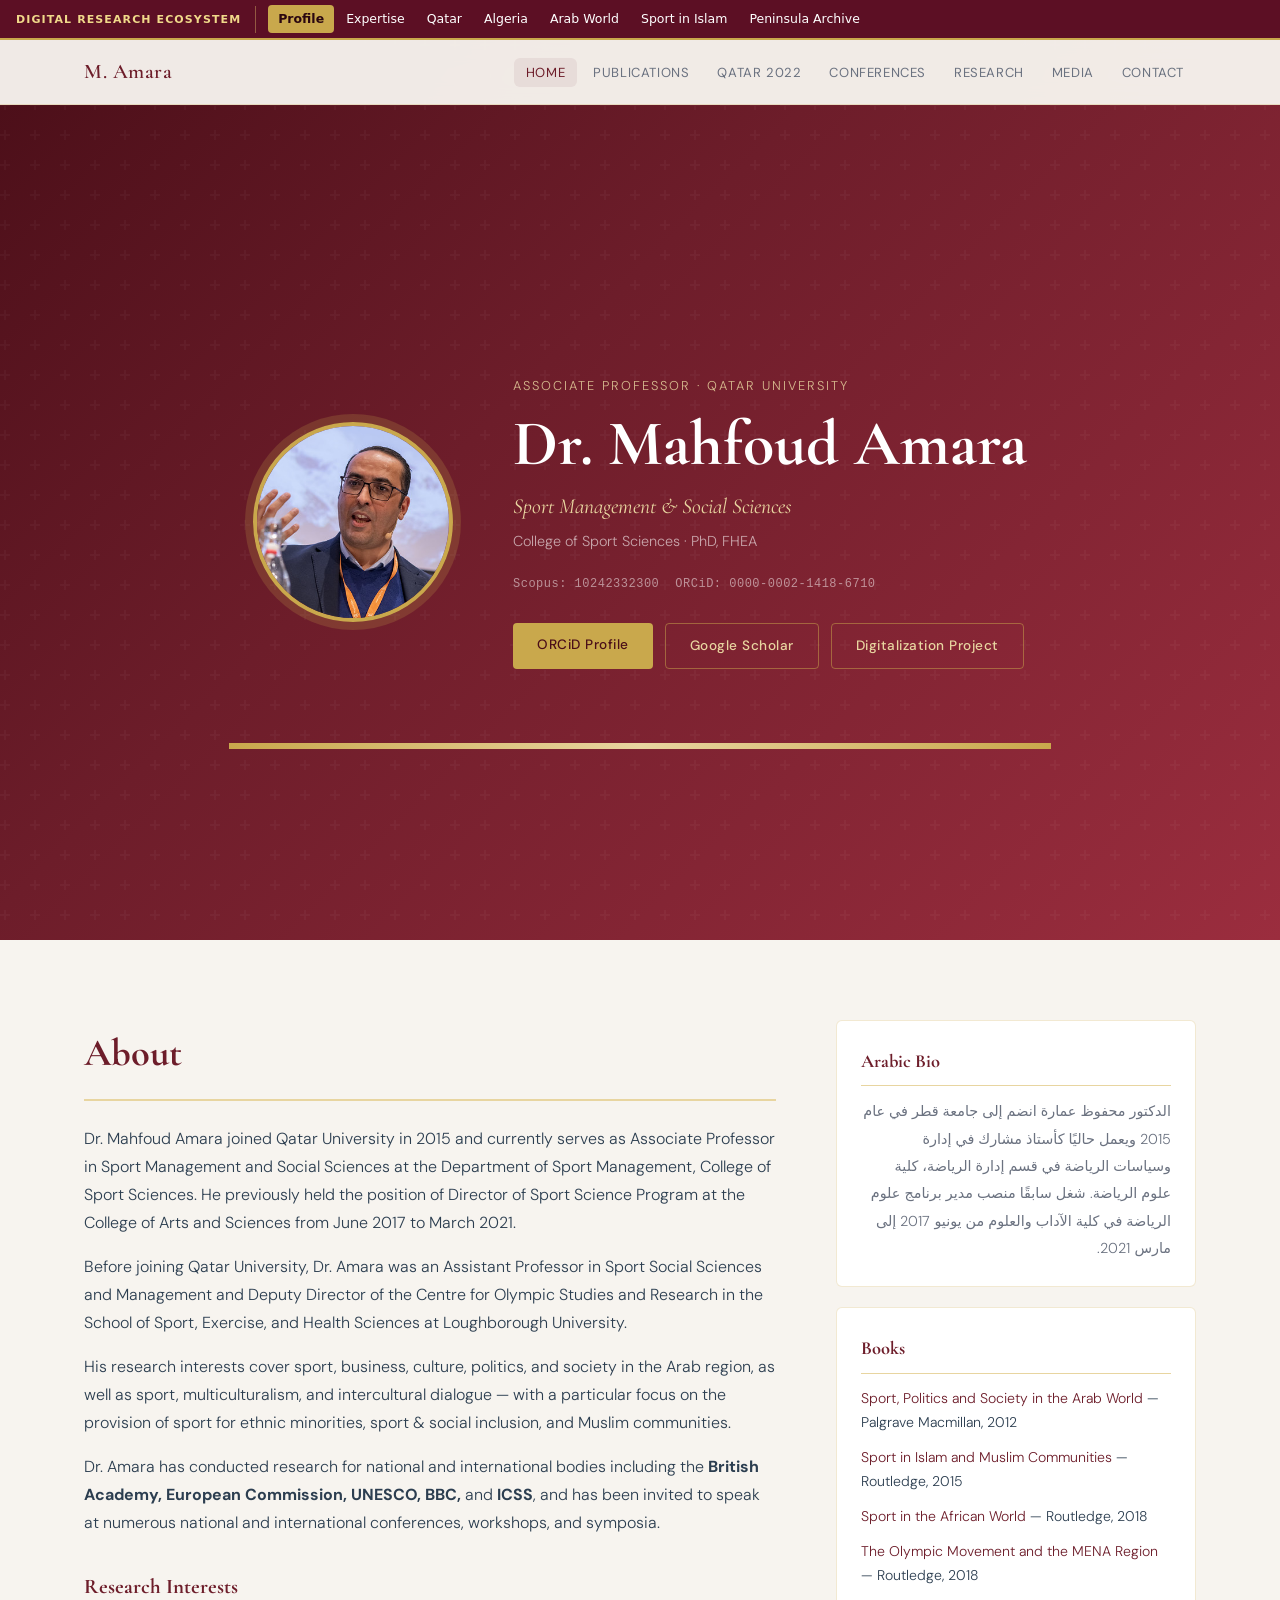
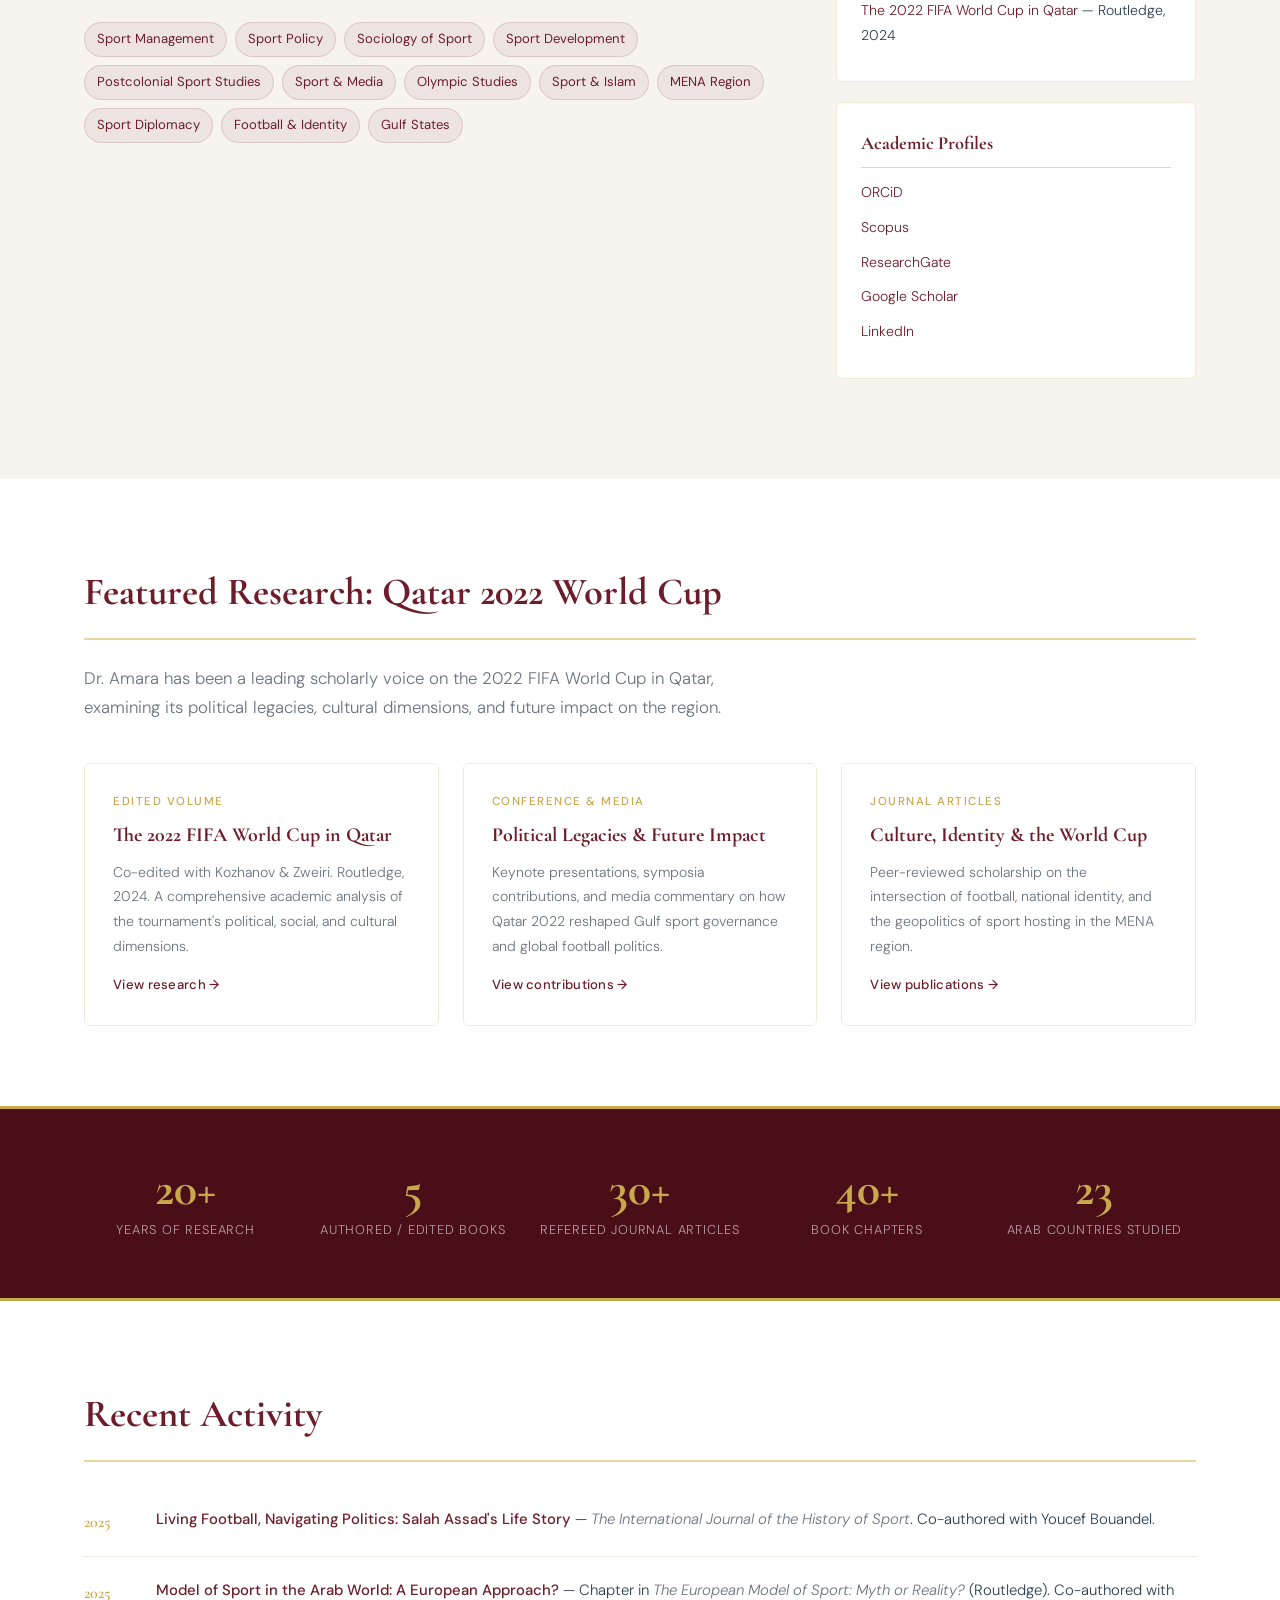
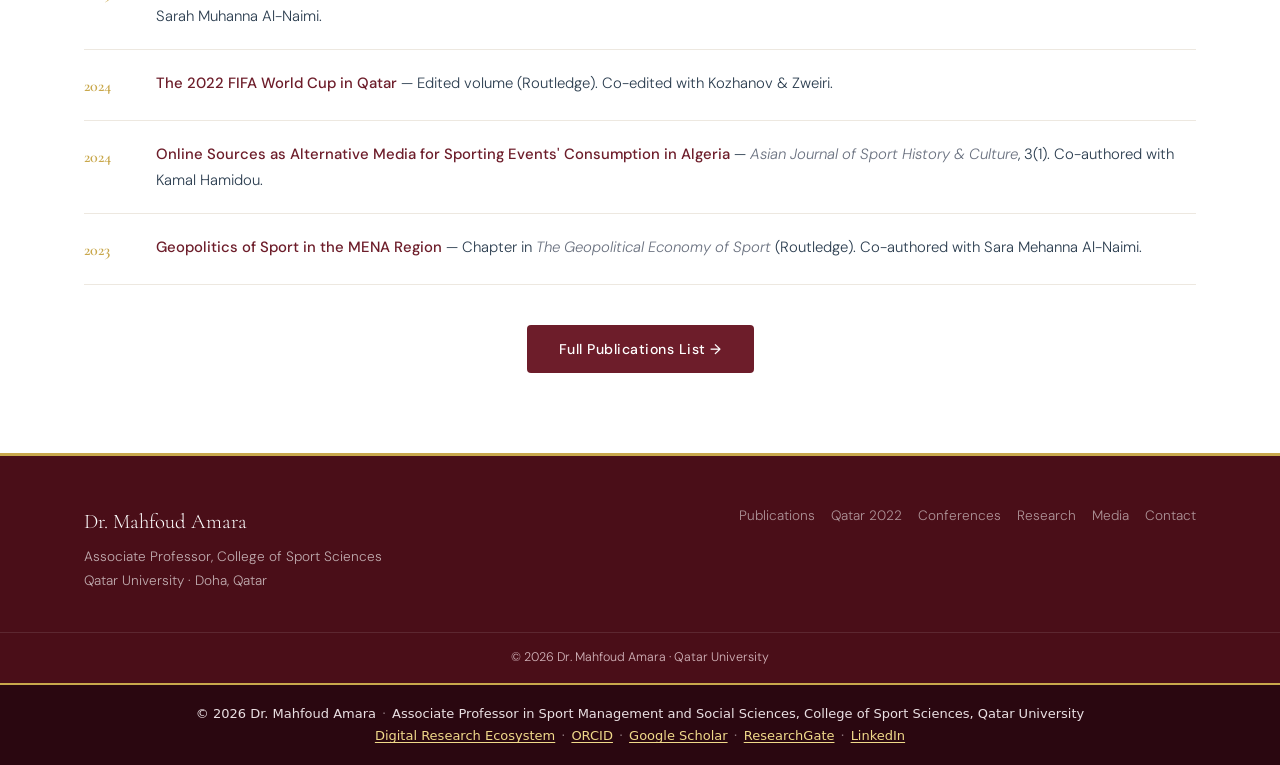
<file: index.html>
<!DOCTYPE html>
<html lang="en">
<head>
  <meta charset="UTF-8">
  <meta name="viewport" content="width=device-width, initial-scale=1.0">
<link rel="preconnect" href="https://fonts.gstatic.com" crossorigin>
<meta name="description" content="Dr. Mahfoud Amara, Associate Professor in Sport Management and Social Sciences at Qatar University: research on sport, politics, culture and society in the Arab world.">
<link rel="canonical" href="https://mahfoudm33.github.io/Dr-Mahfoud-Amara-webpage-/">
<meta name="author" content="Mahfoud Amara">
<meta property="og:type" content="website">
<meta property="og:site_name" content="Dr. Mahfoud Amara — Digital Research Ecosystem">
<meta property="og:title" content="Dr. Mahfoud Amara | Associate Professor, Qatar University">
<meta property="og:description" content="Dr. Mahfoud Amara, Associate Professor in Sport Management and Social Sciences at Qatar University: research on sport, politics, culture and society in the Arab world.">
<meta property="og:url" content="https://mahfoudm33.github.io/Dr-Mahfoud-Amara-webpage-/">
<meta name="twitter:card" content="summary">
<meta name="theme-color" content="#5c0f24">
<link rel="icon" type="image/svg+xml" href="data:image/svg+xml,%3Csvg xmlns='http://www.w3.org/2000/svg' viewBox='0 0 32 32'%3E%3Crect width='32' height='32' rx='6' fill='%235c0f24'/%3E%3Ctext x='16' y='21.5' text-anchor='middle' font-family='Georgia,serif' font-size='15' font-weight='700' fill='%23e6c86e'%3EMA%3C/text%3E%3C/svg%3E">

  <title>Dr. Mahfoud Amara | Associate Professor, Qatar University</title>
  <link rel="preconnect" href="https://fonts.googleapis.com">
  <link href="https://fonts.googleapis.com/css2?family=Cormorant+Garamond:ital,wght@0,400;0,500;0,600;0,700;1,400;1,600&family=DM+Sans:ital,opsz,wght@0,9..40,300;0,9..40,400;0,9..40,500;1,9..40,300&display=swap" rel="stylesheet">
  <link rel="stylesheet" href="assets/css/style.css">
<style id="mae-shared">
/* Shared Digital Research Ecosystem bar and footer — identical in every project. Edit in one place and copy to all. */
:where(a,button,input,select,textarea,summary,[tabindex]):focus-visible{outline:2px solid #c9a84c;outline-offset:2px}
.mae-bar,.mae-foot{box-sizing:border-box;font-family:system-ui,-apple-system,"Segoe UI",Roboto,Arial,sans-serif;direction:ltr;text-align:left}
.mae-bar *,.mae-foot *{box-sizing:border-box}
.mae-bar a,.mae-foot a{all:unset;cursor:pointer}
.mae-bar{display:flex;align-items:center;gap:12px;width:100%;height:40px;flex:0 0 40px;margin:0;padding:0 16px;background:#5c0f24;border-bottom:2px solid #c9a84c;color:#fff;font-size:12.5px;line-height:1;white-space:nowrap;overflow-x:auto;overflow-y:hidden;scrollbar-width:none;position:relative;z-index:1002}
.mae-bar::-webkit-scrollbar{display:none}
.mae-bar .mae-home{flex:0 0 auto;padding:8px 14px 8px 0;border-right:1px solid rgba(230,200,110,.4);color:#f0d98a;font-size:11px;font-weight:700;letter-spacing:.1em;text-transform:uppercase}
.mae-bar ul{display:flex;gap:2px;list-style:none;margin:0;padding:0}
.mae-bar li{margin:0;padding:0;list-style:none}
.mae-bar li a{display:block;padding:8px 10px;border-radius:4px;color:#fff;font-weight:500}
.mae-bar li a:hover,.mae-bar .mae-home:hover{background:rgba(255,255,255,.14)}
.mae-bar li a[aria-current]{background:#c9a84c;color:#2a0710;font-weight:700}
.mae-bar a:focus-visible,.mae-foot a:focus-visible{outline:2px solid #fff;outline-offset:1px}
.mae-foot{width:100%;margin:0;padding:18px 16px;background:#2a0710;border-top:2px solid #c9a84c;color:#e9dfe2;font-size:13px;line-height:1.7;text-align:center;position:relative;z-index:1}
.mae-foot a{color:#f0d98a;text-decoration:underline;text-underline-offset:2px}
.mae-foot a:hover{color:#fff}
.mae-foot .mae-sep{opacity:.5;margin:0 6px}
</style>
</head>
<body>
<div class="mae-bar" role="navigation" aria-label="Digital Research Ecosystem — projects by Dr. Mahfoud Amara"><a class="mae-home" href="https://mahfoudm33.github.io/Digital-Research-Ecosystem-Project/">Digital Research Ecosystem</a><ul><li><a href="https://mahfoudm33.github.io/Dr-Mahfoud-Amara-webpage-/" aria-current="page">Profile</a></li><li><a href="https://mahfoudm33.github.io/expertise/">Expertise</a></li><li><a href="https://mahfoudm33.github.io/Sport-in-Qatar-Research-Project/">Qatar</a></li><li><a href="https://mahfoudm33.github.io/Sport-and-Algerian-Studies/">Algeria</a></li><li><a href="https://mahfoudm33.github.io/Dr-Mahfoud-Amara-Publications-Arab-World/">Arab World</a></li><li><a href="https://mahfoudm33.github.io/Sport-in-Islam-and-Muslim-Communities-Project/">Sport in Islam</a></li><li><a href="https://mahfoudm33.github.io/Dr-Mahfoud-Amara-in-the-Peninsula-/">Peninsula Archive</a></li></ul></div>

  <!-- Navigation -->
  <nav class="nav" id="nav">
    <div class="nav-inner">
      <a href="index.html" class="nav-logo">M. Amara</a>
      <button class="nav-toggle" id="navToggle" aria-label="Menu">
        <span></span><span></span><span></span>
      </button>
      <ul class="nav-links" id="navLinks">
        <li><a href="index.html" class="active">Home</a></li>
        <li><a href="publications.html">Publications</a></li>
        <li><a href="world-cup-2022.html">Qatar 2022</a></li>
        <li><a href="conferences.html">Conferences</a></li>
        <li><a href="research.html">Research</a></li>
        <li><a href="media.html">Media</a></li>
        <li><a href="contact.html">Contact</a></li>
      </ul>
    </div>
  </nav>

  <!-- Hero -->
  <header class="hero">
    <div class="hero-bg"></div>
    <div class="hero-content">
      <div class="hero-photo-wrap">
        <img src="assets/img/profile.jpg" alt="Dr. Mahfoud Amara" class="hero-photo" onerror="this.style.display='none';this.nextElementSibling.style.display='flex'">
        <div class="hero-photo-fallback">MA</div>
      </div>
      <div class="hero-text">
        <p class="hero-label">Associate Professor · Qatar University</p>
        <h1 class="hero-name">Dr. Mahfoud Amara</h1>
        <p class="hero-title">Sport Management &amp; Social Sciences</p>
        <p class="hero-subtitle">College of Sport Sciences · PhD, FHEA</p>
        <div class="hero-ids">
          <span>Scopus: 10242332300</span>
          <span>ORCiD: 0000-0002-1418-6710</span>
        </div>
        <div class="hero-links">
          <a href="https://orcid.org/0000-0002-1418-6710" target="_blank" class="hero-btn" rel="noopener noreferrer">ORCiD Profile</a>
          <a href="https://scholar.google.com" target="_blank" class="hero-btn hero-btn-outline" rel="noopener noreferrer">Google Scholar</a>
          <a href="https://mahfoudm33.github.io/Sport-in-Qatar-Research-Project/" target="_blank" class="hero-btn hero-btn-outline" rel="noopener noreferrer">Digitalization Project</a>
          
      </div>
    </div>
    <div class="hero-stripe"></div>
  </header>

  <main>

    <!-- About Section -->
    <section class="section section-about">
      <div class="container two-col">
        <div class="about-text fade-in">
          <h2 class="section-title">About</h2>
          <p>Dr. Mahfoud Amara joined Qatar University in 2015 and currently serves as Associate Professor in Sport Management and Social Sciences at the Department of Sport Management, College of Sport Sciences. He previously held the position of Director of Sport Science Program at the College of Arts and Sciences from June 2017 to March 2021.</p>
          <p>Before joining Qatar University, Dr. Amara was an Assistant Professor in Sport Social Sciences and Management and Deputy Director of the Centre for Olympic Studies and Research in the School of Sport, Exercise, and Health Sciences at Loughborough University.</p>
          <p>His research interests cover sport, business, culture, politics, and society in the Arab region, as well as sport, multiculturalism, and intercultural dialogue — with a particular focus on the provision of sport for ethnic minorities, sport &amp; social inclusion, and Muslim communities.</p>
          <p>Dr. Amara has conducted research for national and international bodies including the <strong>British Academy, European Commission, UNESCO, BBC,</strong> and <strong>ICSS</strong>, and has been invited to speak at numerous national and international conferences, workshops, and symposia.</p>

          <h3 class="sub-title">Research Interests</h3>
          <div class="tag-cloud">
            <span class="tag">Sport Management</span>
            <span class="tag">Sport Policy</span>
            <span class="tag">Sociology of Sport</span>
            <span class="tag">Sport Development</span>
            <span class="tag">Postcolonial Sport Studies</span>
            <span class="tag">Sport &amp; Media</span>
            <span class="tag">Olympic Studies</span>
            <span class="tag">Sport &amp; Islam</span>
            <span class="tag">MENA Region</span>
            <span class="tag">Sport Diplomacy</span>
            <span class="tag">Football &amp; Identity</span>
            <span class="tag">Gulf States</span>
          </div>
        </div>

        <div class="about-sidebar fade-in fade-in-delay">
          <div class="sidebar-card">
            <h3>Arabic Bio</h3>
            <p class="arabic-text">الدكتور محفوظ عمارة انضم إلى جامعة قطر في عام 2015 ويعمل حاليًا كأستاذ مشارك في إدارة وسياسات الرياضة في قسم إدارة الرياضة، كلية علوم الرياضة. شغل سابقًا منصب مدير برنامج علوم الرياضة في كلية الآداب والعلوم من يونيو 2017 إلى مارس 2021.</p>
          </div>

          <div class="sidebar-card">
            <h3>Books</h3>
            <ul class="book-list">
              <li><a href="https://www.bookdepository.com/Sport-Politics-Society-Arab-World-M-Amara/9781349338849" target="_blank" rel="noopener noreferrer">Sport, Politics and Society in the Arab World</a> — Palgrave Macmillan, 2012</li>
              <li><a href="https://www.routledge.com/Sport-in-Islam-and-in-Muslim-Communities/Testa-Amara/p/book/9781138067912" target="_blank" rel="noopener noreferrer">Sport in Islam and Muslim Communities</a> — Routledge, 2015</li>
              <li><a href="https://www.routledge.com/Sport-in-the-African-World/Nauright-Amara/p/book/9780367895761" target="_blank" rel="noopener noreferrer">Sport in the African World</a> — Routledge, 2018</li>
              <li><a href="https://www.routledge.com/The-Olympic-Movement-and-the-Middle-East-and-North-Africa-Region/Amara/p/book/9780367729523" target="_blank" rel="noopener noreferrer">The Olympic Movement and the MENA Region</a> — Routledge, 2018</li>
              <li><a href="https://doi.org/10.4324/9781003453246" target="_blank" rel="noopener noreferrer">The 2022 FIFA World Cup in Qatar</a> — Routledge, 2024</li>
            </ul>
          </div>

          <div class="sidebar-card">
            <h3>Academic Profiles</h3>
            <ul class="profile-links">
              <li><a href="https://orcid.org/0000-0002-1418-6710" target="_blank" rel="noopener noreferrer">ORCiD</a></li>
              <li><a href="https://www.scopus.com/authid/detail.uri?authorId=10242332300" target="_blank" rel="noopener noreferrer">Scopus</a></li>
              <li><a href="https://www.researchgate.net" target="_blank" rel="noopener noreferrer">ResearchGate</a></li>
              <li><a href="https://scholar.google.com" target="_blank" rel="noopener noreferrer">Google Scholar</a></li>
              <li><a href="https://www.linkedin.com" target="_blank" rel="noopener noreferrer">LinkedIn</a></li>
            </ul>
          </div>
        </div>
      </div>
    </section>

    <!-- Featured Section: Qatar 2022 -->
    <section class="section section-featured">
      <div class="container">
        <h2 class="section-title fade-in">Featured Research: Qatar 2022 World Cup</h2>
        <p class="section-intro fade-in">Dr. Amara has been a leading scholarly voice on the 2022 FIFA World Cup in Qatar, examining its political legacies, cultural dimensions, and future impact on the region.</p>
        <div class="featured-grid">
          <a href="world-cup-2022.html" class="featured-card fade-in">
            <div class="featured-card-inner">
              <span class="featured-label">Edited Volume</span>
              <h3>The 2022 FIFA World Cup in Qatar</h3>
              <p>Co-edited with Kozhanov &amp; Zweiri. Routledge, 2024. A comprehensive academic analysis of the tournament's political, social, and cultural dimensions.</p>
              <span class="card-link">View research →</span>
            </div>
          </a>
          <a href="world-cup-2022.html" class="featured-card fade-in">
            <div class="featured-card-inner">
              <span class="featured-label">Conference & Media</span>
              <h3>Political Legacies &amp; Future Impact</h3>
              <p>Keynote presentations, symposia contributions, and media commentary on how Qatar 2022 reshaped Gulf sport governance and global football politics.</p>
              <span class="card-link">View contributions →</span>
            </div>
          </a>
          <a href="publications.html" class="featured-card fade-in">
            <div class="featured-card-inner">
              <span class="featured-label">Journal Articles</span>
              <h3>Culture, Identity &amp; the World Cup</h3>
              <p>Peer-reviewed scholarship on the intersection of football, national identity, and the geopolitics of sport hosting in the MENA region.</p>
              <span class="card-link">View publications →</span>
            </div>
          </a>
        </div>
      </div>
    </section>

    <!-- Stats Strip -->
    <section class="stats-strip">
      <div class="container stats-grid">
        <div class="stat fade-in"><span class="stat-num">20+</span><span class="stat-label">Years of research</span></div>
        <div class="stat fade-in"><span class="stat-num">5</span><span class="stat-label">Authored / edited books</span></div>
        <div class="stat fade-in"><span class="stat-num">30+</span><span class="stat-label">Refereed journal articles</span></div>
        <div class="stat fade-in"><span class="stat-num">40+</span><span class="stat-label">Book chapters</span></div>
        <div class="stat fade-in"><span class="stat-num">23</span><span class="stat-label">Arab countries studied</span></div>
      </div>
    </section>

    <!-- Recent Activity -->
    <section class="section">
      <div class="container">
        <h2 class="section-title fade-in">Recent Activity</h2>
        <div class="activity-list fade-in">
          <div class="activity-item">
            <span class="activity-year">2025</span>
            <div class="activity-body">
              <strong>Living Football, Navigating Politics: Salah Assad's Life Story</strong> — <em>The International Journal of the History of Sport</em>. Co-authored with Youcef Bouandel.
            </div>
          </div>
          <div class="activity-item">
            <span class="activity-year">2025</span>
            <div class="activity-body">
              <strong>Model of Sport in the Arab World: A European Approach?</strong> — Chapter in <em>The European Model of Sport: Myth or Reality?</em> (Routledge). Co-authored with Sarah Muhanna Al-Naimi.
            </div>
          </div>
          <div class="activity-item">
            <span class="activity-year">2024</span>
            <div class="activity-body">
              <strong>The 2022 FIFA World Cup in Qatar</strong> — Edited volume (Routledge). Co-edited with Kozhanov &amp; Zweiri.
            </div>
          </div>
          <div class="activity-item">
            <span class="activity-year">2024</span>
            <div class="activity-body">
              <strong>Online Sources as Alternative Media for Sporting Events' Consumption in Algeria</strong> — <em>Asian Journal of Sport History &amp; Culture</em>, 3(1). Co-authored with Kamal Hamidou.
            </div>
          </div>
          <div class="activity-item">
            <span class="activity-year">2023</span>
            <div class="activity-body">
              <strong>Geopolitics of Sport in the MENA Region</strong> — Chapter in <em>The Geopolitical Economy of Sport</em> (Routledge). Co-authored with Sara Mehanna Al-Naimi.
            </div>
          </div>
        </div>
        <div class="center-link fade-in">
          <a href="publications.html" class="btn-primary">Full Publications List →</a>
        </div>
      </div>
    </section>

  </main>

  <footer class="site-footer">
    <div class="container footer-inner">
      <div class="footer-brand">
        <p class="footer-name">Dr. Mahfoud Amara</p>
        <p class="footer-role">Associate Professor, College of Sport Sciences</p>
        <p class="footer-inst">Qatar University · Doha, Qatar</p>
      </div>
      <nav class="footer-nav">
        <a href="publications.html">Publications</a>
        <a href="world-cup-2022.html">Qatar 2022</a>
        <a href="conferences.html">Conferences</a>
        <a href="research.html">Research</a>
        <a href="media.html">Media</a>
        <a href="contact.html">Contact</a>
      </nav>
    </div>
    <div class="footer-bottom">
      <p>© 2026 Dr. Mahfoud Amara · Qatar University</p>
    </div>
  </footer>
<div class="mae-foot" role="complementary" aria-label="About the author and the Digital Research Ecosystem">© 2026 Dr. Mahfoud Amara<span class="mae-sep" aria-hidden="true">·</span>Associate Professor in Sport Management and Social Sciences, College of Sport Sciences, Qatar University<br><a href="https://mahfoudm33.github.io/Digital-Research-Ecosystem-Project/">Digital Research Ecosystem</a><span class="mae-sep" aria-hidden="true">·</span><a href="https://orcid.org/0000-0002-1418-6710" rel="me noopener">ORCID</a><span class="mae-sep" aria-hidden="true">·</span><a href="https://scholar.google.com/citations?user=39pE9mIAAAAJ" rel="me noopener">Google Scholar</a><span class="mae-sep" aria-hidden="true">·</span><a href="https://www.researchgate.net/profile/Mahfoud-Amara" rel="me noopener">ResearchGate</a><span class="mae-sep" aria-hidden="true">·</span><a href="https://www.linkedin.com/in/amaramahfoud" rel="me noopener">LinkedIn</a></div>

  <button class="back-to-top" id="backToTop" aria-label="Back to top">↑</button>
  <script src="assets/js/main.js" defer></script>
<script>/* keeps the fixed site header below the ecosystem bar until it scrolls away */(function(){var b=document.querySelector(".mae-bar"),n=document.querySelector('#nav');if(!b||!n)return;function f(){var o=Math.max(0,b.offsetHeight-window.scrollY);n.style.top=o+"px";}f();addEventListener("scroll",f,{passive:true});addEventListener("resize",f);})();</script>
</body>
</html>
</file>
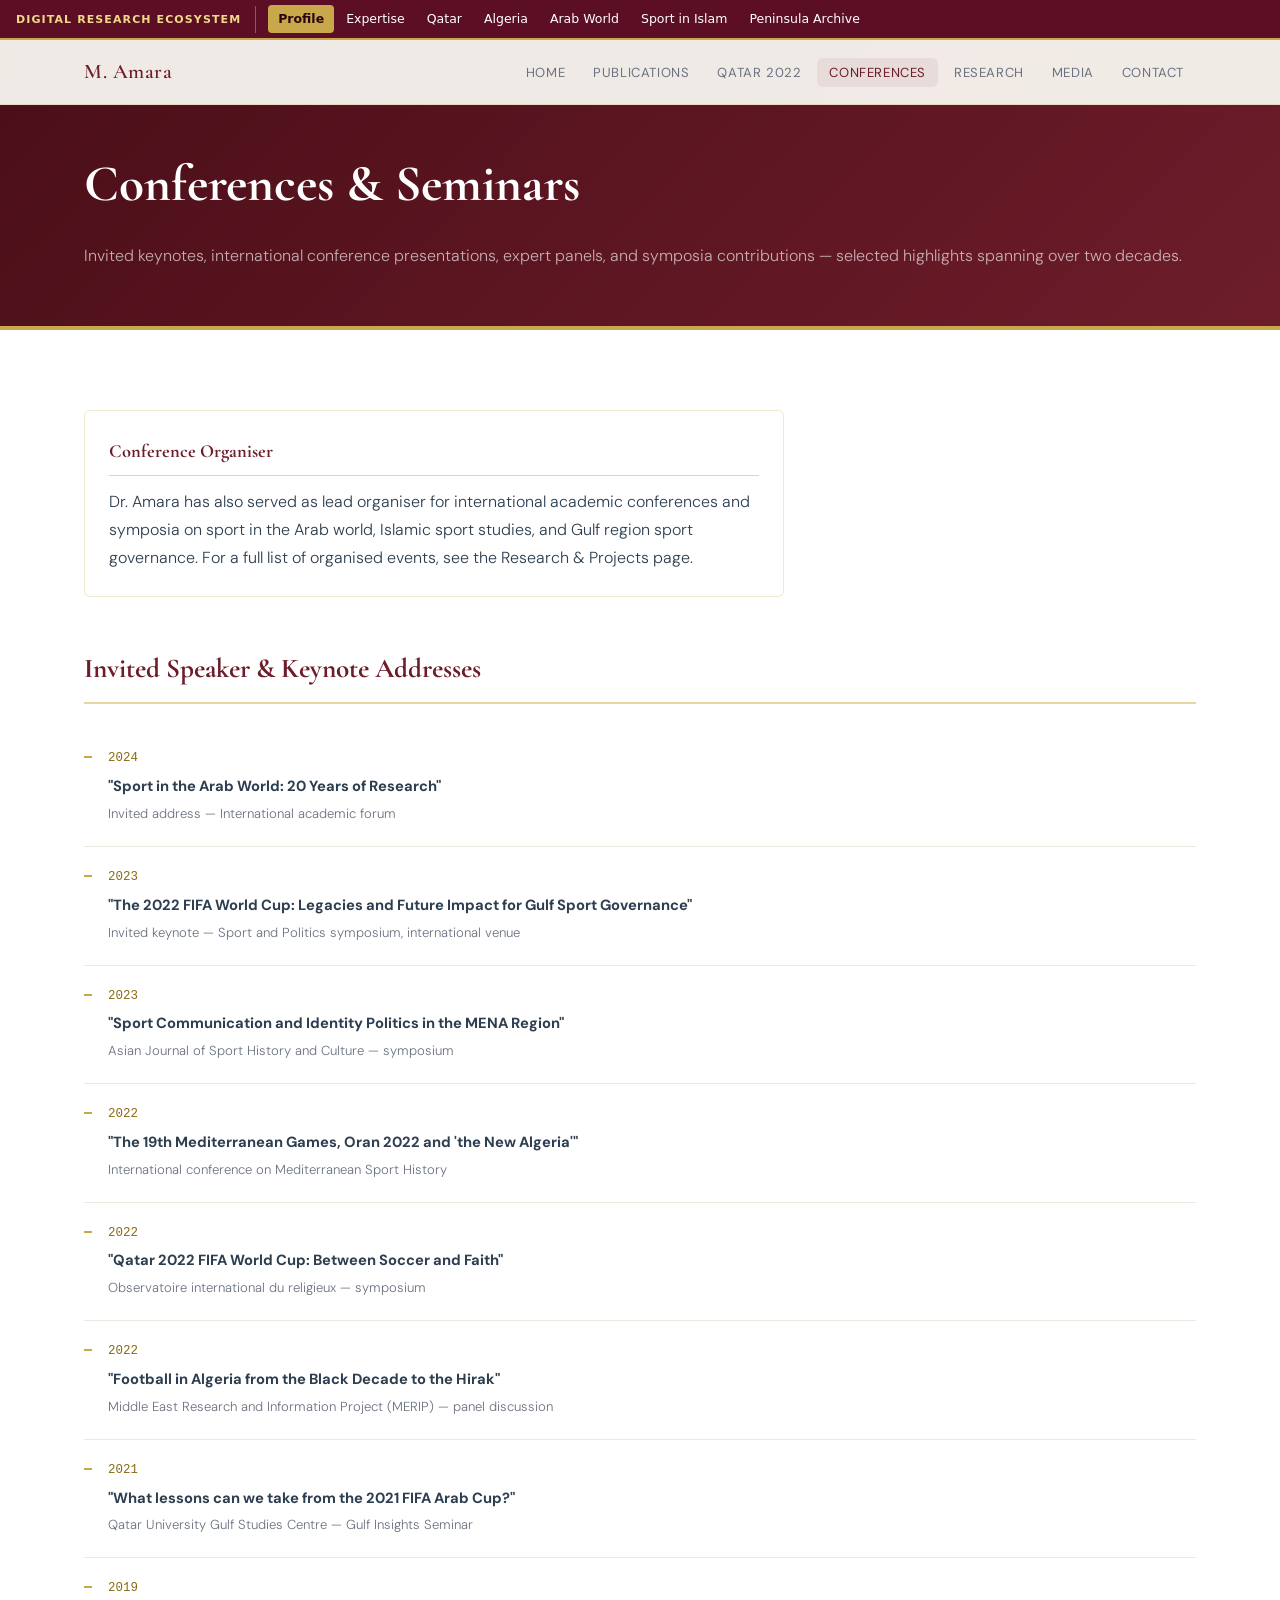
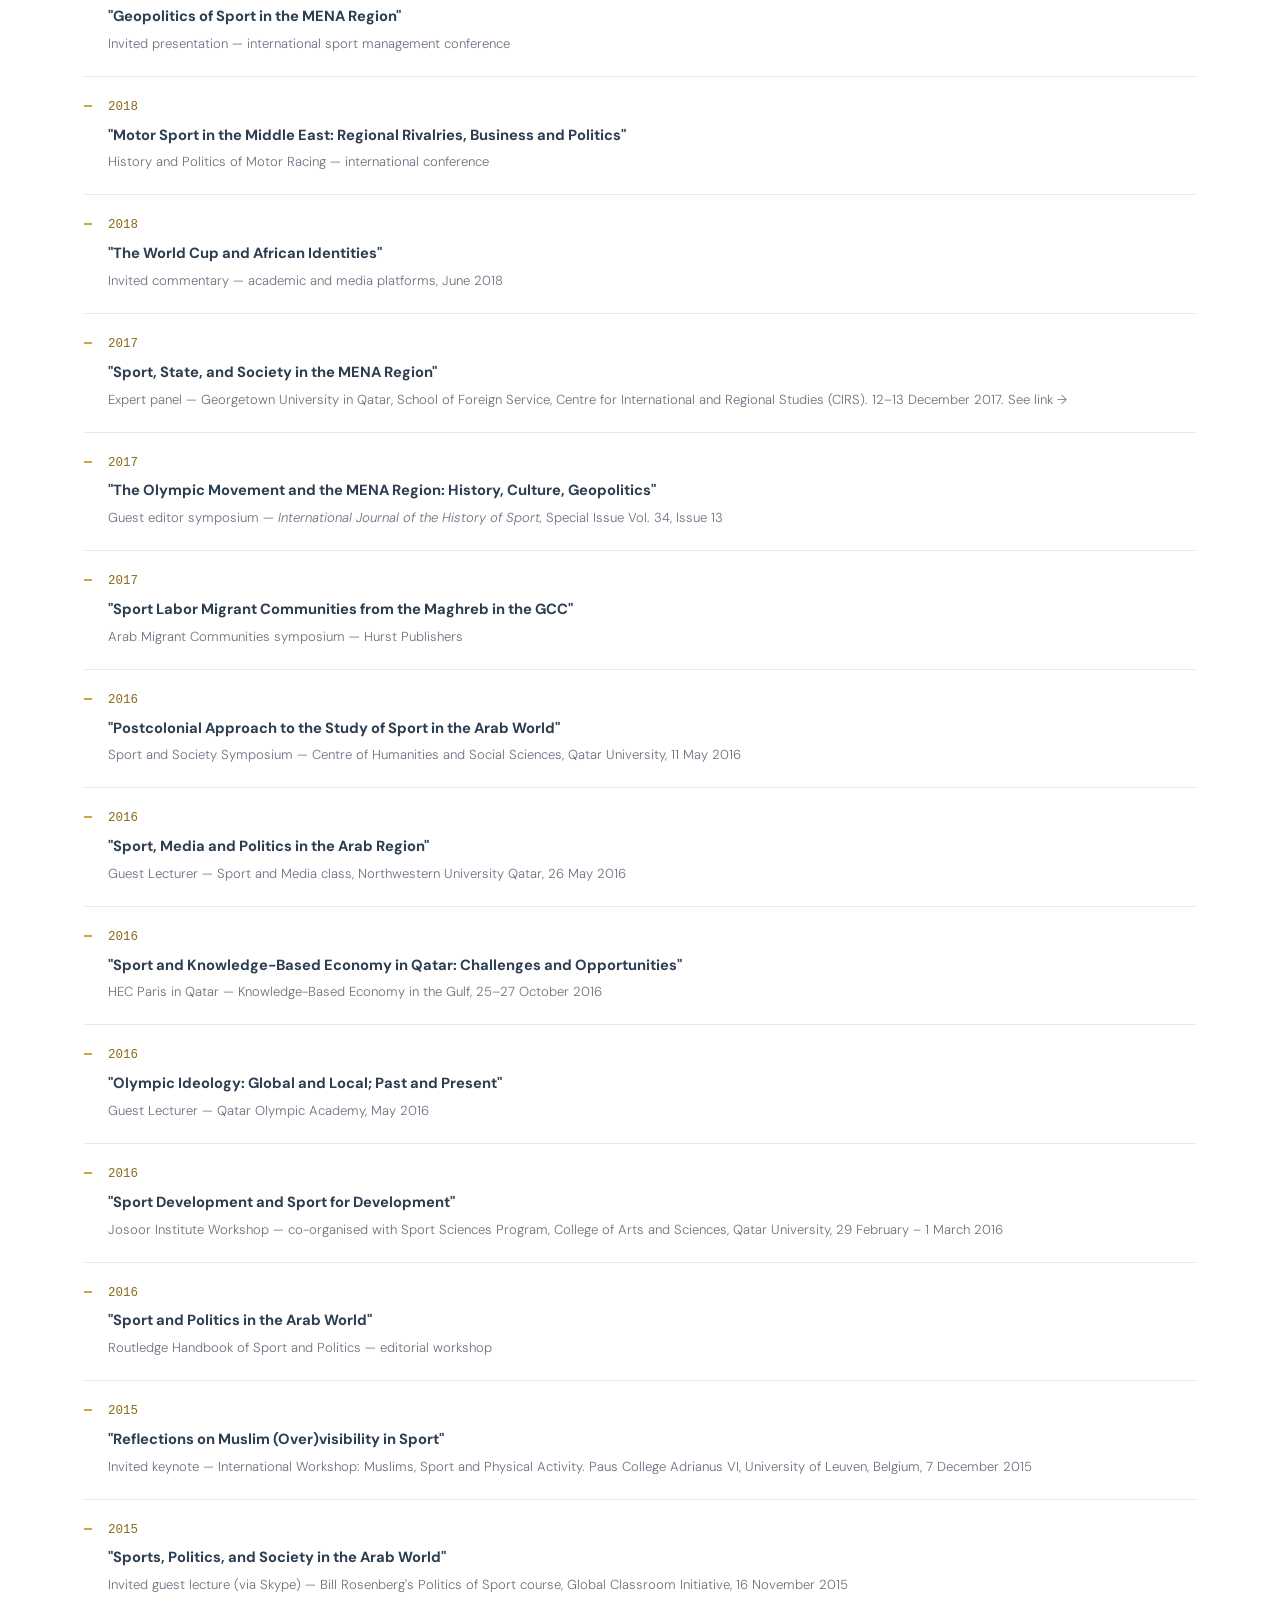
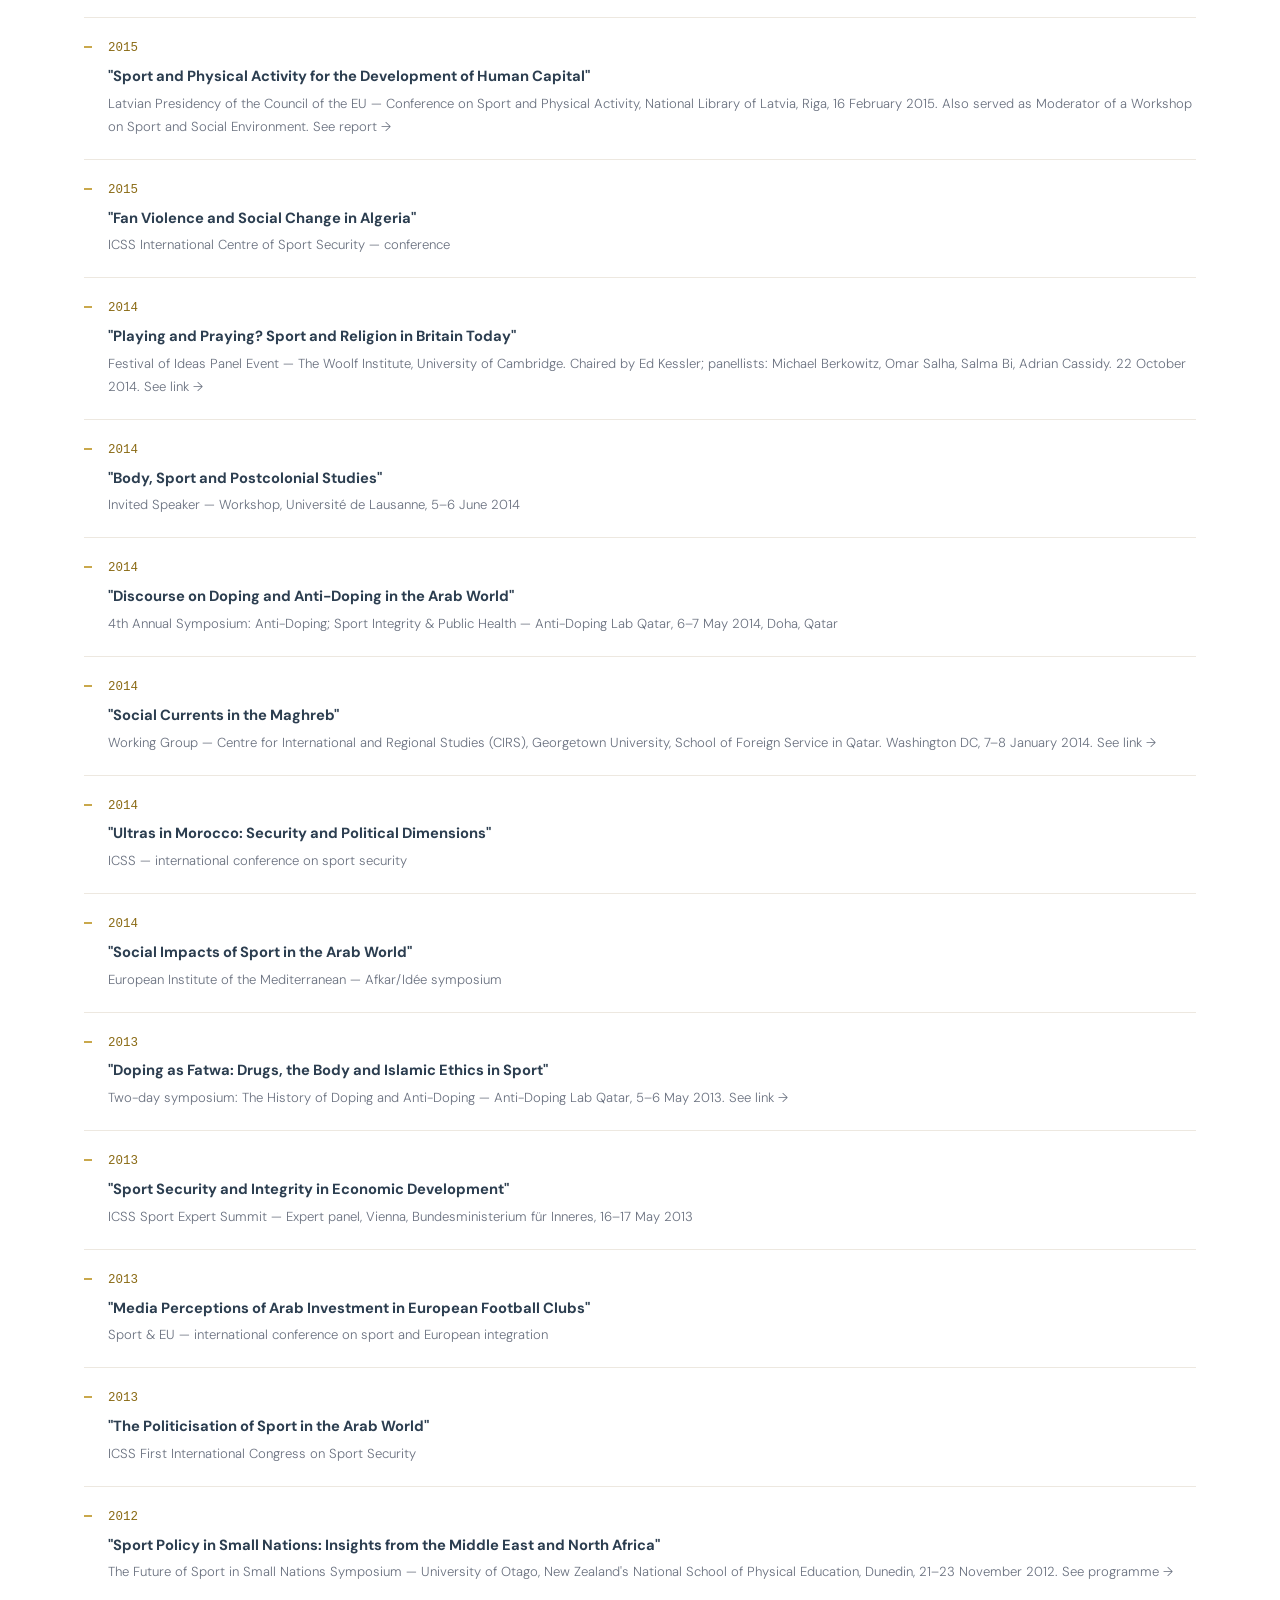
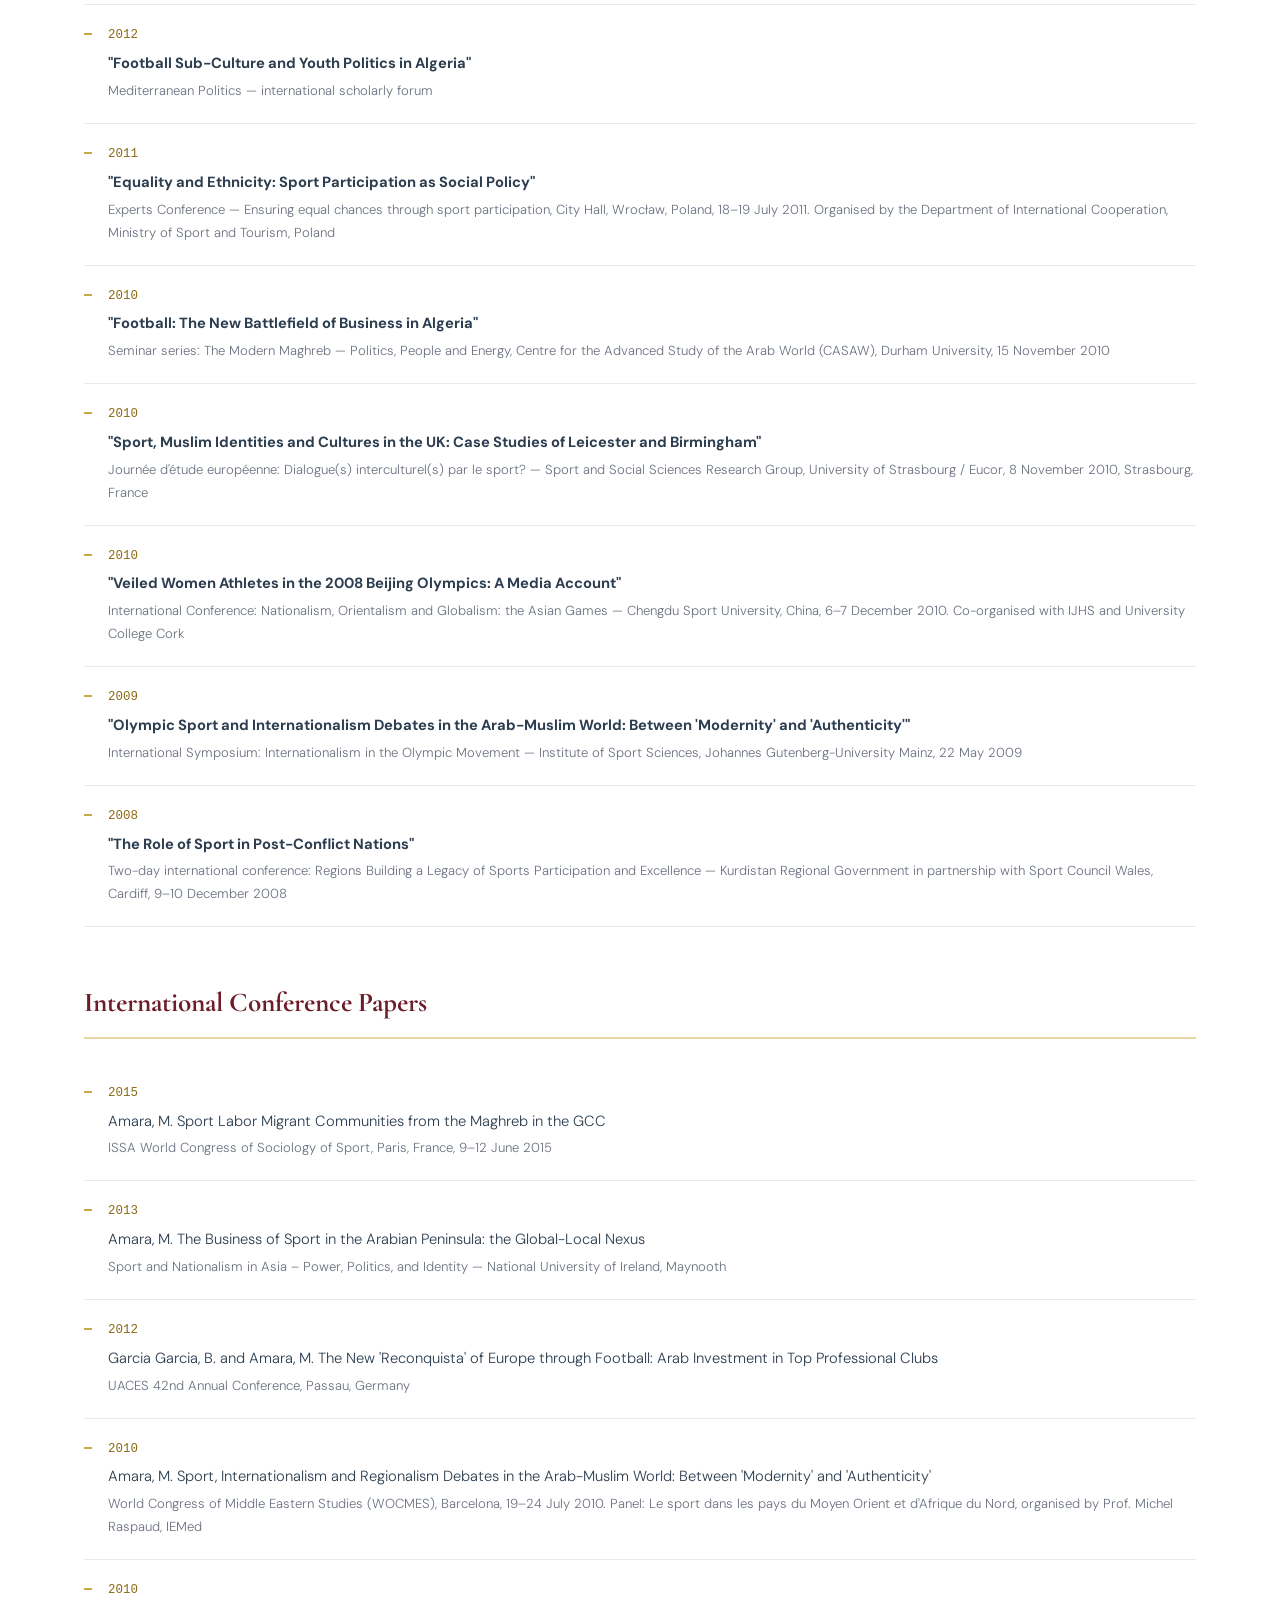
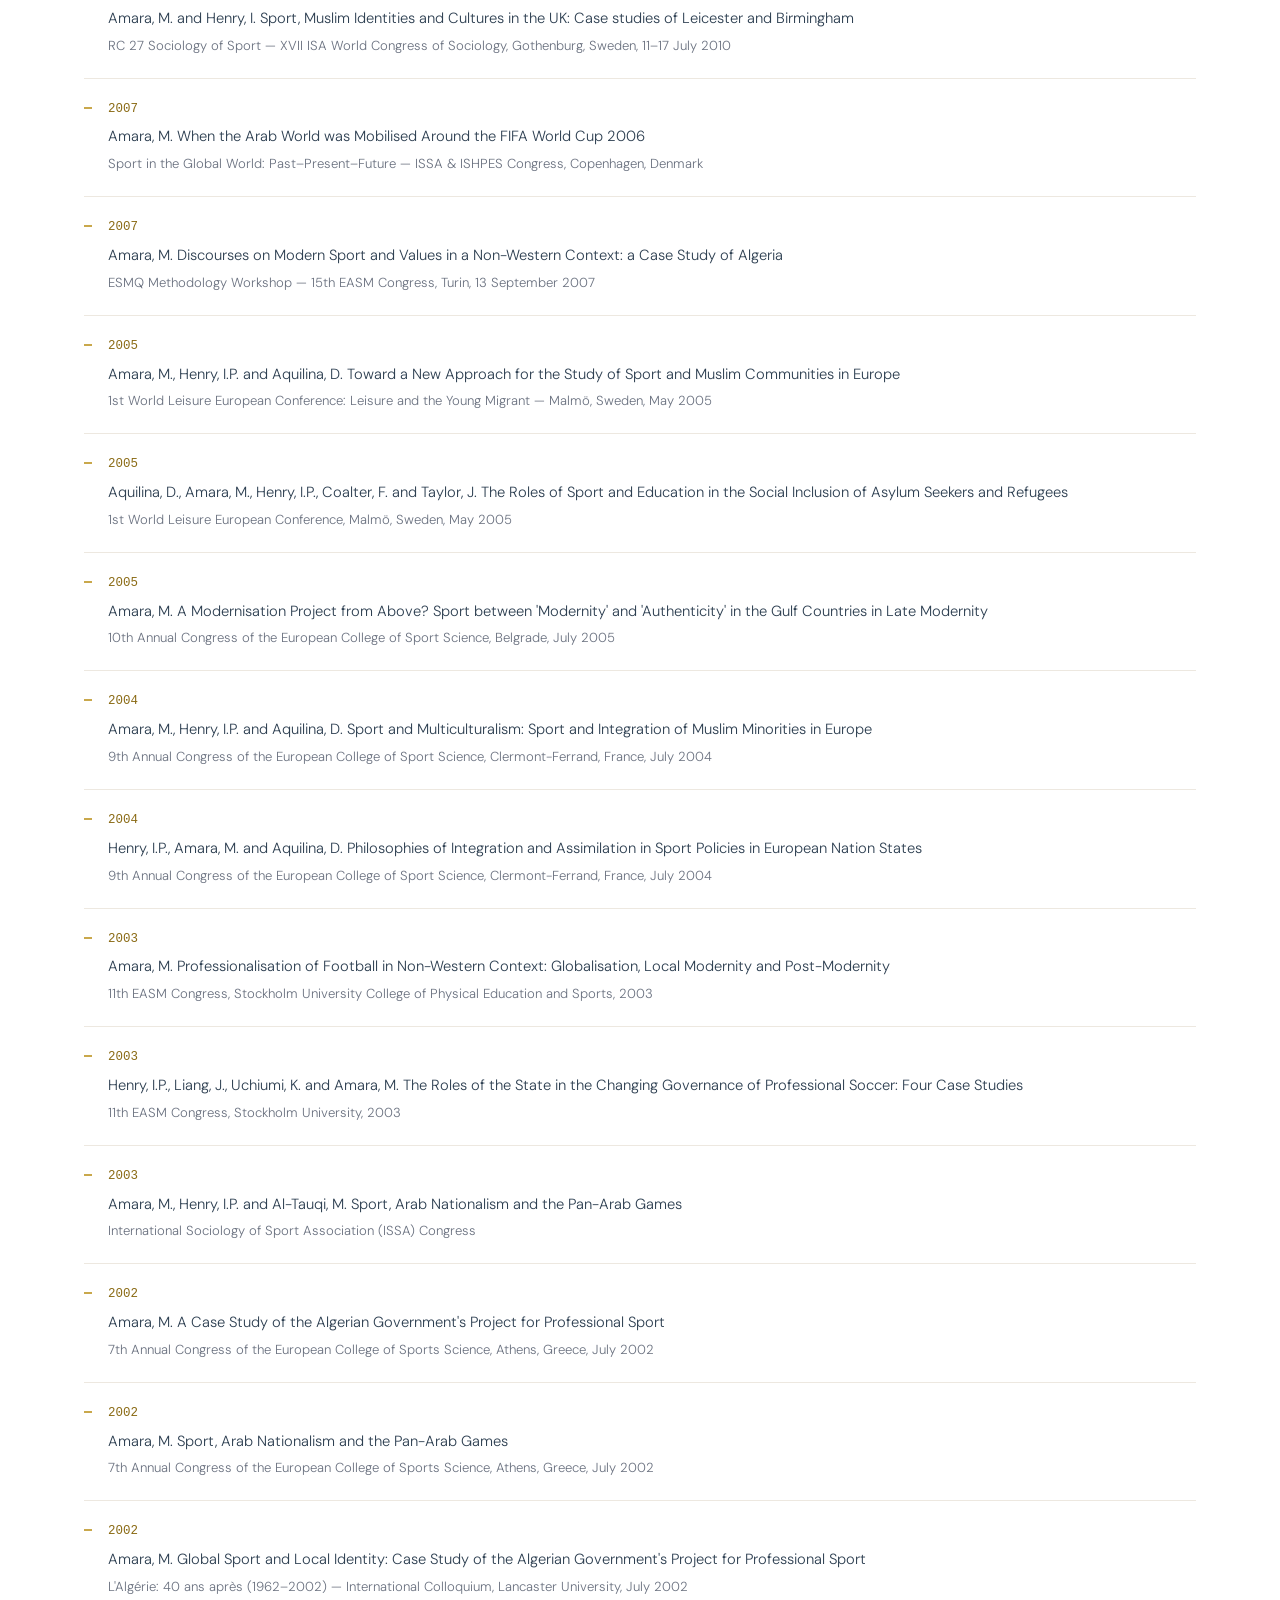
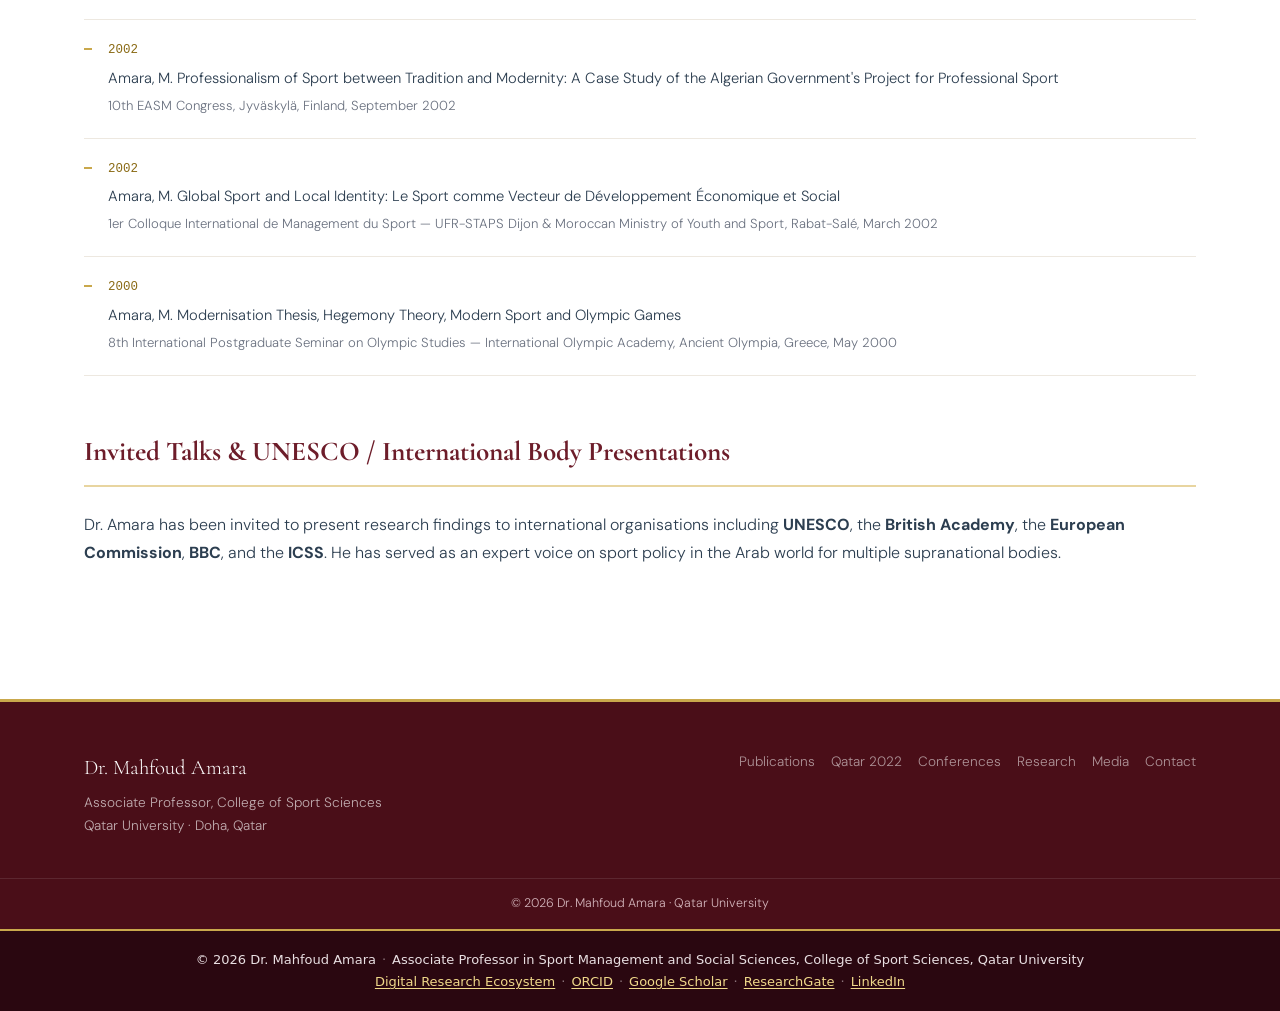
<file: conferences.html>
<!DOCTYPE html>
<html lang="en">
<head>
  <meta charset="UTF-8">
  <meta name="viewport" content="width=device-width, initial-scale=1.0">
<link rel="preconnect" href="https://fonts.gstatic.com" crossorigin>
<meta name="description" content="Conference papers, keynotes and seminars given by Dr. Mahfoud Amara on sport, politics and society in the MENA region.">
<link rel="canonical" href="https://mahfoudm33.github.io/Dr-Mahfoud-Amara-webpage-/conferences.html">
<meta name="author" content="Mahfoud Amara">
<meta property="og:type" content="website">
<meta property="og:site_name" content="Dr. Mahfoud Amara — Digital Research Ecosystem">
<meta property="og:title" content="Conferences &amp; Seminars | Dr. Mahfoud Amara">
<meta property="og:description" content="Conference papers, keynotes and seminars given by Dr. Mahfoud Amara on sport, politics and society in the MENA region.">
<meta property="og:url" content="https://mahfoudm33.github.io/Dr-Mahfoud-Amara-webpage-/conferences.html">
<meta name="twitter:card" content="summary">
<meta name="theme-color" content="#5c0f24">
<link rel="icon" type="image/svg+xml" href="data:image/svg+xml,%3Csvg xmlns='http://www.w3.org/2000/svg' viewBox='0 0 32 32'%3E%3Crect width='32' height='32' rx='6' fill='%235c0f24'/%3E%3Ctext x='16' y='21.5' text-anchor='middle' font-family='Georgia,serif' font-size='15' font-weight='700' fill='%23e6c86e'%3EMA%3C/text%3E%3C/svg%3E">

  <title>Conferences &amp; Seminars | Dr. Mahfoud Amara</title>
  <link rel="preconnect" href="https://fonts.googleapis.com">
  <link href="https://fonts.googleapis.com/css2?family=Cormorant+Garamond:ital,wght@0,400;0,500;0,600;0,700;1,400;1,600&family=DM+Sans:ital,opsz,wght@0,9..40,300;0,9..40,400;0,9..40,500;1,9..40,300&display=swap" rel="stylesheet">
  <link rel="stylesheet" href="assets/css/style.css">
<style id="mae-shared">
/* Shared Digital Research Ecosystem bar and footer — identical in every project. Edit in one place and copy to all. */
:where(a,button,input,select,textarea,summary,[tabindex]):focus-visible{outline:2px solid #c9a84c;outline-offset:2px}
.mae-bar,.mae-foot{box-sizing:border-box;font-family:system-ui,-apple-system,"Segoe UI",Roboto,Arial,sans-serif;direction:ltr;text-align:left}
.mae-bar *,.mae-foot *{box-sizing:border-box}
.mae-bar a,.mae-foot a{all:unset;cursor:pointer}
.mae-bar{display:flex;align-items:center;gap:12px;width:100%;height:40px;flex:0 0 40px;margin:0;padding:0 16px;background:#5c0f24;border-bottom:2px solid #c9a84c;color:#fff;font-size:12.5px;line-height:1;white-space:nowrap;overflow-x:auto;overflow-y:hidden;scrollbar-width:none;position:relative;z-index:1002}
.mae-bar::-webkit-scrollbar{display:none}
.mae-bar .mae-home{flex:0 0 auto;padding:8px 14px 8px 0;border-right:1px solid rgba(230,200,110,.4);color:#f0d98a;font-size:11px;font-weight:700;letter-spacing:.1em;text-transform:uppercase}
.mae-bar ul{display:flex;gap:2px;list-style:none;margin:0;padding:0}
.mae-bar li{margin:0;padding:0;list-style:none}
.mae-bar li a{display:block;padding:8px 10px;border-radius:4px;color:#fff;font-weight:500}
.mae-bar li a:hover,.mae-bar .mae-home:hover{background:rgba(255,255,255,.14)}
.mae-bar li a[aria-current]{background:#c9a84c;color:#2a0710;font-weight:700}
.mae-bar a:focus-visible,.mae-foot a:focus-visible{outline:2px solid #fff;outline-offset:1px}
.mae-foot{width:100%;margin:0;padding:18px 16px;background:#2a0710;border-top:2px solid #c9a84c;color:#e9dfe2;font-size:13px;line-height:1.7;text-align:center;position:relative;z-index:1}
.mae-foot a{color:#f0d98a;text-decoration:underline;text-underline-offset:2px}
.mae-foot a:hover{color:#fff}
.mae-foot .mae-sep{opacity:.5;margin:0 6px}
</style>
</head>
<body>
<div class="mae-bar" role="navigation" aria-label="Digital Research Ecosystem — projects by Dr. Mahfoud Amara"><a class="mae-home" href="https://mahfoudm33.github.io/Digital-Research-Ecosystem-Project/">Digital Research Ecosystem</a><ul><li><a href="https://mahfoudm33.github.io/Dr-Mahfoud-Amara-webpage-/" aria-current="page">Profile</a></li><li><a href="https://mahfoudm33.github.io/expertise/">Expertise</a></li><li><a href="https://mahfoudm33.github.io/Sport-in-Qatar-Research-Project/">Qatar</a></li><li><a href="https://mahfoudm33.github.io/Sport-and-Algerian-Studies/">Algeria</a></li><li><a href="https://mahfoudm33.github.io/Dr-Mahfoud-Amara-Publications-Arab-World/">Arab World</a></li><li><a href="https://mahfoudm33.github.io/Sport-in-Islam-and-Muslim-Communities-Project/">Sport in Islam</a></li><li><a href="https://mahfoudm33.github.io/Dr-Mahfoud-Amara-in-the-Peninsula-/">Peninsula Archive</a></li></ul></div>

  <nav class="nav" id="nav">
    <div class="nav-inner">
      <a href="index.html" class="nav-logo">M. Amara</a>
      <button class="nav-toggle" id="navToggle" aria-label="Menu"><span></span><span></span><span></span></button>
      <ul class="nav-links" id="navLinks">
        <li><a href="index.html">Home</a></li>
        <li><a href="publications.html">Publications</a></li>
        <li><a href="world-cup-2022.html">Qatar 2022</a></li>
        <li><a href="conferences.html" class="active">Conferences</a></li>
        <li><a href="research.html">Research</a></li>
        <li><a href="media.html">Media</a></li>
        <li><a href="contact.html">Contact</a></li>
      </ul>
    </div>
  </nav>

  <div class="page-hero">
    <div class="container">
      <h1>Conferences &amp; Seminars</h1>
      <p>Invited keynotes, international conference presentations, expert panels, and symposia contributions — selected highlights spanning over two decades.</p>
    </div>
  </div>

  <main class="section">
    <div class="container">

      <!-- Conference Organiser note -->
      <div class="sidebar-card fade-in" style="max-width:700px;margin-bottom:48px;">
        <h3>Conference Organiser</h3>
        <p>Dr. Amara has also served as lead organiser for international academic conferences and symposia on sport in the Arab world, Islamic sport studies, and Gulf region sport governance. For a full list of organised events, see the <a href="research.html">Research &amp; Projects</a> page.</p>
      </div>

      <!-- ══ INVITED SPEAKER / KEYNOTE ══ -->
      <div class="pub-section fade-in">
        <h2>Invited Speaker &amp; Keynote Addresses</h2>

        <div class="conf-item">
          <div class="conf-year">2024</div>
          <div class="conf-title"><strong>"Sport in the Arab World: 20 Years of Research"</strong></div>
          <div class="conf-venue">Invited address — International academic forum</div>
        </div>

        <div class="conf-item">
          <div class="conf-year">2023</div>
          <div class="conf-title"><strong>"The 2022 FIFA World Cup: Legacies and Future Impact for Gulf Sport Governance"</strong></div>
          <div class="conf-venue">Invited keynote — Sport and Politics symposium, international venue</div>
        </div>

        <div class="conf-item">
          <div class="conf-year">2023</div>
          <div class="conf-title"><strong>"Sport Communication and Identity Politics in the MENA Region"</strong></div>
          <div class="conf-venue">Asian Journal of Sport History and Culture — symposium</div>
        </div>

        <div class="conf-item">
          <div class="conf-year">2022</div>
          <div class="conf-title"><strong>"The 19th Mediterranean Games, Oran 2022 and 'the New Algeria'"</strong></div>
          <div class="conf-venue">International conference on Mediterranean Sport History</div>
        </div>

        <div class="conf-item">
          <div class="conf-year">2022</div>
          <div class="conf-title"><strong>"Qatar 2022 FIFA World Cup: Between Soccer and Faith"</strong></div>
          <div class="conf-venue">Observatoire international du religieux — symposium</div>
        </div>

        <div class="conf-item">
          <div class="conf-year">2022</div>
          <div class="conf-title"><strong>"Football in Algeria from the Black Decade to the Hirak"</strong></div>
          <div class="conf-venue">Middle East Research and Information Project (MERIP) — panel discussion</div>
        </div>

        <div class="conf-item">
          <div class="conf-year">2021</div>
          <div class="conf-title"><strong>"What lessons can we take from the 2021 FIFA Arab Cup?"</strong></div>
          <div class="conf-venue">Qatar University Gulf Studies Centre — Gulf Insights Seminar</div>
        </div>

        <div class="conf-item">
          <div class="conf-year">2019</div>
          <div class="conf-title"><strong>"Geopolitics of Sport in the MENA Region"</strong></div>
          <div class="conf-venue">Invited presentation — international sport management conference</div>
        </div>

        <div class="conf-item">
          <div class="conf-year">2018</div>
          <div class="conf-title"><strong>"Motor Sport in the Middle East: Regional Rivalries, Business and Politics"</strong></div>
          <div class="conf-venue">History and Politics of Motor Racing — international conference</div>
        </div>

        <div class="conf-item">
          <div class="conf-year">2018</div>
          <div class="conf-title"><strong>"The World Cup and African Identities"</strong></div>
          <div class="conf-venue">Invited commentary — academic and media platforms, June 2018</div>
        </div>

        <div class="conf-item">
          <div class="conf-year">2017</div>
          <div class="conf-title"><strong>"Sport, State, and Society in the MENA Region"</strong></div>
          <div class="conf-venue">Expert panel — Georgetown University in Qatar, School of Foreign Service, Centre for International and Regional Studies (CIRS). 12–13 December 2017. <a href="https://cirs.georgetown.edu/research/faculty-research/sports-society-and-state-middle-east" target="_blank" rel="noopener noreferrer">See link →</a></div>
        </div>

        <div class="conf-item">
          <div class="conf-year">2017</div>
          <div class="conf-title"><strong>"The Olympic Movement and the MENA Region: History, Culture, Geopolitics"</strong></div>
          <div class="conf-venue">Guest editor symposium — <em>International Journal of the History of Sport,</em> Special Issue Vol. 34, Issue 13</div>
        </div>

        <div class="conf-item">
          <div class="conf-year">2017</div>
          <div class="conf-title"><strong>"Sport Labor Migrant Communities from the Maghreb in the GCC"</strong></div>
          <div class="conf-venue">Arab Migrant Communities symposium — Hurst Publishers</div>
        </div>

        <div class="conf-item">
          <div class="conf-year">2016</div>
          <div class="conf-title"><strong>"Postcolonial Approach to the Study of Sport in the Arab World"</strong></div>
          <div class="conf-venue">Sport and Society Symposium — Centre of Humanities and Social Sciences, Qatar University, 11 May 2016</div>
        </div>

        <div class="conf-item">
          <div class="conf-year">2016</div>
          <div class="conf-title"><strong>"Sport, Media and Politics in the Arab Region"</strong></div>
          <div class="conf-venue">Guest Lecturer — Sport and Media class, Northwestern University Qatar, 26 May 2016</div>
        </div>

        <div class="conf-item">
          <div class="conf-year">2016</div>
          <div class="conf-title"><strong>"Sport and Knowledge-Based Economy in Qatar: Challenges and Opportunities"</strong></div>
          <div class="conf-venue">HEC Paris in Qatar — Knowledge-Based Economy in the Gulf, 25–27 October 2016</div>
        </div>

        <div class="conf-item">
          <div class="conf-year">2016</div>
          <div class="conf-title"><strong>"Olympic Ideology: Global and Local; Past and Present"</strong></div>
          <div class="conf-venue">Guest Lecturer — Qatar Olympic Academy, May 2016</div>
        </div>

        <div class="conf-item">
          <div class="conf-year">2016</div>
          <div class="conf-title"><strong>"Sport Development and Sport for Development"</strong></div>
          <div class="conf-venue">Josoor Institute Workshop — co-organised with Sport Sciences Program, College of Arts and Sciences, Qatar University, 29 February – 1 March 2016</div>
        </div>

        <div class="conf-item">
          <div class="conf-year">2016</div>
          <div class="conf-title"><strong>"Sport and Politics in the Arab World"</strong></div>
          <div class="conf-venue">Routledge Handbook of Sport and Politics — editorial workshop</div>
        </div>

        <div class="conf-item">
          <div class="conf-year">2015</div>
          <div class="conf-title"><strong>"Reflections on Muslim (Over)visibility in Sport"</strong></div>
          <div class="conf-venue">Invited keynote — International Workshop: Muslims, Sport and Physical Activity. Paus College Adrianus VI, University of Leuven, Belgium, 7 December 2015</div>
        </div>

        <div class="conf-item">
          <div class="conf-year">2015</div>
          <div class="conf-title"><strong>"Sports, Politics, and Society in the Arab World"</strong></div>
          <div class="conf-venue">Invited guest lecture (via Skype) — Bill Rosenberg's Politics of Sport course, Global Classroom Initiative, 16 November 2015</div>
        </div>

        <div class="conf-item">
          <div class="conf-year">2015</div>
          <div class="conf-title"><strong>"Sport and Physical Activity for the Development of Human Capital"</strong></div>
          <div class="conf-venue">Latvian Presidency of the Council of the EU — Conference on Sport and Physical Activity, National Library of Latvia, Riga, 16 February 2015. Also served as Moderator of a Workshop on Sport and Social Environment. <a href="https://www.izm.gov.lv/images/presidency/Report_international_sport_conference.pdf" target="_blank" rel="noopener noreferrer">See report →</a></div>
        </div>

        <div class="conf-item">
          <div class="conf-year">2015</div>
          <div class="conf-title"><strong>"Fan Violence and Social Change in Algeria"</strong></div>
          <div class="conf-venue">ICSS International Centre of Sport Security — conference</div>
        </div>

        <div class="conf-item">
          <div class="conf-year">2014</div>
          <div class="conf-title"><strong>"Playing and Praying? Sport and Religion in Britain Today"</strong></div>
          <div class="conf-venue">Festival of Ideas Panel Event — The Woolf Institute, University of Cambridge. Chaired by Ed Kessler; panellists: Michael Berkowitz, Omar Salha, Salma Bi, Adrian Cassidy. 22 October 2014. <a href="https://www.woolf.cam.ac.uk/events/details?year=2014&month=10&day=22" target="_blank" rel="noopener noreferrer">See link →</a></div>
        </div>

        <div class="conf-item">
          <div class="conf-year">2014</div>
          <div class="conf-title"><strong>"Body, Sport and Postcolonial Studies"</strong></div>
          <div class="conf-venue">Invited Speaker — Workshop, Université de Lausanne, 5–6 June 2014</div>
        </div>

        <div class="conf-item">
          <div class="conf-year">2014</div>
          <div class="conf-title"><strong>"Discourse on Doping and Anti-Doping in the Arab World"</strong></div>
          <div class="conf-venue">4th Annual Symposium: Anti-Doping; Sport Integrity &amp; Public Health — Anti-Doping Lab Qatar, 6–7 May 2014, Doha, Qatar</div>
        </div>

        <div class="conf-item">
          <div class="conf-year">2014</div>
          <div class="conf-title"><strong>"Social Currents in the Maghreb"</strong></div>
          <div class="conf-venue">Working Group — Centre for International and Regional Studies (CIRS), Georgetown University, School of Foreign Service in Qatar. Washington DC, 7–8 January 2014. <a href="https://cirs.georgetown.edu/424771.html" target="_blank" rel="noopener noreferrer">See link →</a></div>
        </div>

        <div class="conf-item">
          <div class="conf-year">2014</div>
          <div class="conf-title"><strong>"Ultras in Morocco: Security and Political Dimensions"</strong></div>
          <div class="conf-venue">ICSS — international conference on sport security</div>
        </div>

        <div class="conf-item">
          <div class="conf-year">2014</div>
          <div class="conf-title"><strong>"Social Impacts of Sport in the Arab World"</strong></div>
          <div class="conf-venue">European Institute of the Mediterranean — Afkar/Idée symposium</div>
        </div>

        <div class="conf-item">
          <div class="conf-year">2013</div>
          <div class="conf-title"><strong>"Doping as Fatwa: Drugs, the Body and Islamic Ethics in Sport"</strong></div>
          <div class="conf-venue">Two-day symposium: The History of Doping and Anti-Doping — Anti-Doping Lab Qatar, 5–6 May 2013. <a href="https://www.breitbart.com/news/upi20130505-093008-9825/" target="_blank" rel="noopener noreferrer">See link →</a></div>
        </div>

        <div class="conf-item">
          <div class="conf-year">2013</div>
          <div class="conf-title"><strong>"Sport Security and Integrity in Economic Development"</strong></div>
          <div class="conf-venue">ICSS Sport Expert Summit — Expert panel, Vienna, Bundesministerium für Inneres, 16–17 May 2013</div>
        </div>

        <div class="conf-item">
          <div class="conf-year">2013</div>
          <div class="conf-title"><strong>"Media Perceptions of Arab Investment in European Football Clubs"</strong></div>
          <div class="conf-venue">Sport &amp; EU — international conference on sport and European integration</div>
        </div>

        <div class="conf-item">
          <div class="conf-year">2013</div>
          <div class="conf-title"><strong>"The Politicisation of Sport in the Arab World"</strong></div>
          <div class="conf-venue">ICSS First International Congress on Sport Security</div>
        </div>

        <div class="conf-item">
          <div class="conf-year">2012</div>
          <div class="conf-title"><strong>"Sport Policy in Small Nations: Insights from the Middle East and North Africa"</strong></div>
          <div class="conf-venue">The Future of Sport in Small Nations Symposium — University of Otago, New Zealand's National School of Physical Education, Dunedin, 21–23 November 2012. <a href="http://physed.otago.ac.nz/hosted/sportinsmallnations2012/programme.html" target="_blank" rel="noopener noreferrer">See programme →</a></div>
        </div>

        <div class="conf-item">
          <div class="conf-year">2012</div>
          <div class="conf-title"><strong>"Football Sub-Culture and Youth Politics in Algeria"</strong></div>
          <div class="conf-venue">Mediterranean Politics — international scholarly forum</div>
        </div>

        <div class="conf-item">
          <div class="conf-year">2011</div>
          <div class="conf-title"><strong>"Equality and Ethnicity: Sport Participation as Social Policy"</strong></div>
          <div class="conf-venue">Experts Conference — Ensuring equal chances through sport participation, City Hall, Wrocław, Poland, 18–19 July 2011. Organised by the Department of International Cooperation, Ministry of Sport and Tourism, Poland</div>
        </div>

        <div class="conf-item">
          <div class="conf-year">2010</div>
          <div class="conf-title"><strong>"Football: The New Battlefield of Business in Algeria"</strong></div>
          <div class="conf-venue">Seminar series: The Modern Maghreb — Politics, People and Energy, Centre for the Advanced Study of the Arab World (CASAW), Durham University, 15 November 2010</div>
        </div>

        <div class="conf-item">
          <div class="conf-year">2010</div>
          <div class="conf-title"><strong>"Sport, Muslim Identities and Cultures in the UK: Case Studies of Leicester and Birmingham"</strong></div>
          <div class="conf-venue">Journée d'étude européenne: Dialogue(s) interculturel(s) par le sport? — Sport and Social Sciences Research Group, University of Strasbourg / Eucor, 8 November 2010, Strasbourg, France</div>
        </div>

        <div class="conf-item">
          <div class="conf-year">2010</div>
          <div class="conf-title"><strong>"Veiled Women Athletes in the 2008 Beijing Olympics: A Media Account"</strong></div>
          <div class="conf-venue">International Conference: Nationalism, Orientalism and Globalism: the Asian Games — Chengdu Sport University, China, 6–7 December 2010. Co-organised with IJHS and University College Cork</div>
        </div>

        <div class="conf-item">
          <div class="conf-year">2009</div>
          <div class="conf-title"><strong>"Olympic Sport and Internationalism Debates in the Arab-Muslim World: Between 'Modernity' and 'Authenticity'"</strong></div>
          <div class="conf-venue">International Symposium: Internationalism in the Olympic Movement — Institute of Sport Sciences, Johannes Gutenberg-University Mainz, 22 May 2009</div>
        </div>

        <div class="conf-item">
          <div class="conf-year">2008</div>
          <div class="conf-title"><strong>"The Role of Sport in Post-Conflict Nations"</strong></div>
          <div class="conf-venue">Two-day international conference: Regions Building a Legacy of Sports Participation and Excellence — Kurdistan Regional Government in partnership with Sport Council Wales, Cardiff, 9–10 December 2008</div>
        </div>
      </div>

      <!-- ══ INTERNATIONAL CONFERENCES ══ -->
      <div class="pub-section fade-in">
        <h2>International Conference Papers</h2>

        <div class="conf-item">
          <div class="conf-year">2015</div>
          <div class="conf-title">Amara, M. Sport Labor Migrant Communities from the Maghreb in the GCC</div>
          <div class="conf-venue">ISSA World Congress of Sociology of Sport, Paris, France, 9–12 June 2015</div>
        </div>

        <div class="conf-item">
          <div class="conf-year">2013</div>
          <div class="conf-title">Amara, M. The Business of Sport in the Arabian Peninsula: the Global-Local Nexus</div>
          <div class="conf-venue">Sport and Nationalism in Asia – Power, Politics, and Identity — National University of Ireland, Maynooth</div>
        </div>

        <div class="conf-item">
          <div class="conf-year">2012</div>
          <div class="conf-title">Garcia Garcia, B. and Amara, M. The New 'Reconquista' of Europe through Football: Arab Investment in Top Professional Clubs</div>
          <div class="conf-venue">UACES 42nd Annual Conference, Passau, Germany</div>
        </div>

        <div class="conf-item">
          <div class="conf-year">2010</div>
          <div class="conf-title">Amara, M. Sport, Internationalism and Regionalism Debates in the Arab-Muslim World: Between 'Modernity' and 'Authenticity'</div>
          <div class="conf-venue">World Congress of Middle Eastern Studies (WOCMES), Barcelona, 19–24 July 2010. Panel: Le sport dans les pays du Moyen Orient et d'Afrique du Nord, organised by Prof. Michel Raspaud, IEMed</div>
        </div>

        <div class="conf-item">
          <div class="conf-year">2010</div>
          <div class="conf-title">Amara, M. and Henry, I. Sport, Muslim Identities and Cultures in the UK: Case studies of Leicester and Birmingham</div>
          <div class="conf-venue">RC 27 Sociology of Sport — XVII ISA World Congress of Sociology, Gothenburg, Sweden, 11–17 July 2010</div>
        </div>

        <div class="conf-item">
          <div class="conf-year">2007</div>
          <div class="conf-title">Amara, M. When the Arab World was Mobilised Around the FIFA World Cup 2006</div>
          <div class="conf-venue">Sport in the Global World: Past–Present–Future — ISSA &amp; ISHPES Congress, Copenhagen, Denmark</div>
        </div>

        <div class="conf-item">
          <div class="conf-year">2007</div>
          <div class="conf-title">Amara, M. Discourses on Modern Sport and Values in a Non-Western Context: a Case Study of Algeria</div>
          <div class="conf-venue">ESMQ Methodology Workshop — 15th EASM Congress, Turin, 13 September 2007</div>
        </div>

        <div class="conf-item">
          <div class="conf-year">2005</div>
          <div class="conf-title">Amara, M., Henry, I.P. and Aquilina, D. Toward a New Approach for the Study of Sport and Muslim Communities in Europe</div>
          <div class="conf-venue">1st World Leisure European Conference: Leisure and the Young Migrant — Malmö, Sweden, May 2005</div>
        </div>

        <div class="conf-item">
          <div class="conf-year">2005</div>
          <div class="conf-title">Aquilina, D., Amara, M., Henry, I.P., Coalter, F. and Taylor, J. The Roles of Sport and Education in the Social Inclusion of Asylum Seekers and Refugees</div>
          <div class="conf-venue">1st World Leisure European Conference, Malmö, Sweden, May 2005</div>
        </div>

        <div class="conf-item">
          <div class="conf-year">2005</div>
          <div class="conf-title">Amara, M. A Modernisation Project from Above? Sport between 'Modernity' and 'Authenticity' in the Gulf Countries in Late Modernity</div>
          <div class="conf-venue">10th Annual Congress of the European College of Sport Science, Belgrade, July 2005</div>
        </div>

        <div class="conf-item">
          <div class="conf-year">2004</div>
          <div class="conf-title">Amara, M., Henry, I.P. and Aquilina, D. Sport and Multiculturalism: Sport and Integration of Muslim Minorities in Europe</div>
          <div class="conf-venue">9th Annual Congress of the European College of Sport Science, Clermont-Ferrand, France, July 2004</div>
        </div>

        <div class="conf-item">
          <div class="conf-year">2004</div>
          <div class="conf-title">Henry, I.P., Amara, M. and Aquilina, D. Philosophies of Integration and Assimilation in Sport Policies in European Nation States</div>
          <div class="conf-venue">9th Annual Congress of the European College of Sport Science, Clermont-Ferrand, France, July 2004</div>
        </div>

        <div class="conf-item">
          <div class="conf-year">2003</div>
          <div class="conf-title">Amara, M. Professionalisation of Football in Non-Western Context: Globalisation, Local Modernity and Post-Modernity</div>
          <div class="conf-venue">11th EASM Congress, Stockholm University College of Physical Education and Sports, 2003</div>
        </div>

        <div class="conf-item">
          <div class="conf-year">2003</div>
          <div class="conf-title">Henry, I.P., Liang, J., Uchiumi, K. and Amara, M. The Roles of the State in the Changing Governance of Professional Soccer: Four Case Studies</div>
          <div class="conf-venue">11th EASM Congress, Stockholm University, 2003</div>
        </div>

        <div class="conf-item">
          <div class="conf-year">2003</div>
          <div class="conf-title">Amara, M., Henry, I.P. and Al-Tauqi, M. Sport, Arab Nationalism and the Pan-Arab Games</div>
          <div class="conf-venue">International Sociology of Sport Association (ISSA) Congress</div>
        </div>

        <div class="conf-item">
          <div class="conf-year">2002</div>
          <div class="conf-title">Amara, M. A Case Study of the Algerian Government's Project for Professional Sport</div>
          <div class="conf-venue">7th Annual Congress of the European College of Sports Science, Athens, Greece, July 2002</div>
        </div>

        <div class="conf-item">
          <div class="conf-year">2002</div>
          <div class="conf-title">Amara, M. Sport, Arab Nationalism and the Pan-Arab Games</div>
          <div class="conf-venue">7th Annual Congress of the European College of Sports Science, Athens, Greece, July 2002</div>
        </div>

        <div class="conf-item">
          <div class="conf-year">2002</div>
          <div class="conf-title">Amara, M. Global Sport and Local Identity: Case Study of the Algerian Government's Project for Professional Sport</div>
          <div class="conf-venue">L'Algérie: 40 ans après (1962–2002) — International Colloquium, Lancaster University, July 2002</div>
        </div>

        <div class="conf-item">
          <div class="conf-year">2002</div>
          <div class="conf-title">Amara, M. Professionalism of Sport between Tradition and Modernity: A Case Study of the Algerian Government's Project for Professional Sport</div>
          <div class="conf-venue">10th EASM Congress, Jyväskylä, Finland, September 2002</div>
        </div>

        <div class="conf-item">
          <div class="conf-year">2002</div>
          <div class="conf-title">Amara, M. Global Sport and Local Identity: Le Sport comme Vecteur de Développement Économique et Social</div>
          <div class="conf-venue">1er Colloque International de Management du Sport — UFR-STAPS Dijon &amp; Moroccan Ministry of Youth and Sport, Rabat-Salé, March 2002</div>
        </div>

        <div class="conf-item">
          <div class="conf-year">2000</div>
          <div class="conf-title">Amara, M. Modernisation Thesis, Hegemony Theory, Modern Sport and Olympic Games</div>
          <div class="conf-venue">8th International Postgraduate Seminar on Olympic Studies — International Olympic Academy, Ancient Olympia, Greece, May 2000</div>
        </div>
      </div>

      <!-- ══ INVITED TALKS & UNESCO ══ -->
      <div class="pub-section fade-in">
        <h2>Invited Talks &amp; UNESCO / International Body Presentations</h2>
        <p>Dr. Amara has been invited to present research findings to international organisations including <strong>UNESCO</strong>, the <strong>British Academy</strong>, the <strong>European Commission</strong>, <strong>BBC</strong>, and the <strong>ICSS</strong>. He has served as an expert voice on sport policy in the Arab world for multiple supranational bodies.</p>
      </div>

    </div>
  </main>

  <footer class="site-footer">
    <div class="container footer-inner">
      <div class="footer-brand">
        <p class="footer-name">Dr. Mahfoud Amara</p>
        <p class="footer-role">Associate Professor, College of Sport Sciences</p>
        <p class="footer-inst">Qatar University · Doha, Qatar</p>
      </div>
      <nav class="footer-nav">
        <a href="publications.html">Publications</a>
        <a href="world-cup-2022.html">Qatar 2022</a>
        <a href="conferences.html">Conferences</a>
        <a href="research.html">Research</a>
        <a href="media.html">Media</a>
        <a href="contact.html">Contact</a>
      </nav>
    </div>
    <div class="footer-bottom"><p>© 2026 Dr. Mahfoud Amara · Qatar University</p></div>
  </footer>
<div class="mae-foot" role="complementary" aria-label="About the author and the Digital Research Ecosystem">© 2026 Dr. Mahfoud Amara<span class="mae-sep" aria-hidden="true">·</span>Associate Professor in Sport Management and Social Sciences, College of Sport Sciences, Qatar University<br><a href="https://mahfoudm33.github.io/Digital-Research-Ecosystem-Project/">Digital Research Ecosystem</a><span class="mae-sep" aria-hidden="true">·</span><a href="https://orcid.org/0000-0002-1418-6710" rel="me noopener">ORCID</a><span class="mae-sep" aria-hidden="true">·</span><a href="https://scholar.google.com/citations?user=39pE9mIAAAAJ" rel="me noopener">Google Scholar</a><span class="mae-sep" aria-hidden="true">·</span><a href="https://www.researchgate.net/profile/Mahfoud-Amara" rel="me noopener">ResearchGate</a><span class="mae-sep" aria-hidden="true">·</span><a href="https://www.linkedin.com/in/amaramahfoud" rel="me noopener">LinkedIn</a></div>

  <button class="back-to-top" id="backToTop" aria-label="Back to top">↑</button>
  <script src="assets/js/main.js" defer></script>
<script>/* keeps the fixed site header below the ecosystem bar until it scrolls away */(function(){var b=document.querySelector(".mae-bar"),n=document.querySelector('#nav');if(!b||!n)return;function f(){var o=Math.max(0,b.offsetHeight-window.scrollY);n.style.top=o+"px";}f();addEventListener("scroll",f,{passive:true});addEventListener("resize",f);})();</script>
</body>
</html>
</file>
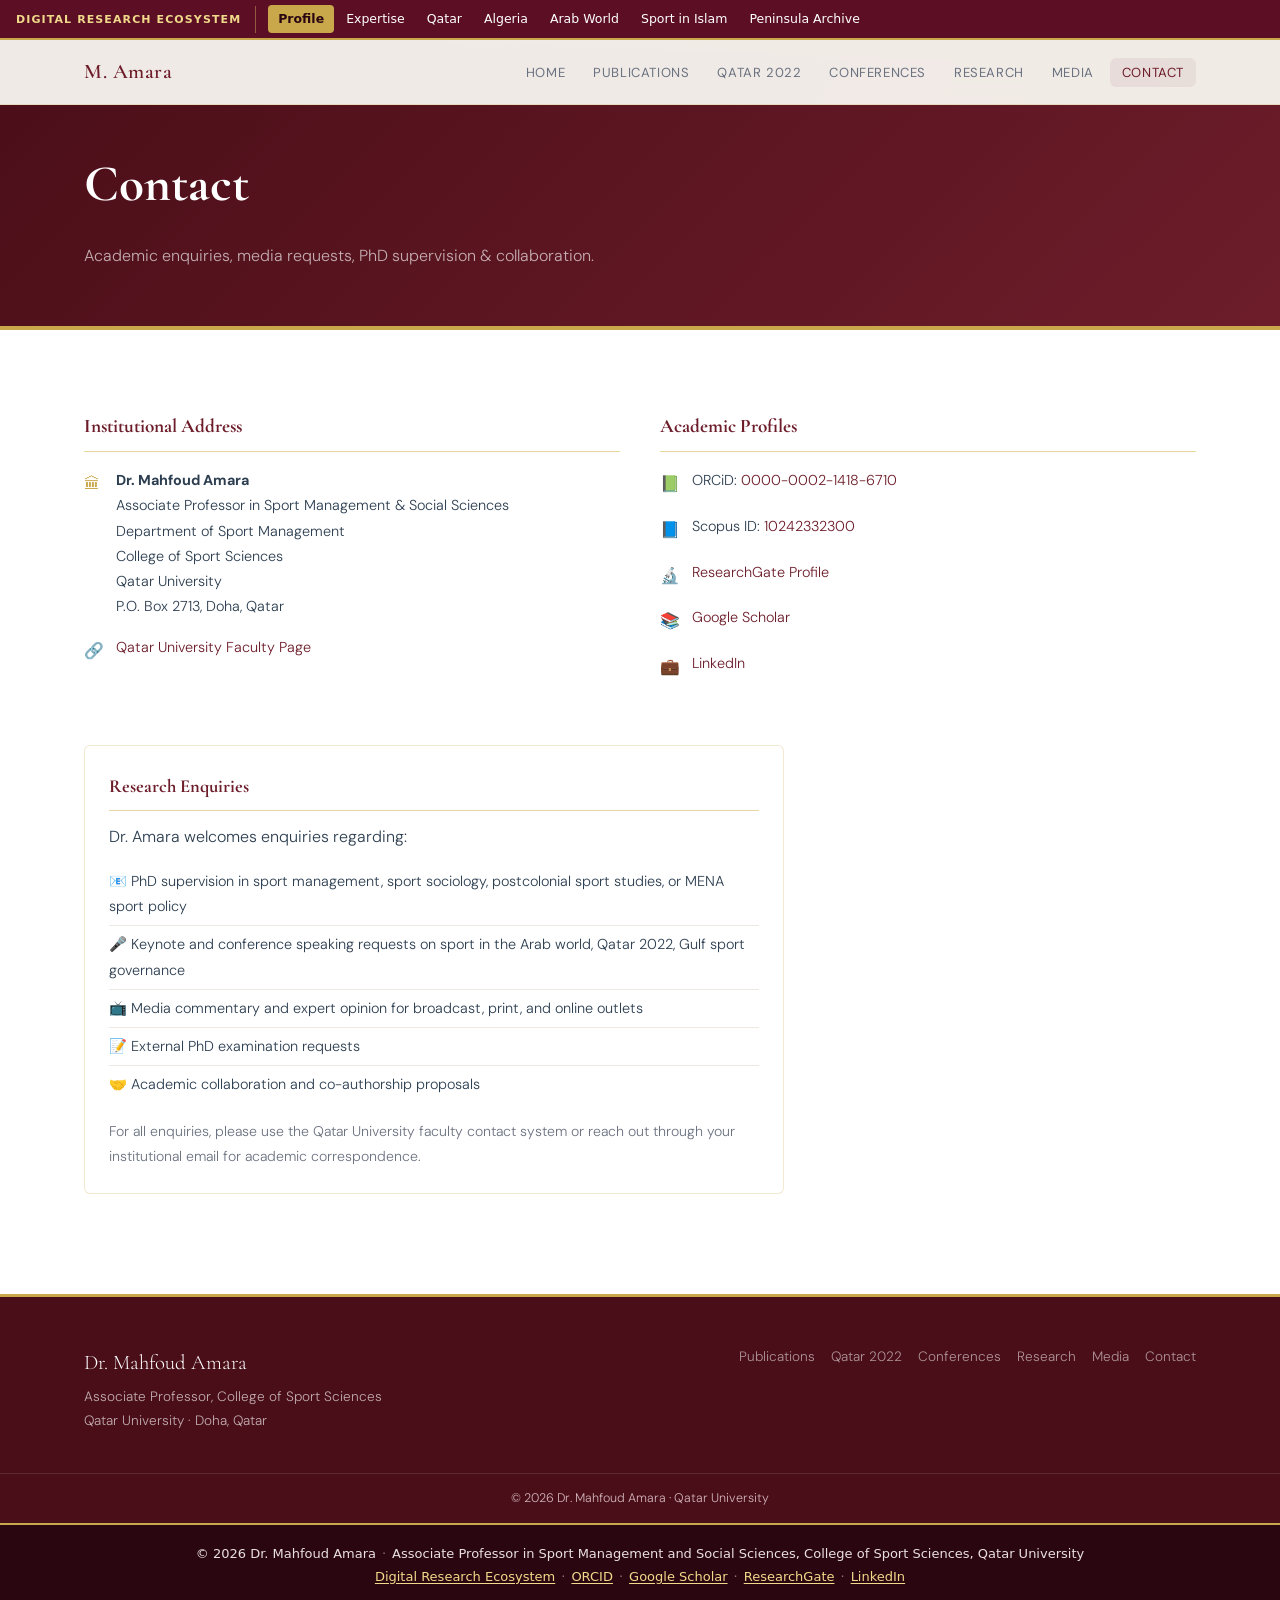
<file: contact.html>
<!DOCTYPE html>
<html lang="en">
<head>
  <meta charset="UTF-8">
  <meta name="viewport" content="width=device-width, initial-scale=1.0">
<link rel="preconnect" href="https://fonts.gstatic.com" crossorigin>
<meta name="description" content="Contact details and academic profiles of Dr. Mahfoud Amara, College of Sport Sciences, Qatar University.">
<link rel="canonical" href="https://mahfoudm33.github.io/Dr-Mahfoud-Amara-webpage-/contact.html">
<meta name="author" content="Mahfoud Amara">
<meta property="og:type" content="website">
<meta property="og:site_name" content="Dr. Mahfoud Amara — Digital Research Ecosystem">
<meta property="og:title" content="Contact | Dr. Mahfoud Amara">
<meta property="og:description" content="Contact details and academic profiles of Dr. Mahfoud Amara, College of Sport Sciences, Qatar University.">
<meta property="og:url" content="https://mahfoudm33.github.io/Dr-Mahfoud-Amara-webpage-/contact.html">
<meta name="twitter:card" content="summary">
<meta name="theme-color" content="#5c0f24">
<link rel="icon" type="image/svg+xml" href="data:image/svg+xml,%3Csvg xmlns='http://www.w3.org/2000/svg' viewBox='0 0 32 32'%3E%3Crect width='32' height='32' rx='6' fill='%235c0f24'/%3E%3Ctext x='16' y='21.5' text-anchor='middle' font-family='Georgia,serif' font-size='15' font-weight='700' fill='%23e6c86e'%3EMA%3C/text%3E%3C/svg%3E">

  <title>Contact | Dr. Mahfoud Amara</title>
  <link rel="preconnect" href="https://fonts.googleapis.com">
  <link href="https://fonts.googleapis.com/css2?family=Cormorant+Garamond:ital,wght@0,400;0,500;0,600;0,700;1,400;1,600&family=DM+Sans:ital,opsz,wght@0,9..40,300;0,9..40,400;0,9..40,500;1,9..40,300&display=swap" rel="stylesheet">
  <link rel="stylesheet" href="assets/css/style.css">
  <style>
    .contact-grid { display:grid; grid-template-columns:1fr 1fr; gap:40px; }
    .contact-block h3 { font-family:var(--ff-display); color:var(--maroon); font-size:1.2em; margin-bottom:16px; padding-bottom:8px; border-bottom:1px solid var(--gold-light); }
    .contact-detail { display:flex; gap:12px; align-items:flex-start; margin-bottom:16px; font-size:0.9em; }
    .contact-icon { width:20px; flex-shrink:0; color:var(--gold); font-size:1.1em; margin-top:2px; }
    .contact-detail a { color:var(--maroon); border-bottom:1px solid transparent; transition:border-color 0.2s; }
    .contact-detail a:hover { border-color:var(--gold); }
    @media(max-width:700px){ .contact-grid{ grid-template-columns:1fr; } }
  </style>
<style id="mae-shared">
/* Shared Digital Research Ecosystem bar and footer — identical in every project. Edit in one place and copy to all. */
:where(a,button,input,select,textarea,summary,[tabindex]):focus-visible{outline:2px solid #c9a84c;outline-offset:2px}
.mae-bar,.mae-foot{box-sizing:border-box;font-family:system-ui,-apple-system,"Segoe UI",Roboto,Arial,sans-serif;direction:ltr;text-align:left}
.mae-bar *,.mae-foot *{box-sizing:border-box}
.mae-bar a,.mae-foot a{all:unset;cursor:pointer}
.mae-bar{display:flex;align-items:center;gap:12px;width:100%;height:40px;flex:0 0 40px;margin:0;padding:0 16px;background:#5c0f24;border-bottom:2px solid #c9a84c;color:#fff;font-size:12.5px;line-height:1;white-space:nowrap;overflow-x:auto;overflow-y:hidden;scrollbar-width:none;position:relative;z-index:1002}
.mae-bar::-webkit-scrollbar{display:none}
.mae-bar .mae-home{flex:0 0 auto;padding:8px 14px 8px 0;border-right:1px solid rgba(230,200,110,.4);color:#f0d98a;font-size:11px;font-weight:700;letter-spacing:.1em;text-transform:uppercase}
.mae-bar ul{display:flex;gap:2px;list-style:none;margin:0;padding:0}
.mae-bar li{margin:0;padding:0;list-style:none}
.mae-bar li a{display:block;padding:8px 10px;border-radius:4px;color:#fff;font-weight:500}
.mae-bar li a:hover,.mae-bar .mae-home:hover{background:rgba(255,255,255,.14)}
.mae-bar li a[aria-current]{background:#c9a84c;color:#2a0710;font-weight:700}
.mae-bar a:focus-visible,.mae-foot a:focus-visible{outline:2px solid #fff;outline-offset:1px}
.mae-foot{width:100%;margin:0;padding:18px 16px;background:#2a0710;border-top:2px solid #c9a84c;color:#e9dfe2;font-size:13px;line-height:1.7;text-align:center;position:relative;z-index:1}
.mae-foot a{color:#f0d98a;text-decoration:underline;text-underline-offset:2px}
.mae-foot a:hover{color:#fff}
.mae-foot .mae-sep{opacity:.5;margin:0 6px}
</style>
</head>
<body>
<div class="mae-bar" role="navigation" aria-label="Digital Research Ecosystem — projects by Dr. Mahfoud Amara"><a class="mae-home" href="https://mahfoudm33.github.io/Digital-Research-Ecosystem-Project/">Digital Research Ecosystem</a><ul><li><a href="https://mahfoudm33.github.io/Dr-Mahfoud-Amara-webpage-/" aria-current="page">Profile</a></li><li><a href="https://mahfoudm33.github.io/expertise/">Expertise</a></li><li><a href="https://mahfoudm33.github.io/Sport-in-Qatar-Research-Project/">Qatar</a></li><li><a href="https://mahfoudm33.github.io/Sport-and-Algerian-Studies/">Algeria</a></li><li><a href="https://mahfoudm33.github.io/Dr-Mahfoud-Amara-Publications-Arab-World/">Arab World</a></li><li><a href="https://mahfoudm33.github.io/Sport-in-Islam-and-Muslim-Communities-Project/">Sport in Islam</a></li><li><a href="https://mahfoudm33.github.io/Dr-Mahfoud-Amara-in-the-Peninsula-/">Peninsula Archive</a></li></ul></div>

  <nav class="nav" id="nav">
    <div class="nav-inner">
      <a href="index.html" class="nav-logo">M. Amara</a>
      <button class="nav-toggle" id="navToggle" aria-label="Menu"><span></span><span></span><span></span></button>
      <ul class="nav-links" id="navLinks">
        <li><a href="index.html">Home</a></li>
        <li><a href="publications.html">Publications</a></li>
        <li><a href="world-cup-2022.html">Qatar 2022</a></li>
        <li><a href="conferences.html">Conferences</a></li>
        <li><a href="research.html">Research</a></li>
        <li><a href="media.html">Media</a></li>
        <li><a href="contact.html" class="active">Contact</a></li>
      </ul>
    </div>
  </nav>

  <div class="page-hero">
    <div class="container">
      <h1>Contact</h1>
      <p>Academic enquiries, media requests, PhD supervision &amp; collaboration.</p>
    </div>
  </div>

  <main class="section">
    <div class="container">
      <div class="contact-grid fade-in">

        <div class="contact-block">
          <h3>Institutional Address</h3>
          <div class="contact-detail">
            <span class="contact-icon">🏛</span>
            <div>
              <strong>Dr. Mahfoud Amara</strong><br>
              Associate Professor in Sport Management &amp; Social Sciences<br>
              Department of Sport Management<br>
              College of Sport Sciences<br>
              Qatar University<br>
              P.O. Box 2713, Doha, Qatar
            </div>
          </div>
          <div class="contact-detail">
            <span class="contact-icon">🔗</span>
            <div>
              <a href="https://qufaculty.qu.edu.qa/mamara/" target="_blank" rel="noopener noreferrer">Qatar University Faculty Page</a>
            </div>
          </div>
        </div>

        <div class="contact-block">
          <h3>Academic Profiles</h3>
          <div class="contact-detail">
            <span class="contact-icon">📗</span>
            <div>ORCiD: <a href="https://orcid.org/0000-0002-1418-6710" target="_blank" rel="noopener noreferrer">0000-0002-1418-6710</a></div>
          </div>
          <div class="contact-detail">
            <span class="contact-icon">📘</span>
            <div>Scopus ID: <a href="https://www.scopus.com/authid/detail.uri?authorId=10242332300" target="_blank" rel="noopener noreferrer">10242332300</a></div>
          </div>
          <div class="contact-detail">
            <span class="contact-icon">🔬</span>
            <div><a href="https://www.researchgate.net/profile/Mahfoud-Amara" target="_blank" rel="noopener noreferrer">ResearchGate Profile</a></div>
          </div>
          <div class="contact-detail">
            <span class="contact-icon">📚</span>
            <div><a href="https://scholar.google.com/citations?user=39pE9mIAAAAJ" target="_blank" rel="noopener noreferrer">Google Scholar</a></div>
          </div>
          <div class="contact-detail">
            <span class="contact-icon">💼</span>
            <div><a href="https://www.linkedin.com/in/amaramahfoud" target="_blank" rel="noopener noreferrer">LinkedIn</a></div>
          </div>
        </div>

      </div>

      <div style="margin-top:48px;" class="fade-in">
        <div class="sidebar-card" style="max-width:700px;">
          <h3>Research Enquiries</h3>
          <p>Dr. Amara welcomes enquiries regarding:</p>
          <ul style="list-style:none;margin-top:12px;">
            <li style="padding:6px 0;border-bottom:1px solid var(--ivory-dark);font-size:0.9em;">📧 PhD supervision in sport management, sport sociology, postcolonial sport studies, or MENA sport policy</li>
            <li style="padding:6px 0;border-bottom:1px solid var(--ivory-dark);font-size:0.9em;">🎤 Keynote and conference speaking requests on sport in the Arab world, Qatar 2022, Gulf sport governance</li>
            <li style="padding:6px 0;border-bottom:1px solid var(--ivory-dark);font-size:0.9em;">📺 Media commentary and expert opinion for broadcast, print, and online outlets</li>
            <li style="padding:6px 0;border-bottom:1px solid var(--ivory-dark);font-size:0.9em;">📝 External PhD examination requests</li>
            <li style="padding:6px 0;font-size:0.9em;">🤝 Academic collaboration and co-authorship proposals</li>
          </ul>
          <p style="margin-top:16px;font-size:0.88em;color:var(--text-muted);">For all enquiries, please use the Qatar University faculty contact system or reach out through your institutional email for academic correspondence.</p>
        </div>
      </div>

    </div>
  </main>

  <footer class="site-footer">
    <div class="container footer-inner">
      <div class="footer-brand">
        <p class="footer-name">Dr. Mahfoud Amara</p>
        <p class="footer-role">Associate Professor, College of Sport Sciences</p>
        <p class="footer-inst">Qatar University · Doha, Qatar</p>
      </div>
      <nav class="footer-nav">
        <a href="publications.html">Publications</a>
        <a href="world-cup-2022.html">Qatar 2022</a>
        <a href="conferences.html">Conferences</a>
        <a href="research.html">Research</a>
        <a href="media.html">Media</a>
        <a href="contact.html">Contact</a>
      </nav>
    </div>
    <div class="footer-bottom"><p>© 2026 Dr. Mahfoud Amara · Qatar University</p></div>
  </footer>
<div class="mae-foot" role="complementary" aria-label="About the author and the Digital Research Ecosystem">© 2026 Dr. Mahfoud Amara<span class="mae-sep" aria-hidden="true">·</span>Associate Professor in Sport Management and Social Sciences, College of Sport Sciences, Qatar University<br><a href="https://mahfoudm33.github.io/Digital-Research-Ecosystem-Project/">Digital Research Ecosystem</a><span class="mae-sep" aria-hidden="true">·</span><a href="https://orcid.org/0000-0002-1418-6710" rel="me noopener">ORCID</a><span class="mae-sep" aria-hidden="true">·</span><a href="https://scholar.google.com/citations?user=39pE9mIAAAAJ" rel="me noopener">Google Scholar</a><span class="mae-sep" aria-hidden="true">·</span><a href="https://www.researchgate.net/profile/Mahfoud-Amara" rel="me noopener">ResearchGate</a><span class="mae-sep" aria-hidden="true">·</span><a href="https://www.linkedin.com/in/amaramahfoud" rel="me noopener">LinkedIn</a></div>
  <button class="back-to-top" id="backToTop" aria-label="Back to top">↑</button>
  <script src="assets/js/main.js" defer></script>
<script>/* keeps the fixed site header below the ecosystem bar until it scrolls away */(function(){var b=document.querySelector(".mae-bar"),n=document.querySelector('#nav');if(!b||!n)return;function f(){var o=Math.max(0,b.offsetHeight-window.scrollY);n.style.top=o+"px";}f();addEventListener("scroll",f,{passive:true});addEventListener("resize",f);})();</script>
</body>
</html>
</file>
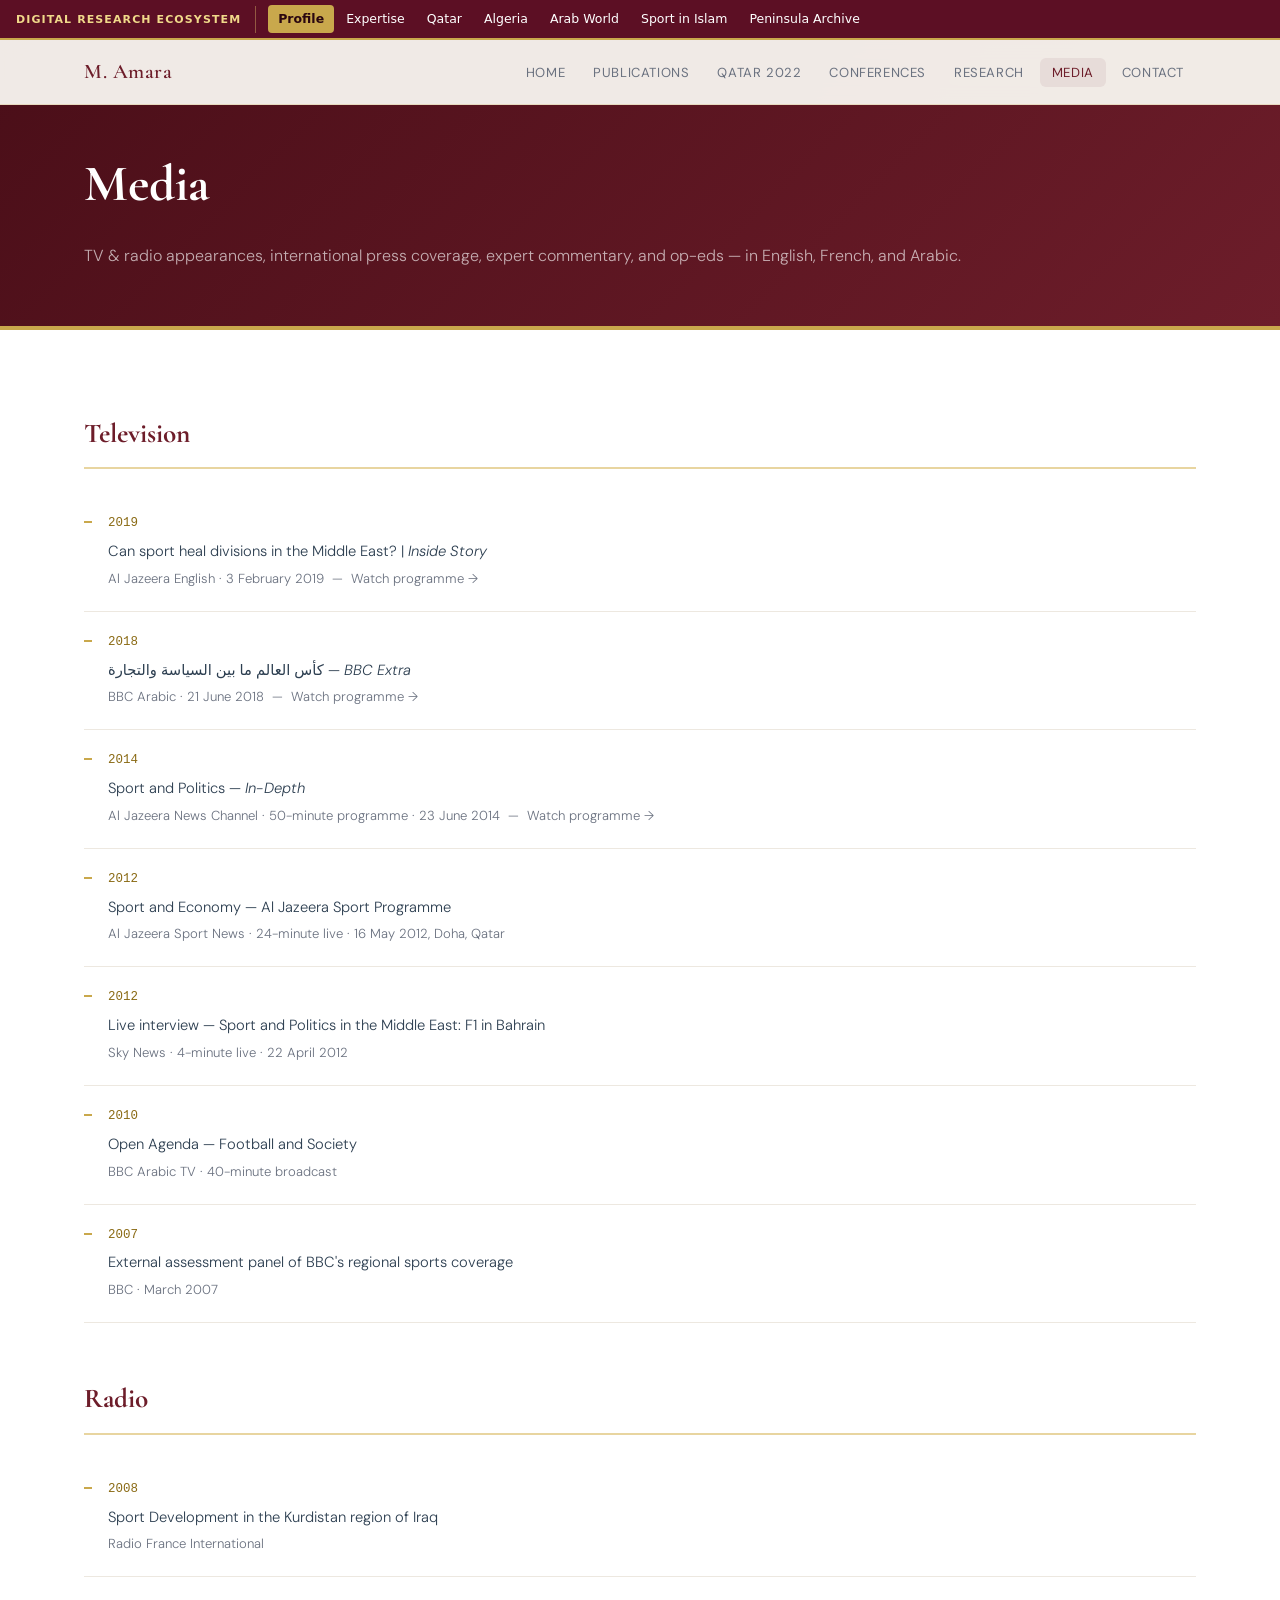
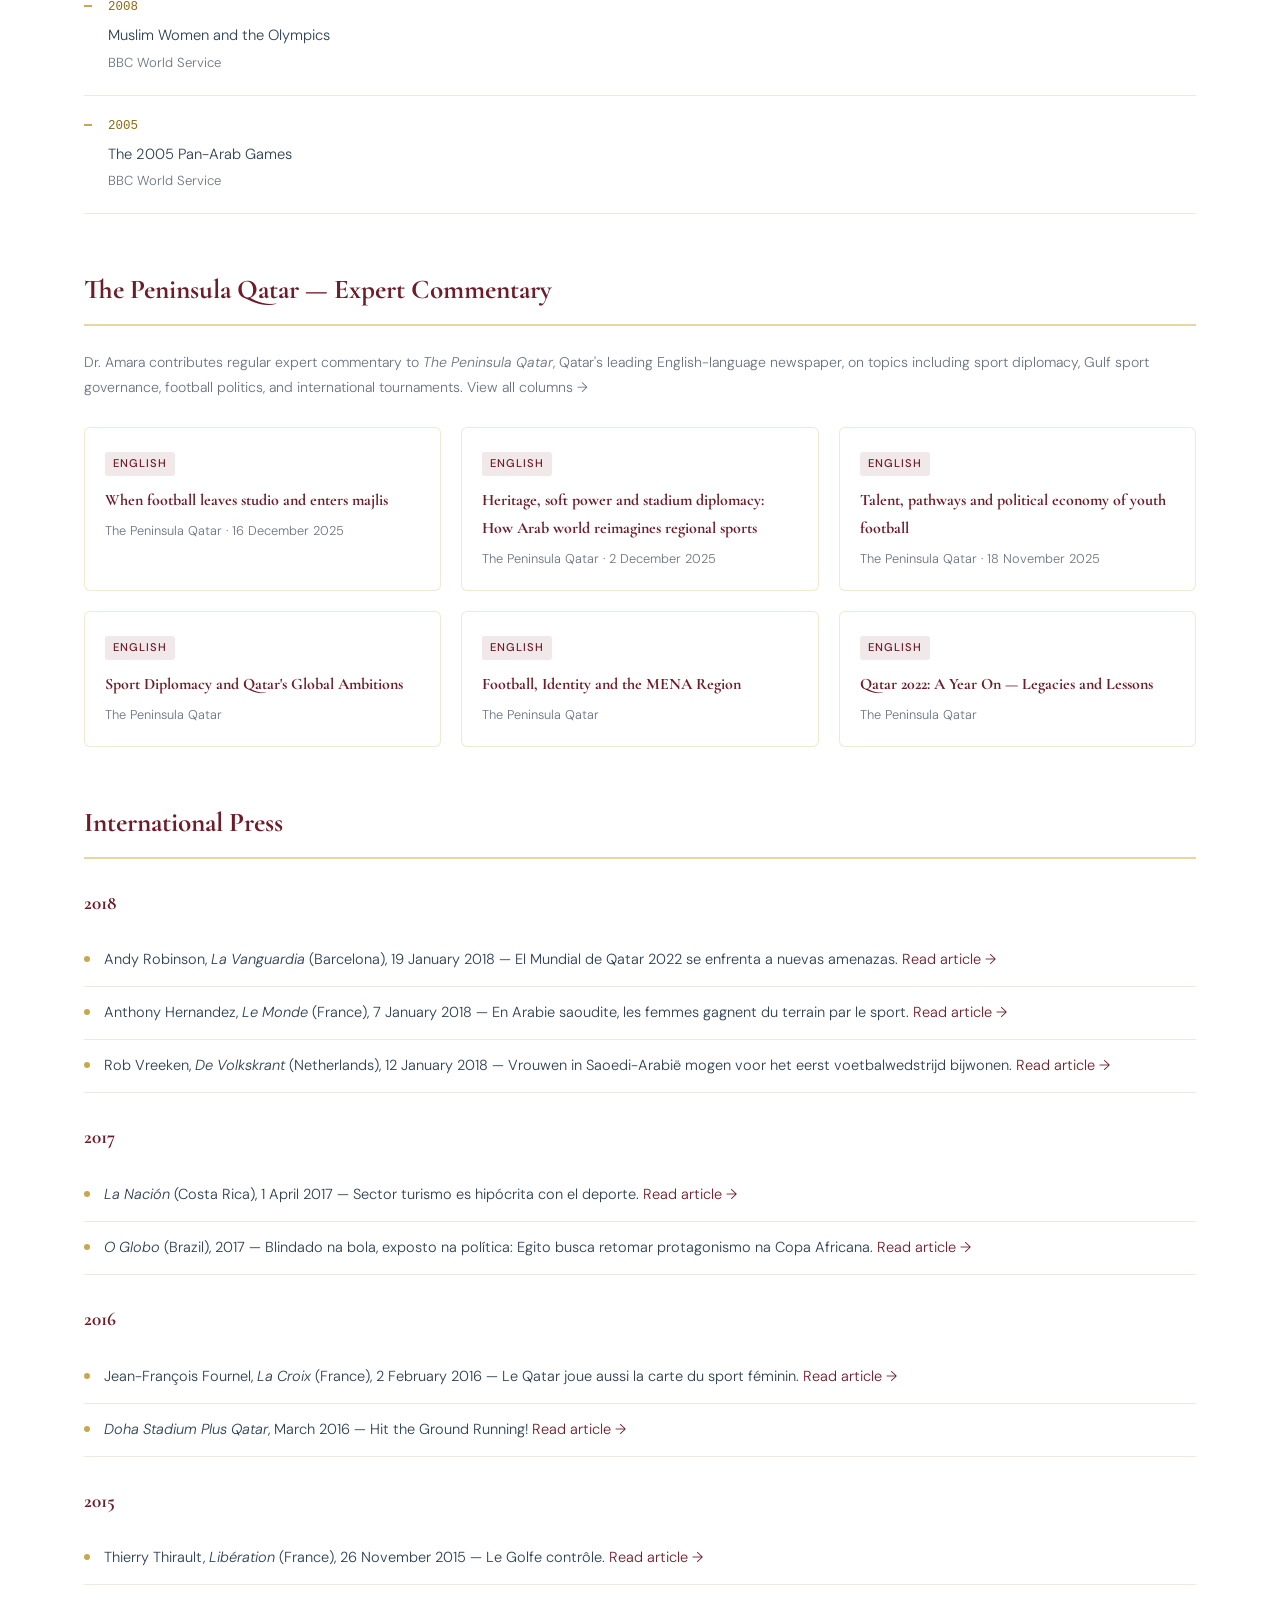
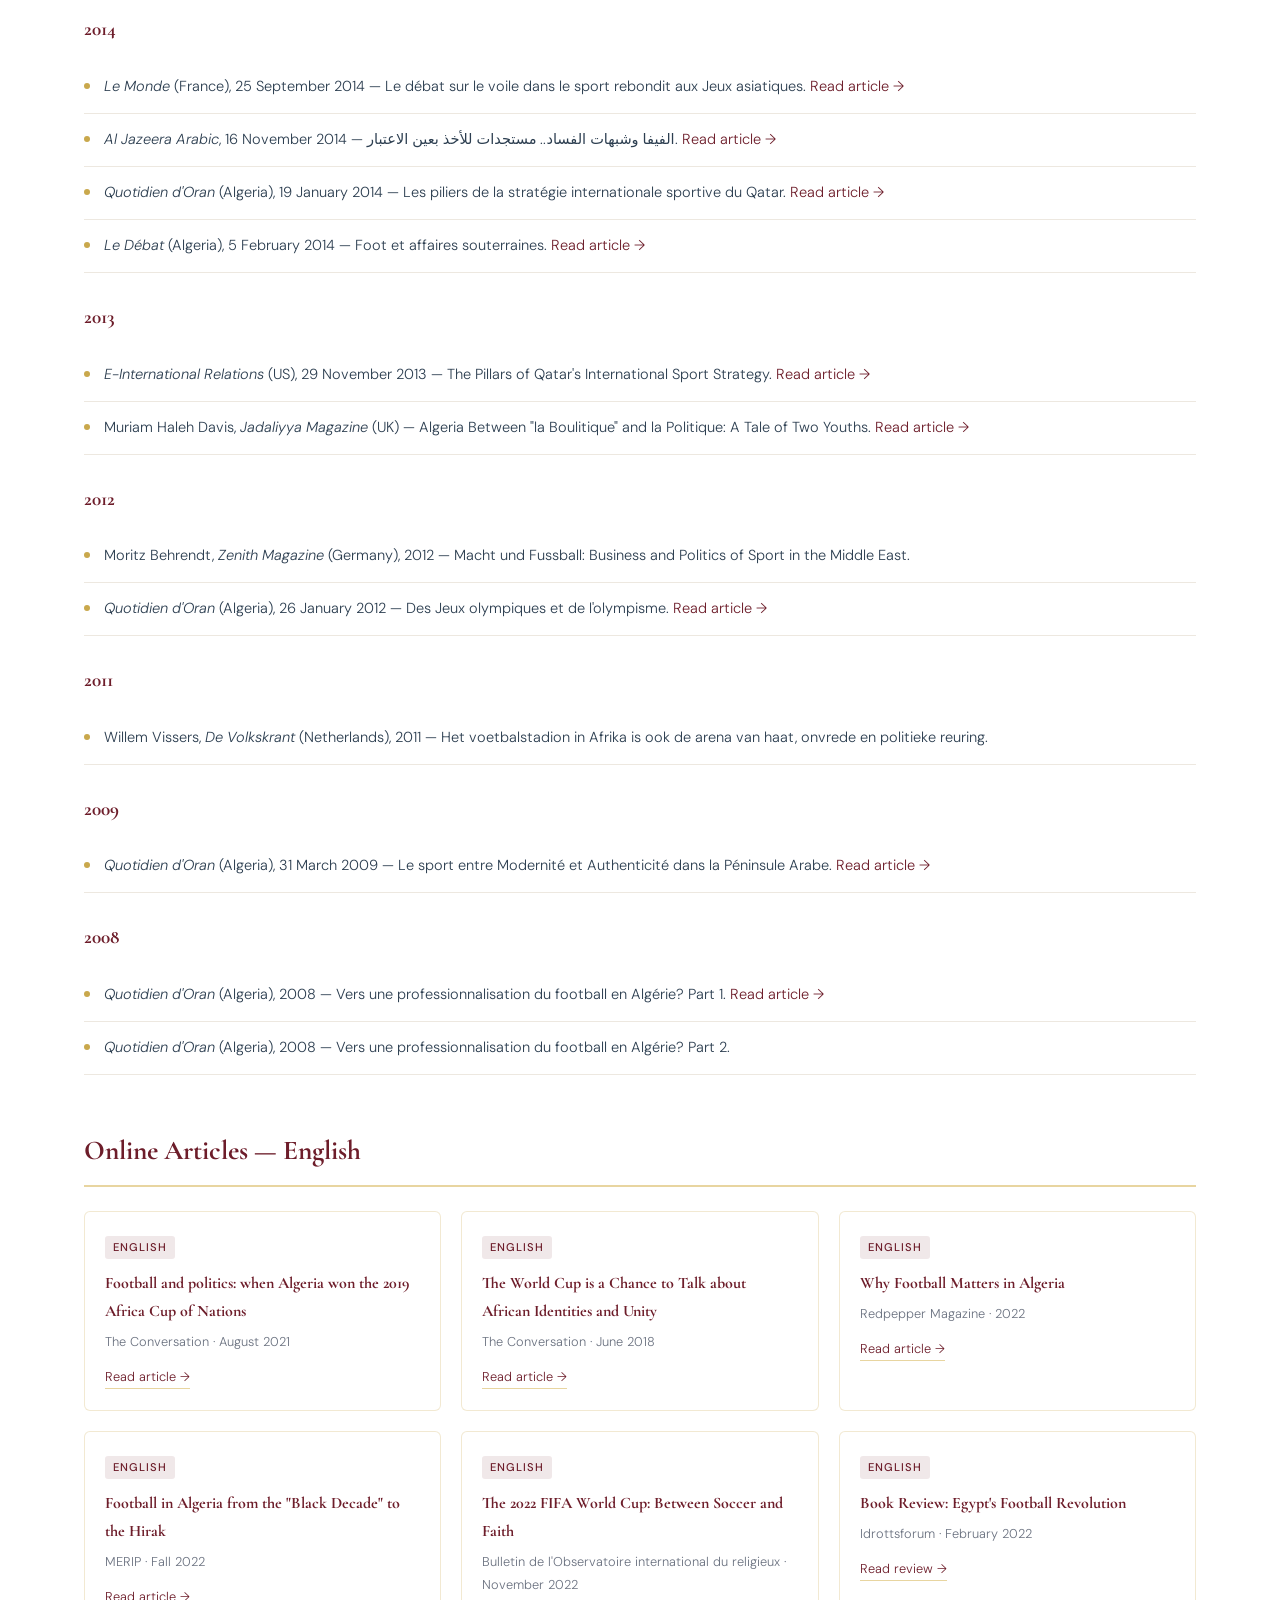
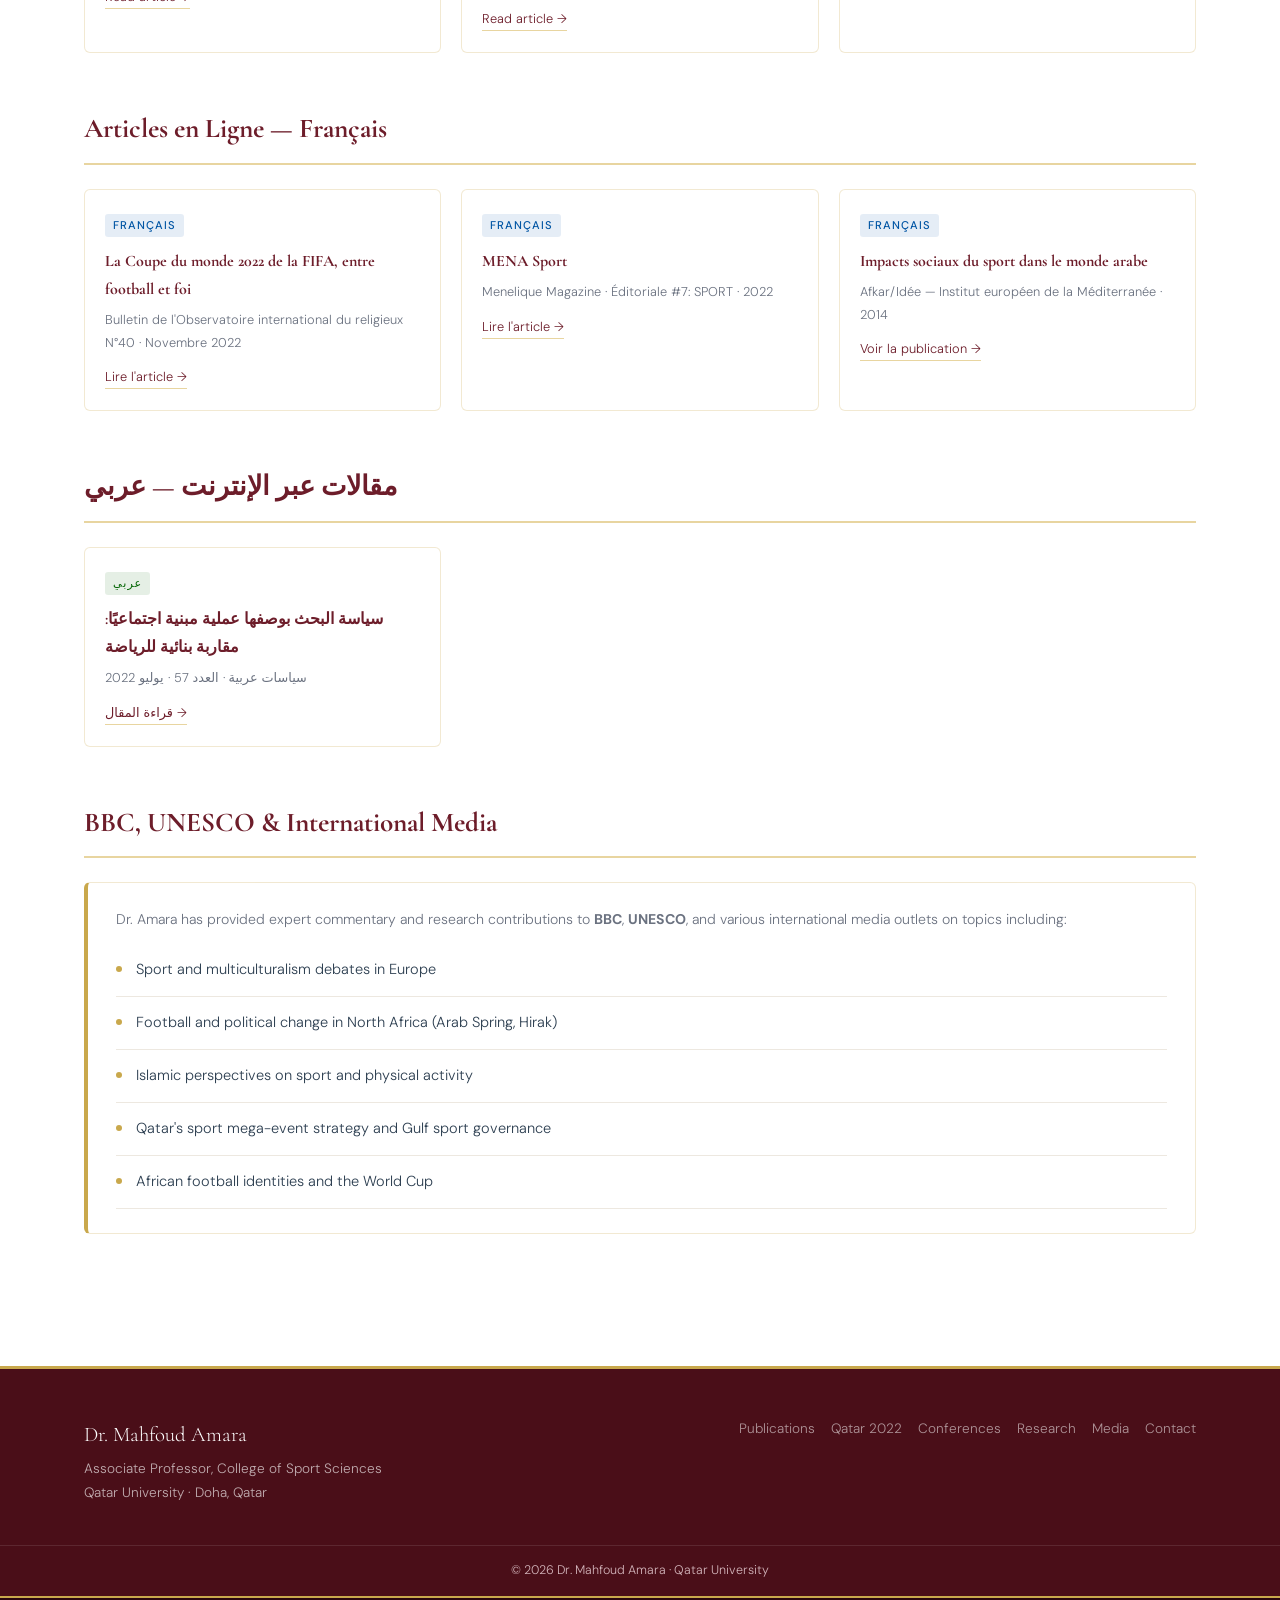
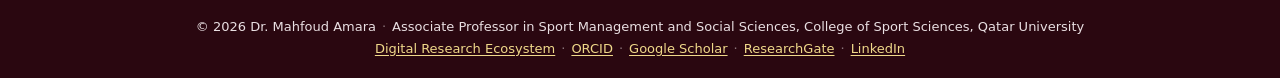
<file: media.html>
<!DOCTYPE html>
<html lang="en">
<head>
  <meta charset="UTF-8">
  <meta name="viewport" content="width=device-width, initial-scale=1.0">
<link rel="preconnect" href="https://fonts.gstatic.com" crossorigin>
<meta name="description" content="Media contributions and interviews by Dr. Mahfoud Amara in English, Arabic and French outlets.">
<link rel="canonical" href="https://mahfoudm33.github.io/Dr-Mahfoud-Amara-webpage-/media.html">
<meta name="author" content="Mahfoud Amara">
<meta property="og:type" content="website">
<meta property="og:site_name" content="Dr. Mahfoud Amara — Digital Research Ecosystem">
<meta property="og:title" content="Media | Dr. Mahfoud Amara">
<meta property="og:description" content="Media contributions and interviews by Dr. Mahfoud Amara in English, Arabic and French outlets.">
<meta property="og:url" content="https://mahfoudm33.github.io/Dr-Mahfoud-Amara-webpage-/media.html">
<meta name="twitter:card" content="summary">
<meta name="theme-color" content="#5c0f24">
<link rel="icon" type="image/svg+xml" href="data:image/svg+xml,%3Csvg xmlns='http://www.w3.org/2000/svg' viewBox='0 0 32 32'%3E%3Crect width='32' height='32' rx='6' fill='%235c0f24'/%3E%3Ctext x='16' y='21.5' text-anchor='middle' font-family='Georgia,serif' font-size='15' font-weight='700' fill='%23e6c86e'%3EMA%3C/text%3E%3C/svg%3E">

  <title>Media | Dr. Mahfoud Amara</title>
  <link rel="preconnect" href="https://fonts.googleapis.com">
  <link href="https://fonts.googleapis.com/css2?family=Cormorant+Garamond:ital,wght@0,400;0,500;0,600;0,700;1,400;1,600&family=DM+Sans:ital,opsz,wght@0,9..40,300;0,9..40,400;0,9..40,500;1,9..40,300&display=swap" rel="stylesheet">
  <link rel="stylesheet" href="assets/css/style.css">
<style id="mae-shared">
/* Shared Digital Research Ecosystem bar and footer — identical in every project. Edit in one place and copy to all. */
:where(a,button,input,select,textarea,summary,[tabindex]):focus-visible{outline:2px solid #c9a84c;outline-offset:2px}
.mae-bar,.mae-foot{box-sizing:border-box;font-family:system-ui,-apple-system,"Segoe UI",Roboto,Arial,sans-serif;direction:ltr;text-align:left}
.mae-bar *,.mae-foot *{box-sizing:border-box}
.mae-bar a,.mae-foot a{all:unset;cursor:pointer}
.mae-bar{display:flex;align-items:center;gap:12px;width:100%;height:40px;flex:0 0 40px;margin:0;padding:0 16px;background:#5c0f24;border-bottom:2px solid #c9a84c;color:#fff;font-size:12.5px;line-height:1;white-space:nowrap;overflow-x:auto;overflow-y:hidden;scrollbar-width:none;position:relative;z-index:1002}
.mae-bar::-webkit-scrollbar{display:none}
.mae-bar .mae-home{flex:0 0 auto;padding:8px 14px 8px 0;border-right:1px solid rgba(230,200,110,.4);color:#f0d98a;font-size:11px;font-weight:700;letter-spacing:.1em;text-transform:uppercase}
.mae-bar ul{display:flex;gap:2px;list-style:none;margin:0;padding:0}
.mae-bar li{margin:0;padding:0;list-style:none}
.mae-bar li a{display:block;padding:8px 10px;border-radius:4px;color:#fff;font-weight:500}
.mae-bar li a:hover,.mae-bar .mae-home:hover{background:rgba(255,255,255,.14)}
.mae-bar li a[aria-current]{background:#c9a84c;color:#2a0710;font-weight:700}
.mae-bar a:focus-visible,.mae-foot a:focus-visible{outline:2px solid #fff;outline-offset:1px}
.mae-foot{width:100%;margin:0;padding:18px 16px;background:#2a0710;border-top:2px solid #c9a84c;color:#e9dfe2;font-size:13px;line-height:1.7;text-align:center;position:relative;z-index:1}
.mae-foot a{color:#f0d98a;text-decoration:underline;text-underline-offset:2px}
.mae-foot a:hover{color:#fff}
.mae-foot .mae-sep{opacity:.5;margin:0 6px}
</style>
</head>
<body>
<div class="mae-bar" role="navigation" aria-label="Digital Research Ecosystem — projects by Dr. Mahfoud Amara"><a class="mae-home" href="https://mahfoudm33.github.io/Digital-Research-Ecosystem-Project/">Digital Research Ecosystem</a><ul><li><a href="https://mahfoudm33.github.io/Dr-Mahfoud-Amara-webpage-/" aria-current="page">Profile</a></li><li><a href="https://mahfoudm33.github.io/expertise/">Expertise</a></li><li><a href="https://mahfoudm33.github.io/Sport-in-Qatar-Research-Project/">Qatar</a></li><li><a href="https://mahfoudm33.github.io/Sport-and-Algerian-Studies/">Algeria</a></li><li><a href="https://mahfoudm33.github.io/Dr-Mahfoud-Amara-Publications-Arab-World/">Arab World</a></li><li><a href="https://mahfoudm33.github.io/Sport-in-Islam-and-Muslim-Communities-Project/">Sport in Islam</a></li><li><a href="https://mahfoudm33.github.io/Dr-Mahfoud-Amara-in-the-Peninsula-/">Peninsula Archive</a></li></ul></div>

  <nav class="nav" id="nav">
    <div class="nav-inner">
      <a href="index.html" class="nav-logo">M. Amara</a>
      <button class="nav-toggle" id="navToggle" aria-label="Menu"><span></span><span></span><span></span></button>
      <ul class="nav-links" id="navLinks">
        <li><a href="index.html">Home</a></li>
        <li><a href="publications.html">Publications</a></li>
        <li><a href="world-cup-2022.html">Qatar 2022</a></li>
        <li><a href="conferences.html">Conferences</a></li>
        <li><a href="research.html">Research</a></li>
        <li><a href="media.html" class="active">Media</a></li>
        <li><a href="contact.html">Contact</a></li>
      </ul>
    </div>
  </nav>

  <div class="page-hero">
    <div class="container">
      <h1>Media</h1>
      <p>TV &amp; radio appearances, international press coverage, expert commentary, and op-eds — in English, French, and Arabic.</p>
    </div>
  </div>

  <main class="section">
    <div class="container">

      <!-- ══ TELEVISION ══ -->
      <div class="pub-section fade-in">
        <h2>Television</h2>

        <div class="conf-item">
          <div class="conf-year">2019</div>
          <div class="conf-title">Can sport heal divisions in the Middle East? | <em>Inside Story</em></div>
          <div class="conf-venue">Al Jazeera English · 3 February 2019 &nbsp;&mdash;&nbsp; <a href="https://www.youtube.com/watch?v=YlbZNGs_OTQ&vl=en" target="_blank" rel="noopener noreferrer">Watch programme →</a></div>
        </div>

        <div class="conf-item">
          <div class="conf-year">2018</div>
          <div class="conf-title">كأس العالم ما بين السياسة والتجارة &mdash; <em>BBC Extra</em></div>
          <div class="conf-venue">BBC Arabic · 21 June 2018 &nbsp;&mdash;&nbsp; <a href="https://www.bbc.com/arabic/tv-and-radio-44568767" target="_blank" rel="noopener noreferrer">Watch programme →</a></div>
        </div>

        <div class="conf-item">
          <div class="conf-year">2014</div>
          <div class="conf-title">Sport and Politics — <em>In-Depth</em></div>
          <div class="conf-venue">Al Jazeera News Channel · 50-minute programme · 23 June 2014 &nbsp;&mdash;&nbsp; <a href="https://video.aljazeera.com/channels/eng/videos/%D9%81%D9%8A-%D8%A7%D9%84%D8%B9%D9%85%D9%82..-%D8%A7%D9%84%D8%A3%D9%86%D8%B8%D9%85%D8%A9-%D8%A7%D9%84%D8%A7%D8%B3%D8%AA%D8%A8%D8%AF%D8%A7%D8%AF%D9%8A%D8%A9-%D8%AA%D8%B3%D8%AA%D8%AB%D9%85%D8%B1-%D9%83%D8%B1%D8%A9-%D8%A7%D9%84%D9%82%D8%AF%D9%85-%D8%B3%D9%8A%D8%A7%D8%B3%D9%8A%D8%A7/3639327866001" target="_blank" rel="noopener noreferrer">Watch programme →</a></div>
        </div>

        <div class="conf-item">
          <div class="conf-year">2012</div>
          <div class="conf-title">Sport and Economy — Al Jazeera Sport Programme</div>
          <div class="conf-venue">Al Jazeera Sport News · 24-minute live · 16 May 2012, Doha, Qatar</div>
        </div>

        <div class="conf-item">
          <div class="conf-year">2012</div>
          <div class="conf-title">Live interview — Sport and Politics in the Middle East: F1 in Bahrain</div>
          <div class="conf-venue">Sky News · 4-minute live · 22 April 2012</div>
        </div>

        <div class="conf-item">
          <div class="conf-year">2010</div>
          <div class="conf-title">Open Agenda — Football and Society</div>
          <div class="conf-venue">BBC Arabic TV · 40-minute broadcast</div>
        </div>

        <div class="conf-item">
          <div class="conf-year">2007</div>
          <div class="conf-title">External assessment panel of BBC's regional sports coverage</div>
          <div class="conf-venue">BBC · March 2007</div>
        </div>
      </div>

      <!-- ══ RADIO ══ -->
      <div class="pub-section fade-in">
        <h2>Radio</h2>

        <div class="conf-item">
          <div class="conf-year">2008</div>
          <div class="conf-title">Sport Development in the Kurdistan region of Iraq</div>
          <div class="conf-venue">Radio France International</div>
        </div>

        <div class="conf-item">
          <div class="conf-year">2008</div>
          <div class="conf-title">Muslim Women and the Olympics</div>
          <div class="conf-venue">BBC World Service</div>
        </div>

        <div class="conf-item">
          <div class="conf-year">2005</div>
          <div class="conf-title">The 2005 Pan-Arab Games</div>
          <div class="conf-venue">BBC World Service</div>
        </div>
      </div>

      <!-- ══ THE PENINSULA QATAR ══ -->
      <div class="pub-section fade-in">
        <h2>The Peninsula Qatar — Expert Commentary</h2>
        <p style="margin-bottom:28px;font-size:0.88em;color:var(--text-muted);">Dr. Amara contributes regular expert commentary to <em>The Peninsula Qatar</em>, Qatar's leading English-language newspaper, on topics including sport diplomacy, Gulf sport governance, football politics, and international tournaments. <a href="https://thepeninsulaqatar.com/writers/dr-mahfoud-amara" target="_blank" rel="noopener noreferrer">View all columns →</a></p>

        <div class="media-grid">
          <div class="media-card">
            <span class="lang-badge lang-en">English</span>
            <h4>When football leaves studio and enters majlis</h4>
            <div class="media-outlet">The Peninsula Qatar · 16 December 2025</div>
          </div>
          <div class="media-card">
            <span class="lang-badge lang-en">English</span>
            <h4>Heritage, soft power and stadium diplomacy: How Arab world reimagines regional sports</h4>
            <div class="media-outlet">The Peninsula Qatar · 2 December 2025</div>
          </div>
          <div class="media-card">
            <span class="lang-badge lang-en">English</span>
            <h4>Talent, pathways and political economy of youth football</h4>
            <div class="media-outlet">The Peninsula Qatar · 18 November 2025</div>
          </div>
          <div class="media-card">
            <span class="lang-badge lang-en">English</span>
            <h4>Sport Diplomacy and Qatar's Global Ambitions</h4>
            <div class="media-outlet">The Peninsula Qatar</div>
          </div>
          <div class="media-card">
            <span class="lang-badge lang-en">English</span>
            <h4>Football, Identity and the MENA Region</h4>
            <div class="media-outlet">The Peninsula Qatar</div>
          </div>
          <div class="media-card">
            <span class="lang-badge lang-en">English</span>
            <h4>Qatar 2022: A Year On — Legacies and Lessons</h4>
            <div class="media-outlet">The Peninsula Qatar</div>
          </div>
        </div>
      </div>

      <!-- ══ INTERNATIONAL PRESS ══ -->
      <div class="pub-section fade-in">
        <h2>International Press</h2>

        <h3>2018</h3>
        <ul class="pub-list">
          <li>Andy Robinson, <em>La Vanguardia</em> (Barcelona), 19 January 2018 — El Mundial de Qatar 2022 se enfrenta a nuevas amenazas. <a href="https://www.lavanguardia.com/deportes/20180119/44109645499/amenazas-retos-mundial-qatar-2022.html" target="_blank" rel="noopener noreferrer">Read article →</a></li>
          <li>Anthony Hernandez, <em>Le Monde</em> (France), 7 January 2018 — En Arabie saoudite, les femmes gagnent du terrain par le sport. <a href="https://www.lemonde.fr/sport-et-societe/article/2018/01/07/en-arabie-saoudite-le-sport-se-fait-pionnier-de-la-condition-feminine_5238447_1616888.html" target="_blank" rel="noopener noreferrer">Read article →</a></li>
          <li>Rob Vreeken, <em>De Volkskrant</em> (Netherlands), 12 January 2018 — Vrouwen in Saoedi-Arabië mogen voor het eerst voetbalwedstrijd bijwonen. <a href="https://www.volkskrant.nl/buitenland/vrouwen-in-saoedi-arabie-mogen-voor-het-eerst-voetbalwedstrijd-bijwonen-maar-wel-in-speciale-vakken~a4556613/" target="_blank" rel="noopener noreferrer">Read article →</a></li>
        </ul>

        <h3>2017</h3>
        <ul class="pub-list">
          <li><em>La Nación</em> (Costa Rica), 1 April 2017 — Sector turismo es hipócrita con el deporte. <a href="https://www.nacion.com/opinion/foros/sector-turismo-es-hipocrita-con-el-deporte/I6J4VKDLWJDOFAQNVCHXI53K4E/story/" target="_blank" rel="noopener noreferrer">Read article →</a></li>
          <li><em>O Globo</em> (Brazil), 2017 — Blindado na bola, exposto na política: Egito busca retomar protagonismo na Copa Africana. <a href="https://oglobo.globo.com/esportes/blindado-na-bola-exposto-na-politica-egito-busca-retomar-protagonismo-na-copa-africana-20850505" target="_blank" rel="noopener noreferrer">Read article →</a></li>
        </ul>

        <h3>2016</h3>
        <ul class="pub-list">
          <li>Jean-François Fournel, <em>La Croix</em> (France), 2 February 2016 — Le Qatar joue aussi la carte du sport féminin. <a href="https://www.la-croix.com/Sport/Le-Qatar-joue-aussi-la-carte-du-sport-feminin-2016-02-02-1200737042" target="_blank" rel="noopener noreferrer">Read article →</a></li>
          <li><em>Doha Stadium Plus Qatar</em>, March 2016 — Hit the Ground Running! <a href="https://www.dohastadiumplusqatar.com/hit-the-ground-running/" target="_blank" rel="noopener noreferrer">Read article →</a></li>
        </ul>

        <h3>2015</h3>
        <ul class="pub-list">
          <li>Thierry Thirault, <em>Libération</em> (France), 26 November 2015 — Le Golfe contrôle. <a href="https://www.liberation.fr/sports/2015/11/26/le-golfe-controle_1416440" target="_blank" rel="noopener noreferrer">Read article →</a></li>
        </ul>

        <h3>2014</h3>
        <ul class="pub-list">
          <li><em>Le Monde</em> (France), 25 September 2014 — Le débat sur le voile dans le sport rebondit aux Jeux asiatiques. <a href="https://www.lemonde.fr/sport/article/2014/09/25/basket-feminin-levoile-pose-la-question-de-l-universalite-du-sport_4494183_3242.html" target="_blank" rel="noopener noreferrer">Read article →</a></li>
          <li><em>Al Jazeera Arabic</em>, 16 November 2014 — الفيفا وشبهات الفساد.. مستجدات للأخذ بعين الاعتبار. <a href="https://aljazeera.net/knowledgegate/opinions/2014/11/16" target="_blank" rel="noopener noreferrer">Read article →</a></li>
          <li><em>Quotidien d'Oran</em> (Algeria), 19 January 2014 — Les piliers de la stratégie internationale sportive du Qatar. <a href="http://www.lequotidien-oran.com/index.php?news=5192932&archive_date=2014-01-19" target="_blank" rel="noopener noreferrer">Read article →</a></li>
          <li><em>Le Débat</em> (Algeria), 5 February 2014 — Foot et affaires souterraines. <a href="https://www.lesdebats.com/editions/050214/pdf.pdf" target="_blank" rel="noopener noreferrer">Read article →</a></li>
        </ul>

        <h3>2013</h3>
        <ul class="pub-list">
          <li><em>E-International Relations</em> (US), 29 November 2013 — The Pillars of Qatar's International Sport Strategy. <a href="http://www.e-ir.info/2013/11/29/the-pillars-of-qatars-international-sport-strategy/" target="_blank" rel="noopener noreferrer">Read article →</a></li>
          <li>Muriam Haleh Davis, <em>Jadaliyya Magazine</em> (UK) — Algeria Between "la Boulitique" and la Politique: A Tale of Two Youths. <a href="https://www.jadaliyya.com/pages/index/11545/algeria-between-%E2%80%9Cla-boulitique%E2%80%9D-and-la-politique_a" target="_blank" rel="noopener noreferrer">Read article →</a></li>
        </ul>

        <h3>2012</h3>
        <ul class="pub-list">
          <li>Moritz Behrendt, <em>Zenith Magazine</em> (Germany), 2012 — Macht und Fussball: Business and Politics of Sport in the Middle East.</li>
          <li><em>Quotidien d'Oran</em> (Algeria), 26 January 2012 — Des Jeux olympiques et de l'olympisme. <a href="http://www.lequotidien-oran.com/index.php?news=5163473&archive_date=2012-01-26" target="_blank" rel="noopener noreferrer">Read article →</a></li>
        </ul>

        <h3>2011</h3>
        <ul class="pub-list">
          <li>Willem Vissers, <em>De Volkskrant</em> (Netherlands), 2011 — Het voetbalstadion in Afrika is ook de arena van haat, onvrede en politieke reuring.</li>
        </ul>

        <h3>2009</h3>
        <ul class="pub-list">
          <li><em>Quotidien d'Oran</em> (Algeria), 31 March 2009 — Le sport entre Modernité et Authenticité dans la Péninsule Arabe. <a href="http://www.lequotidien-oran.com/?archive_date=2009-03-31&news=5118416" target="_blank" rel="noopener noreferrer">Read article →</a></li>
        </ul>

        <h3>2008</h3>
        <ul class="pub-list">
          <li><em>Quotidien d'Oran</em> (Algeria), 2008 — Vers une professionnalisation du football en Algérie? Part 1. <a href="http://www.booksport.ma/insertions/uploads/2012/11/Professionalisation-du-foot-en-algerie-1.pdf" target="_blank" rel="noopener noreferrer">Read article →</a></li>
          <li><em>Quotidien d'Oran</em> (Algeria), 2008 — Vers une professionnalisation du football en Algérie? Part 2.</li>
        </ul>
      </div>

      <!-- ══ ONLINE ARTICLES — ENGLISH ══ -->
      <div class="pub-section fade-in">
        <h2>Online Articles — English</h2>
        <div class="media-grid">

          <div class="media-card">
            <span class="lang-badge lang-en">English</span>
            <h4>Football and politics: when Algeria won the 2019 Africa Cup of Nations</h4>
            <div class="media-outlet">The Conversation · August 2021</div>
            <a class="read-link" href="https://theconversation.com/football-and-politics-when-algeria-won-the-2019-africa-cup-of-nations-141158" target="_blank" rel="noopener noreferrer">Read article →</a>
          </div>

          <div class="media-card">
            <span class="lang-badge lang-en">English</span>
            <h4>The World Cup is a Chance to Talk about African Identities and Unity</h4>
            <div class="media-outlet">The Conversation · June 2018</div>
            <a class="read-link" href="https://theconversation.com/the-world-cup-is-a-chance-to-talk-about-african-identities-and-unity-98391" target="_blank" rel="noopener noreferrer">Read article →</a>
          </div>

          <div class="media-card">
            <span class="lang-badge lang-en">English</span>
            <h4>Why Football Matters in Algeria</h4>
            <div class="media-outlet">Redpepper Magazine · 2022</div>
            <a class="read-link" href="https://www.redpepper.org.uk/why-football-matters-in-algeria/" target="_blank" rel="noopener noreferrer">Read article →</a>
          </div>

          <div class="media-card">
            <span class="lang-badge lang-en">English</span>
            <h4>Football in Algeria from the "Black Decade" to the Hirak</h4>
            <div class="media-outlet">MERIP · Fall 2022</div>
            <a class="read-link" href="https://merip.org/2022/11/football-in-algeria-from-the-black-decade-to-the-hirak/" target="_blank" rel="noopener noreferrer">Read article →</a>
          </div>

          <div class="media-card">
            <span class="lang-badge lang-en">English</span>
            <h4>The 2022 FIFA World Cup: Between Soccer and Faith</h4>
            <div class="media-outlet">Bulletin de l'Observatoire international du religieux · November 2022</div>
            <a class="read-link" href="https://obsreligion.cnrs.fr/bulletin/the-2022-fifa-world-cup-between-soccer-and-faith-english-version/" target="_blank" rel="noopener noreferrer">Read article →</a>
          </div>

          <div class="media-card">
            <span class="lang-badge lang-en">English</span>
            <h4>Book Review: Egypt's Football Revolution</h4>
            <div class="media-outlet">Idrottsforum · February 2022</div>
            <a class="read-link" href="https://idrottsforum.org/amamah_rommel220208/" target="_blank" rel="noopener noreferrer">Read review →</a>
          </div>

        </div>
      </div>

      <!-- ══ ONLINE ARTICLES — FRENCH ══ -->
      <div class="pub-section fade-in">
        <h2>Articles en Ligne — Français</h2>
        <div class="media-grid">

          <div class="media-card">
            <span class="lang-badge lang-fr">Français</span>
            <h4>La Coupe du monde 2022 de la FIFA, entre football et foi</h4>
            <div class="media-outlet">Bulletin de l'Observatoire international du religieux N°40 · Novembre 2022</div>
            <a class="read-link" href="https://obsreligion.cnrs.fr/bulletin/la-coupe-du-monde-2022-de-la-fifa-entre-football-et-foi-version-francaise/" target="_blank" rel="noopener noreferrer">Lire l'article →</a>
          </div>

          <div class="media-card">
            <span class="lang-badge lang-fr">Français</span>
            <h4>MENA Sport</h4>
            <div class="media-outlet">Menelique Magazine · Éditoriale #7: SPORT · 2022</div>
            <a class="read-link" href="https://www.menelique.com/editoriale-7-sport/" target="_blank" rel="noopener noreferrer">Lire l'article →</a>
          </div>

          <div class="media-card">
            <span class="lang-badge lang-fr">Français</span>
            <h4>Impacts sociaux du sport dans le monde arabe</h4>
            <div class="media-outlet">Afkar/Idée — Institut européen de la Méditerranée · 2014</div>
            <a class="read-link" href="https://www.iemed.org/publicacions-en" target="_blank" rel="noopener noreferrer">Voir la publication →</a>
          </div>

        </div>
      </div>

      <!-- ══ ONLINE ARTICLES — ARABIC ══ -->
      <div class="pub-section fade-in">
        <h2>مقالات عبر الإنترنت — عربي</h2>
        <div class="media-grid">

          <div class="media-card">
            <span class="lang-badge lang-ar">عربي</span>
            <h4>سياسة البحث بوصفها عملية مبنية اجتماعيًا: مقاربة بنائية للرياضة</h4>
            <div class="media-outlet">سياسات عربية · العدد 57 · يوليو 2022</div>
            <a class="read-link" href="https://siyasatarabiya.dohainstitute.org/ar/issue057/Pages/art01.aspx" target="_blank" rel="noopener noreferrer">قراءة المقال →</a>
          </div>

        </div>
      </div>

      <!-- ══ BBC, UNESCO & INTERNATIONAL MEDIA ══ -->
      <div class="pub-section fade-in">
        <h2>BBC, UNESCO &amp; International Media</h2>
        <div class="research-card">
          <p style="margin-bottom:12px;">Dr. Amara has provided expert commentary and research contributions to <strong>BBC</strong>, <strong>UNESCO</strong>, and various international media outlets on topics including:</p>
          <ul class="pub-list">
            <li>Sport and multiculturalism debates in Europe</li>
            <li>Football and political change in North Africa (Arab Spring, Hirak)</li>
            <li>Islamic perspectives on sport and physical activity</li>
            <li>Qatar's sport mega-event strategy and Gulf sport governance</li>
            <li>African football identities and the World Cup</li>
          </ul>
        </div>
      </div>

    </div>
  </main>

  <footer class="site-footer">
    <div class="container footer-inner">
      <div class="footer-brand">
        <p class="footer-name">Dr. Mahfoud Amara</p>
        <p class="footer-role">Associate Professor, College of Sport Sciences</p>
        <p class="footer-inst">Qatar University · Doha, Qatar</p>
      </div>
      <nav class="footer-nav">
        <a href="publications.html">Publications</a>
        <a href="world-cup-2022.html">Qatar 2022</a>
        <a href="conferences.html">Conferences</a>
        <a href="research.html">Research</a>
        <a href="media.html">Media</a>
        <a href="contact.html">Contact</a>
      </nav>
    </div>
    <div class="footer-bottom"><p>© 2026 Dr. Mahfoud Amara · Qatar University</p></div>
  </footer>
<div class="mae-foot" role="complementary" aria-label="About the author and the Digital Research Ecosystem">© 2026 Dr. Mahfoud Amara<span class="mae-sep" aria-hidden="true">·</span>Associate Professor in Sport Management and Social Sciences, College of Sport Sciences, Qatar University<br><a href="https://mahfoudm33.github.io/Digital-Research-Ecosystem-Project/">Digital Research Ecosystem</a><span class="mae-sep" aria-hidden="true">·</span><a href="https://orcid.org/0000-0002-1418-6710" rel="me noopener">ORCID</a><span class="mae-sep" aria-hidden="true">·</span><a href="https://scholar.google.com/citations?user=39pE9mIAAAAJ" rel="me noopener">Google Scholar</a><span class="mae-sep" aria-hidden="true">·</span><a href="https://www.researchgate.net/profile/Mahfoud-Amara" rel="me noopener">ResearchGate</a><span class="mae-sep" aria-hidden="true">·</span><a href="https://www.linkedin.com/in/amaramahfoud" rel="me noopener">LinkedIn</a></div>

  <button class="back-to-top" id="backToTop" aria-label="Back to top">↑</button>
  <script src="assets/js/main.js" defer></script>
<script>/* keeps the fixed site header below the ecosystem bar until it scrolls away */(function(){var b=document.querySelector(".mae-bar"),n=document.querySelector('#nav');if(!b||!n)return;function f(){var o=Math.max(0,b.offsetHeight-window.scrollY);n.style.top=o+"px";}f();addEventListener("scroll",f,{passive:true});addEventListener("resize",f);})();</script>
</body>
</html>
</file>
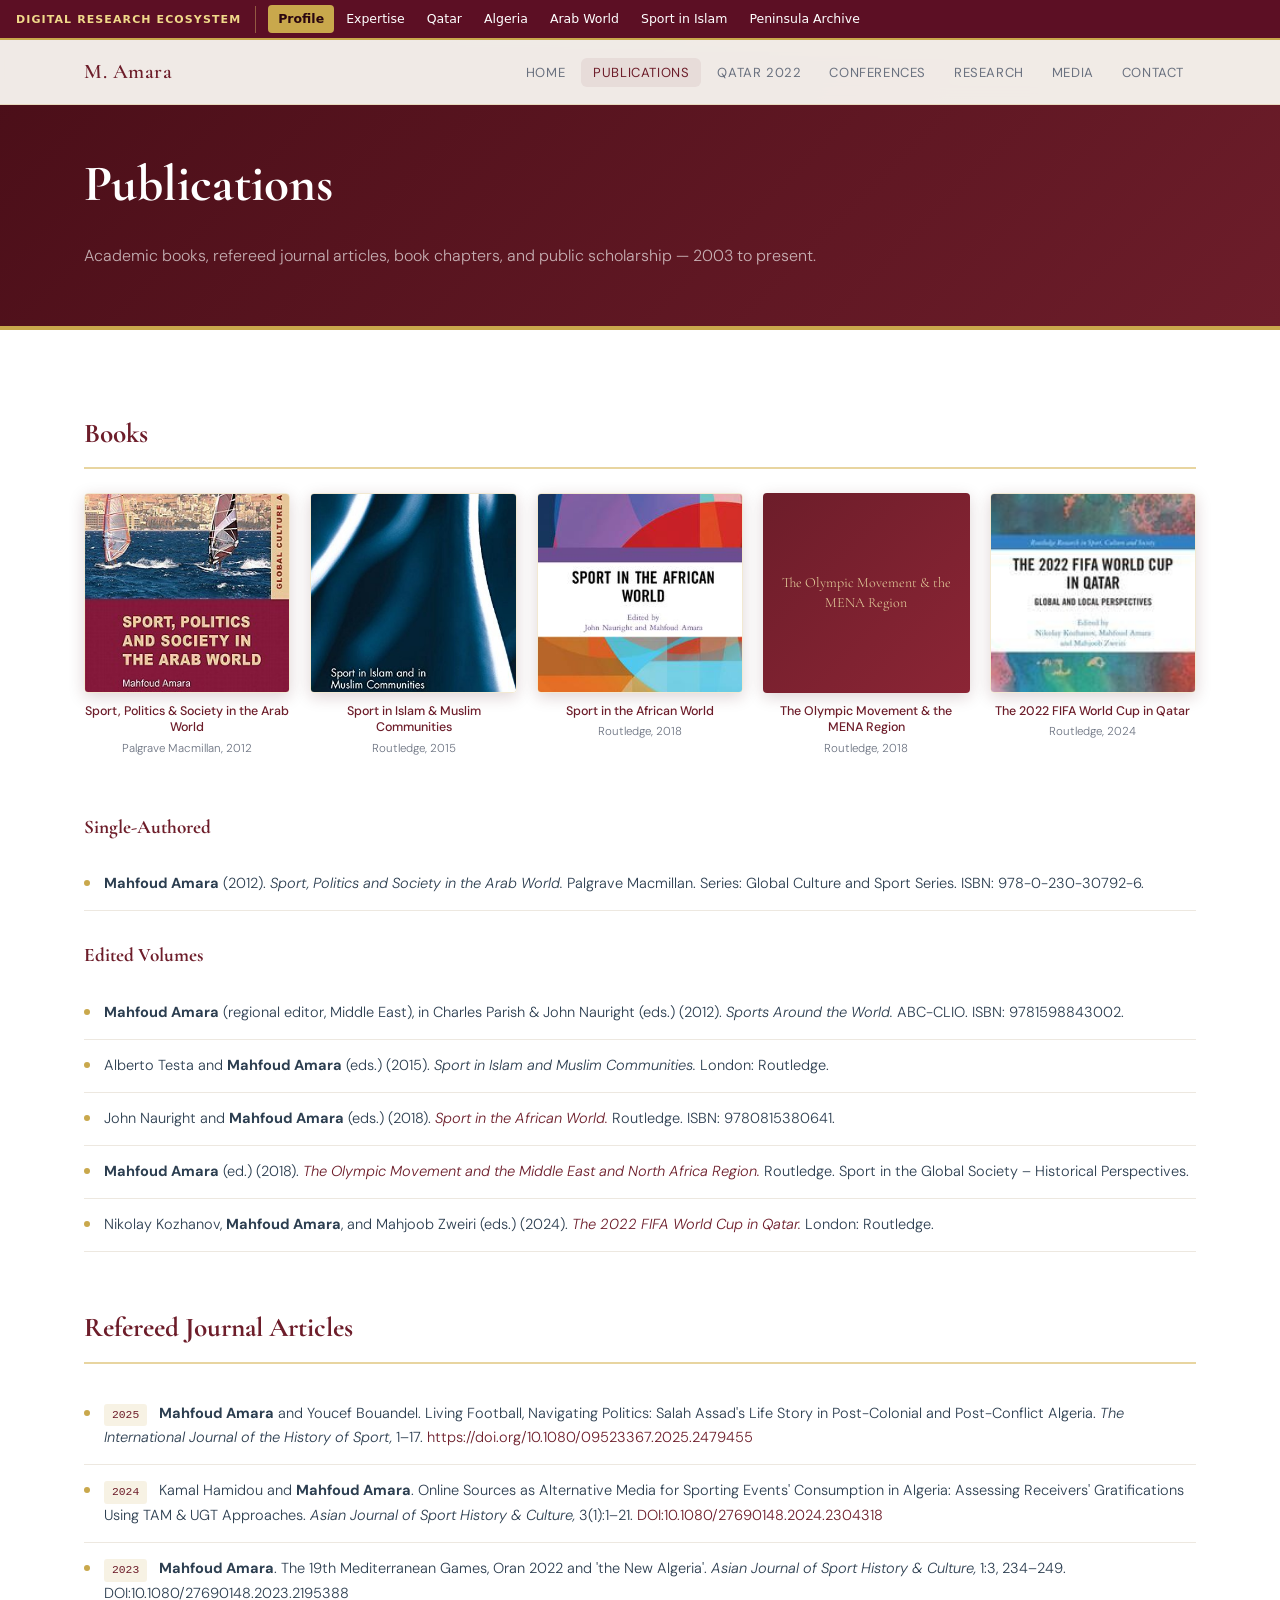
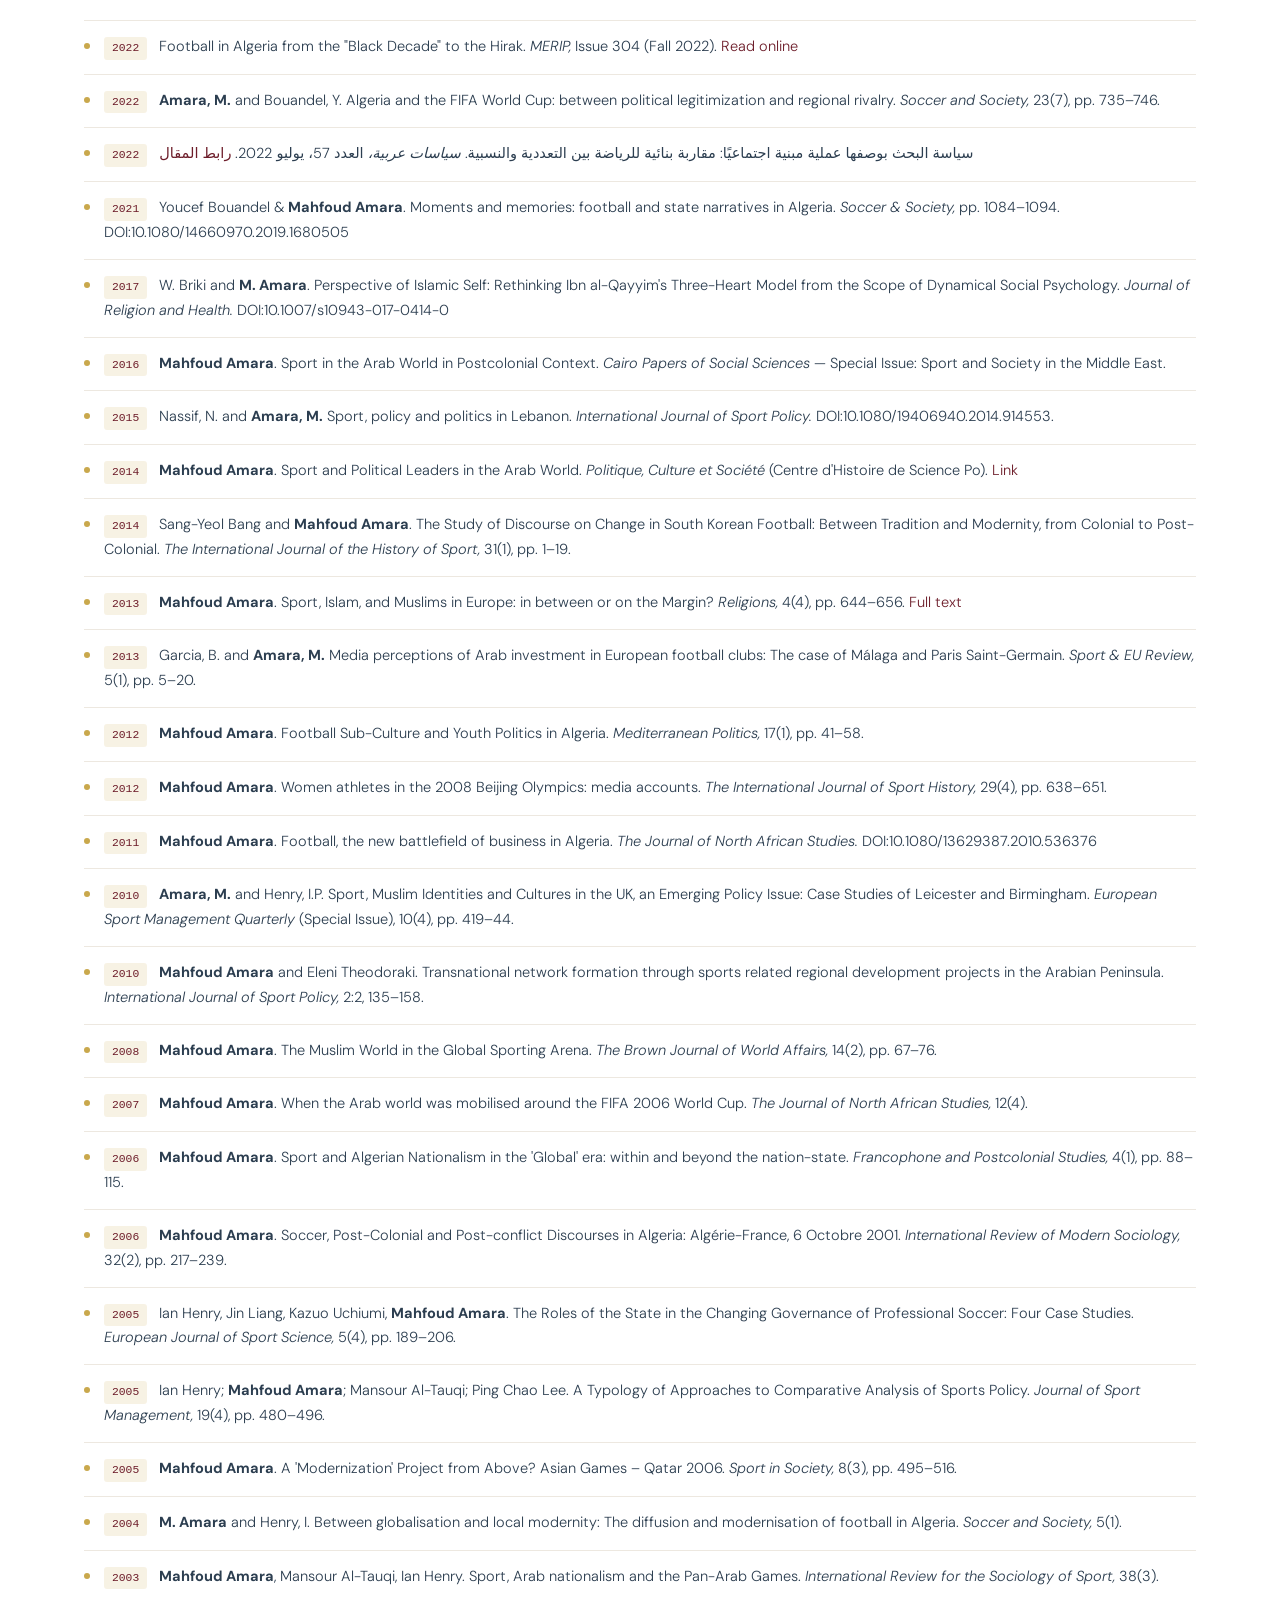
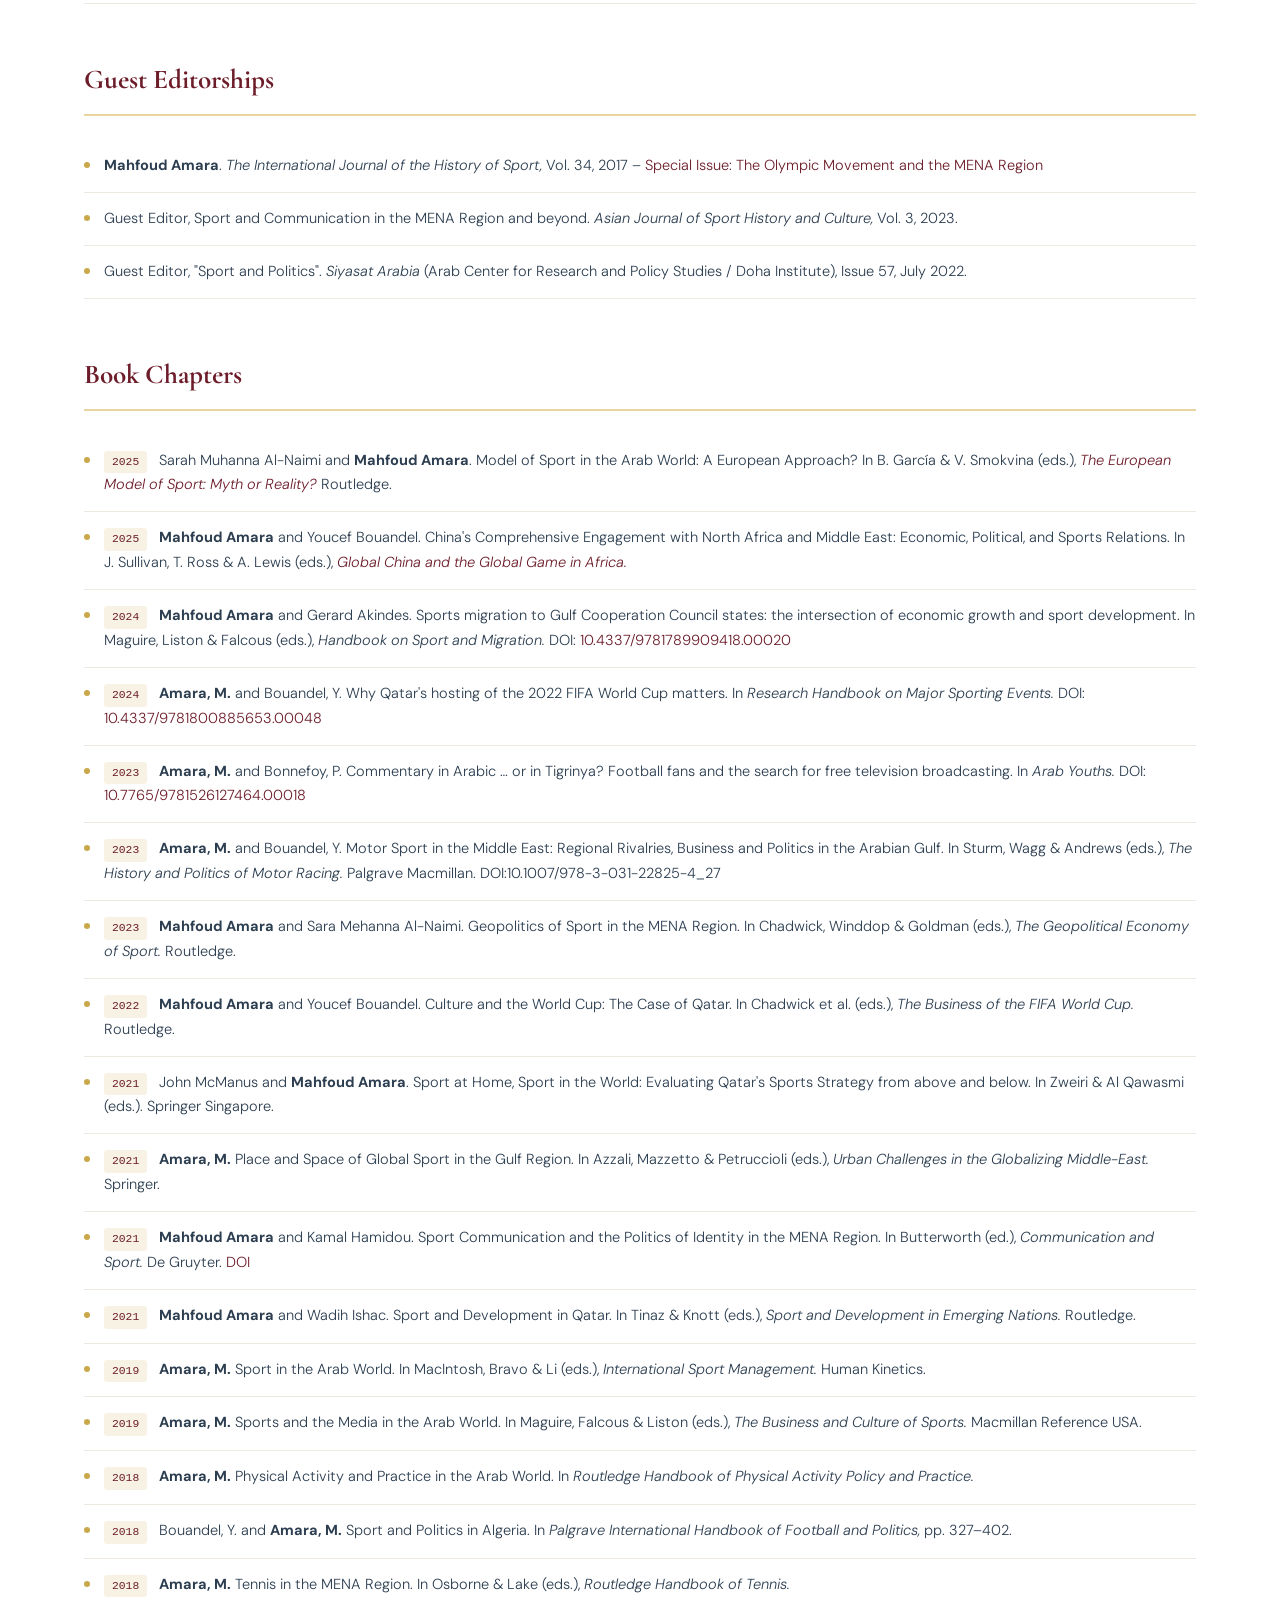
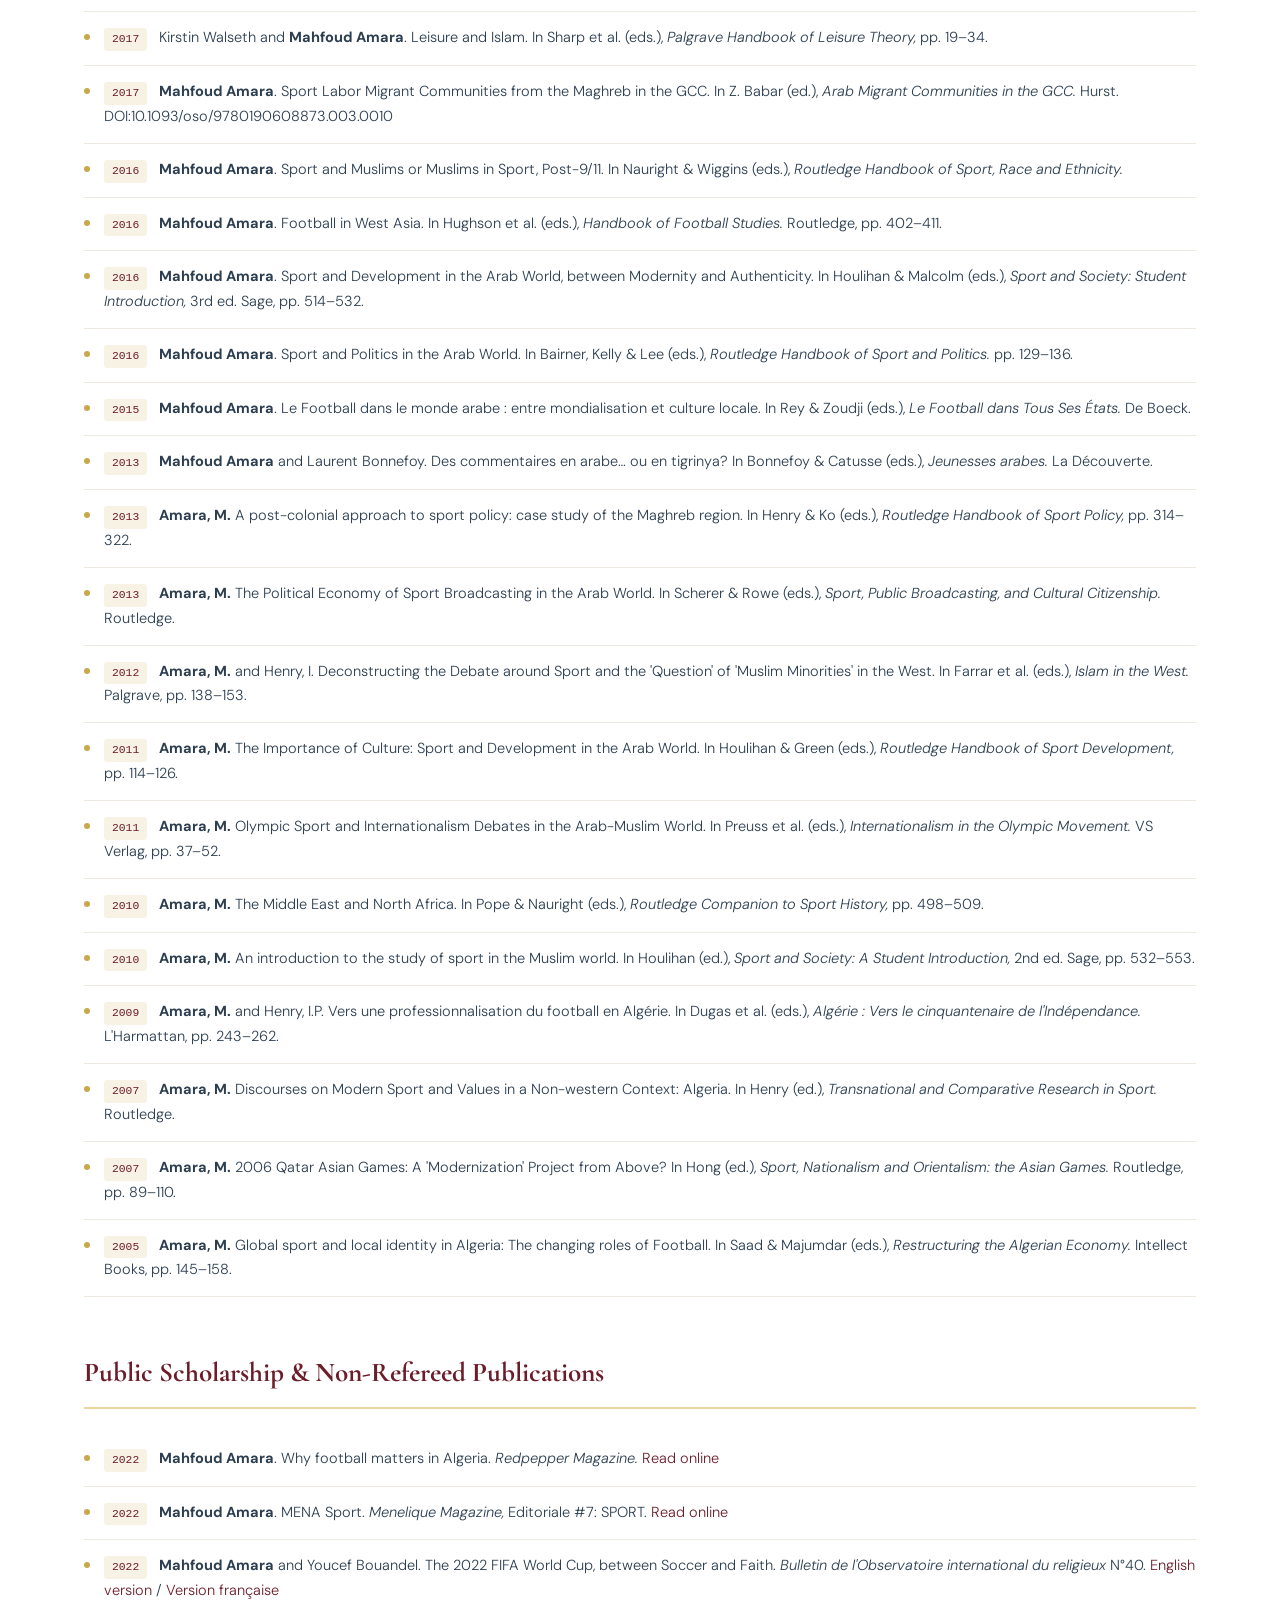
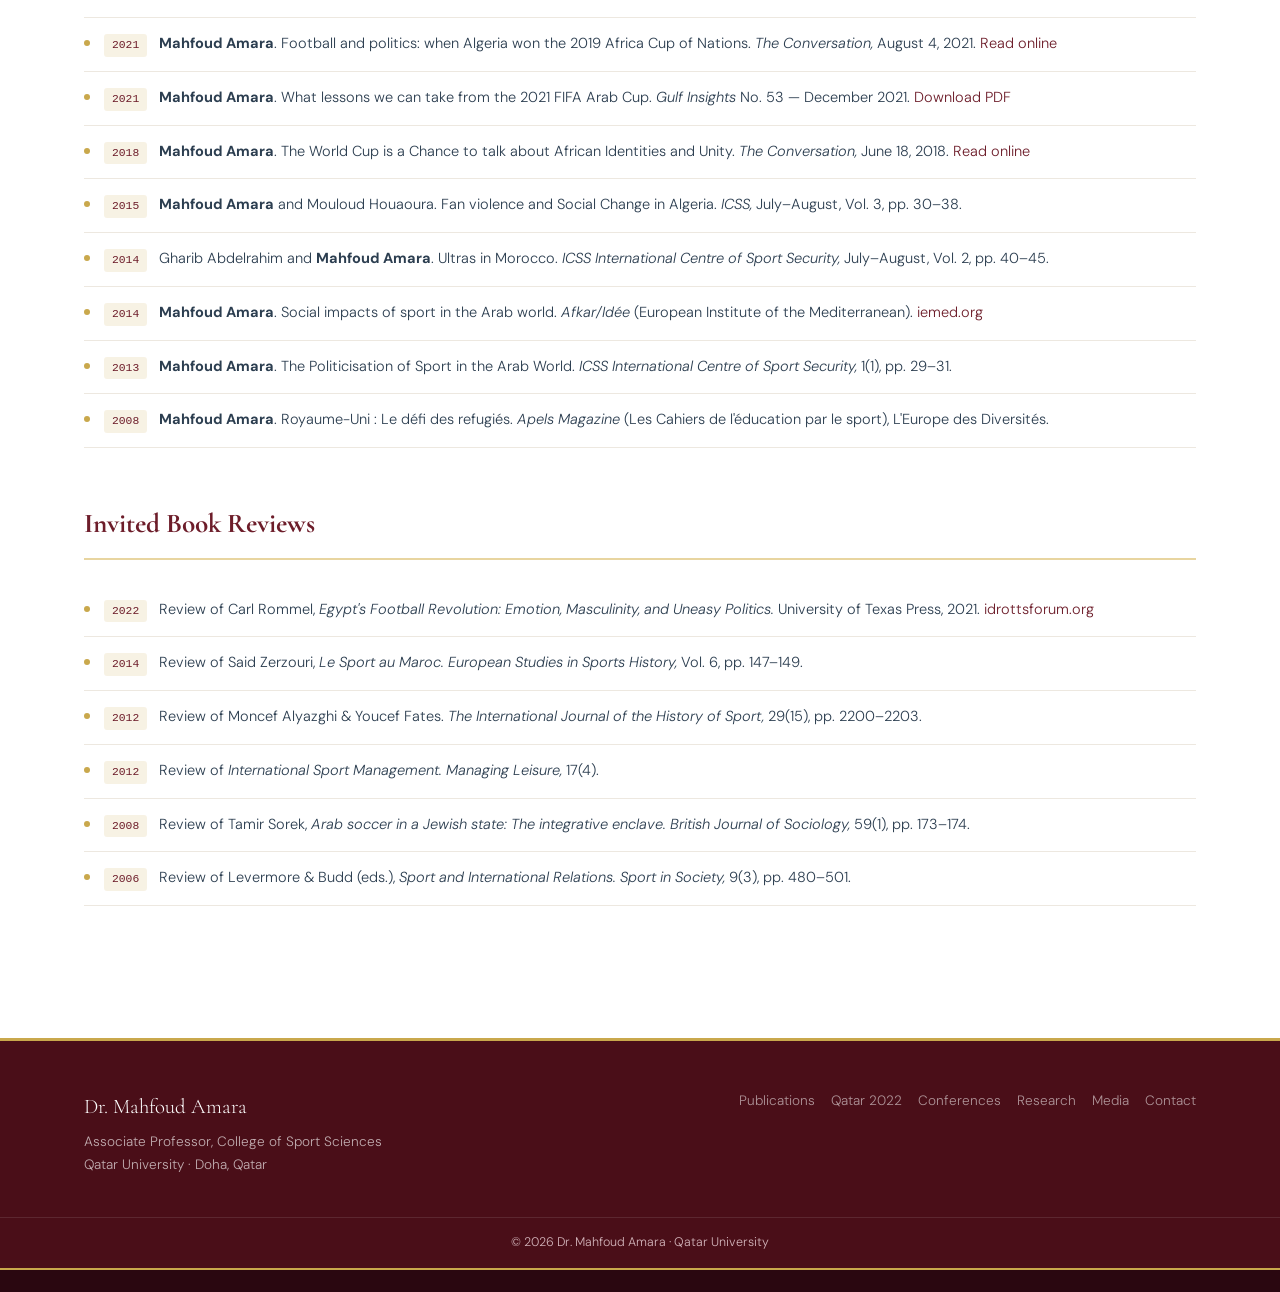
<file: publications.html>
<!DOCTYPE html>
<html lang="en">
<head>
  <meta charset="UTF-8">
  <meta name="viewport" content="width=device-width, initial-scale=1.0">
<link rel="preconnect" href="https://fonts.gstatic.com" crossorigin>
<meta name="description" content="Books, refereed journal articles, book chapters and public scholarship by Dr. Mahfoud Amara, 2003 to the present.">
<link rel="canonical" href="https://mahfoudm33.github.io/Dr-Mahfoud-Amara-webpage-/publications.html">
<meta name="author" content="Mahfoud Amara">
<meta property="og:type" content="website">
<meta property="og:site_name" content="Dr. Mahfoud Amara — Digital Research Ecosystem">
<meta property="og:title" content="Publications | Dr. Mahfoud Amara">
<meta property="og:description" content="Books, refereed journal articles, book chapters and public scholarship by Dr. Mahfoud Amara, 2003 to the present.">
<meta property="og:url" content="https://mahfoudm33.github.io/Dr-Mahfoud-Amara-webpage-/publications.html">
<meta name="twitter:card" content="summary">
<meta name="theme-color" content="#5c0f24">
<link rel="icon" type="image/svg+xml" href="data:image/svg+xml,%3Csvg xmlns='http://www.w3.org/2000/svg' viewBox='0 0 32 32'%3E%3Crect width='32' height='32' rx='6' fill='%235c0f24'/%3E%3Ctext x='16' y='21.5' text-anchor='middle' font-family='Georgia,serif' font-size='15' font-weight='700' fill='%23e6c86e'%3EMA%3C/text%3E%3C/svg%3E">

  <title>Publications | Dr. Mahfoud Amara</title>
  <link rel="preconnect" href="https://fonts.googleapis.com">
  <link href="https://fonts.googleapis.com/css2?family=Cormorant+Garamond:ital,wght@0,400;0,500;0,600;0,700;1,400;1,600&family=DM+Sans:ital,opsz,wght@0,9..40,300;0,9..40,400;0,9..40,500;1,9..40,300&display=swap" rel="stylesheet">
  <link rel="stylesheet" href="assets/css/style.css">
<style id="mae-shared">
/* Shared Digital Research Ecosystem bar and footer — identical in every project. Edit in one place and copy to all. */
:where(a,button,input,select,textarea,summary,[tabindex]):focus-visible{outline:2px solid #c9a84c;outline-offset:2px}
.mae-bar,.mae-foot{box-sizing:border-box;font-family:system-ui,-apple-system,"Segoe UI",Roboto,Arial,sans-serif;direction:ltr;text-align:left}
.mae-bar *,.mae-foot *{box-sizing:border-box}
.mae-bar a,.mae-foot a{all:unset;cursor:pointer}
.mae-bar{display:flex;align-items:center;gap:12px;width:100%;height:40px;flex:0 0 40px;margin:0;padding:0 16px;background:#5c0f24;border-bottom:2px solid #c9a84c;color:#fff;font-size:12.5px;line-height:1;white-space:nowrap;overflow-x:auto;overflow-y:hidden;scrollbar-width:none;position:relative;z-index:1002}
.mae-bar::-webkit-scrollbar{display:none}
.mae-bar .mae-home{flex:0 0 auto;padding:8px 14px 8px 0;border-right:1px solid rgba(230,200,110,.4);color:#f0d98a;font-size:11px;font-weight:700;letter-spacing:.1em;text-transform:uppercase}
.mae-bar ul{display:flex;gap:2px;list-style:none;margin:0;padding:0}
.mae-bar li{margin:0;padding:0;list-style:none}
.mae-bar li a{display:block;padding:8px 10px;border-radius:4px;color:#fff;font-weight:500}
.mae-bar li a:hover,.mae-bar .mae-home:hover{background:rgba(255,255,255,.14)}
.mae-bar li a[aria-current]{background:#c9a84c;color:#2a0710;font-weight:700}
.mae-bar a:focus-visible,.mae-foot a:focus-visible{outline:2px solid #fff;outline-offset:1px}
.mae-foot{width:100%;margin:0;padding:18px 16px;background:#2a0710;border-top:2px solid #c9a84c;color:#e9dfe2;font-size:13px;line-height:1.7;text-align:center;position:relative;z-index:1}
.mae-foot a{color:#f0d98a;text-decoration:underline;text-underline-offset:2px}
.mae-foot a:hover{color:#fff}
.mae-foot .mae-sep{opacity:.5;margin:0 6px}
</style>
</head>
<body>
<div class="mae-bar" role="navigation" aria-label="Digital Research Ecosystem — projects by Dr. Mahfoud Amara"><a class="mae-home" href="https://mahfoudm33.github.io/Digital-Research-Ecosystem-Project/">Digital Research Ecosystem</a><ul><li><a href="https://mahfoudm33.github.io/Dr-Mahfoud-Amara-webpage-/" aria-current="page">Profile</a></li><li><a href="https://mahfoudm33.github.io/expertise/">Expertise</a></li><li><a href="https://mahfoudm33.github.io/Sport-in-Qatar-Research-Project/">Qatar</a></li><li><a href="https://mahfoudm33.github.io/Sport-and-Algerian-Studies/">Algeria</a></li><li><a href="https://mahfoudm33.github.io/Dr-Mahfoud-Amara-Publications-Arab-World/">Arab World</a></li><li><a href="https://mahfoudm33.github.io/Sport-in-Islam-and-Muslim-Communities-Project/">Sport in Islam</a></li><li><a href="https://mahfoudm33.github.io/Dr-Mahfoud-Amara-in-the-Peninsula-/">Peninsula Archive</a></li></ul></div>

  <nav class="nav" id="nav">
    <div class="nav-inner">
      <a href="index.html" class="nav-logo">M. Amara</a>
      <button class="nav-toggle" id="navToggle" aria-label="Menu"><span></span><span></span><span></span></button>
      <ul class="nav-links" id="navLinks">
        <li><a href="index.html">Home</a></li>
        <li><a href="publications.html" class="active">Publications</a></li>
        <li><a href="world-cup-2022.html">Qatar 2022</a></li>
        <li><a href="conferences.html">Conferences</a></li>
        <li><a href="research.html">Research</a></li>
        <li><a href="media.html">Media</a></li>
        <li><a href="contact.html">Contact</a></li>
      </ul>
    </div>
  </nav>

  <div class="page-hero">
    <div class="container">
      <h1>Publications</h1>
      <p>Academic books, refereed journal articles, book chapters, and public scholarship — 2003 to present.</p>
    </div>
  </div>

  <main class="section">
    <div class="container">

      <!-- Book Covers Gallery -->
      <div class="pub-section fade-in">
        <h2>Books</h2>
        <div class="book-covers-grid">
          <a href="https://www.bookdepository.com/Sport-Politics-Society-Arab-World-M-Amara/9781349338849" target="_blank" class="book-cover-item" rel="noopener noreferrer">
            <img src="assets/img/books/book1.jpg" alt="Sport, Politics and Society in the Arab World" loading="lazy" decoding="async">
            <span class="book-cover-label">Sport, Politics &amp; Society in the Arab World</span>
            <span class="book-cover-year">Palgrave Macmillan, 2012</span>
          </a>
          <a href="https://www.routledge.com/Sport-in-Islam-and-in-Muslim-Communities/Testa-Amara/p/book/9781138067912" target="_blank" class="book-cover-item" rel="noopener noreferrer">
            <img src="assets/img/books/book2.jpg" alt="Sport in Islam and Muslim Communities" loading="lazy" decoding="async">
            <span class="book-cover-label">Sport in Islam &amp; Muslim Communities</span>
            <span class="book-cover-year">Routledge, 2015</span>
          </a>
          <a href="https://www.routledge.com/Sport-in-the-African-World/Nauright-Amara/p/book/9780815380641" target="_blank" class="book-cover-item" rel="noopener noreferrer">
            <img src="assets/img/books/book3.jpg" alt="Sport in the African World" loading="lazy" decoding="async">
            <span class="book-cover-label">Sport in the African World</span>
            <span class="book-cover-year">Routledge, 2018</span>
          </a>
          <a href="https://www.routledge.com/The-Olympic-Movement-and-the-Middle-East-and-North-Africa-Region/Amara/p/book/9780367729523" target="_blank" class="book-cover-item" rel="noopener noreferrer">
            <div class="book-cover-placeholder">
              <span>The Olympic Movement &amp; the MENA Region</span>
            </div>
            <span class="book-cover-label">The Olympic Movement &amp; the MENA Region</span>
            <span class="book-cover-year">Routledge, 2018</span>
          </a>
          <a href="https://doi.org/10.4324/9781003453246" target="_blank" class="book-cover-item" rel="noopener noreferrer">
            <img src="assets/img/books/book5.jpg" alt="The 2022 FIFA World Cup in Qatar" loading="lazy" decoding="async">
            <span class="book-cover-label">The 2022 FIFA World Cup in Qatar</span>
            <span class="book-cover-year">Routledge, 2024</span>
          </a>
        </div>
      </div>

      <!-- Books List -->
      <div class="pub-section fade-in">
        <h2 style="display:none">Books Detail</h2>

        <h3>Single-Authored</h3>
        <ul class="pub-list">
          <li>
            <strong>Mahfoud Amara</strong> (2012). <em>Sport, Politics and Society in the Arab World.</em> Palgrave Macmillan. Series: Global Culture and Sport Series. ISBN: 978-0-230-30792-6.
          </li>
        </ul>

        <h3>Edited Volumes</h3>
        <ul class="pub-list">
          <li>
            <strong>Mahfoud Amara</strong> (regional editor, Middle East), in Charles Parish &amp; John Nauright (eds.) (2012). <em>Sports Around the World.</em> ABC-CLIO. ISBN: 9781598843002.
          </li>
          <li>
            Alberto Testa and <strong>Mahfoud Amara</strong> (eds.) (2015). <em>Sport in Islam and Muslim Communities.</em> London: Routledge.
          </li>
          <li>
            John Nauright and <strong>Mahfoud Amara</strong> (eds.) (2018). <em><a href="https://www.routledge.com/Sport-in-the-African-World/Nauright-Amara/p/book/9780815380641" target="_blank" rel="noopener noreferrer">Sport in the African World.</a></em> Routledge. ISBN: 9780815380641.
          </li>
          <li>
            <strong>Mahfoud Amara</strong> (ed.) (2018). <em><a href="https://www.routledge.com/The-Olympic-Movement-and-the-Middle-East-and-North-Africa-Region/Amara/p/book/9780367729523" target="_blank" rel="noopener noreferrer">The Olympic Movement and the Middle East and North Africa Region.</a></em> Routledge. Sport in the Global Society – Historical Perspectives.
          </li>
          <li>
            Nikolay Kozhanov, <strong>Mahfoud Amara</strong>, and Mahjoob Zweiri (eds.) (2024). <em><a href="https://doi.org/10.4324/9781003453246" target="_blank" rel="noopener noreferrer">The 2022 FIFA World Cup in Qatar.</a></em> London: Routledge.
          </li>
        </ul>
      </div>

      <!-- Journal Articles -->
      <div class="pub-section fade-in">
        <h2>Refereed Journal Articles</h2>
        <ul class="pub-list">
          <li>
            <span class="pub-year">2025</span>
            <strong>Mahfoud Amara</strong> and Youcef Bouandel. Living Football, Navigating Politics: Salah Assad's Life Story in Post-Colonial and Post-Conflict Algeria. <em>The International Journal of the History of Sport,</em> 1–17. <a href="https://doi.org/10.1080/09523367.2025.2479455" target="_blank" rel="noopener noreferrer">https://doi.org/10.1080/09523367.2025.2479455</a>
          </li>
          <li>
            <span class="pub-year">2024</span>
            Kamal Hamidou and <strong>Mahfoud Amara</strong>. Online Sources as Alternative Media for Sporting Events' Consumption in Algeria: Assessing Receivers' Gratifications Using TAM &amp; UGT Approaches. <em>Asian Journal of Sport History &amp; Culture,</em> 3(1):1–21. <a href="https://doi.org/10.1080/27690148.2024.2304318" target="_blank" rel="noopener noreferrer">DOI:10.1080/27690148.2024.2304318</a>
          </li>
          <li>
            <span class="pub-year">2023</span>
            <strong>Mahfoud Amara</strong>. The 19th Mediterranean Games, Oran 2022 and 'the New Algeria'. <em>Asian Journal of Sport History &amp; Culture,</em> 1:3, 234–249. DOI:10.1080/27690148.2023.2195388
          </li>
          <li>
            <span class="pub-year">2022</span>
            Football in Algeria from the "Black Decade" to the Hirak. <em>MERIP,</em> Issue 304 (Fall 2022). <a href="https://merip.org/2022/11/football-in-algeria-from-the-black-decade-to-the-hirak/" target="_blank" rel="noopener noreferrer">Read online</a>
          </li>
          <li>
            <span class="pub-year">2022</span>
            <strong>Amara, M.</strong> and Bouandel, Y. Algeria and the FIFA World Cup: between political legitimization and regional rivalry. <em>Soccer and Society,</em> 23(7), pp. 735–746.
          </li>
          <li>
            <span class="pub-year">2022</span>
            سياسة البحث بوصفها عملية مبنية اجتماعيًا: مقاربة بنائية للرياضة بين التعددية والنسبية. <em>سياسات عربية،</em> العدد 57، يوليو 2022. <a href="https://siyasatarabiya.dohainstitute.org/ar/issue057/Pages/art01.aspx" target="_blank" rel="noopener noreferrer">رابط المقال</a>
          </li>
          <li>
            <span class="pub-year">2021</span>
            Youcef Bouandel &amp; <strong>Mahfoud Amara</strong>. Moments and memories: football and state narratives in Algeria. <em>Soccer &amp; Society,</em> pp. 1084–1094. DOI:10.1080/14660970.2019.1680505
          </li>
          <li>
            <span class="pub-year">2017</span>
            W. Briki and <strong>M. Amara</strong>. Perspective of Islamic Self: Rethinking Ibn al-Qayyim's Three-Heart Model from the Scope of Dynamical Social Psychology. <em>Journal of Religion and Health.</em> DOI:10.1007/s10943-017-0414-0
          </li>
          <li>
            <span class="pub-year">2016</span>
            <strong>Mahfoud Amara</strong>. Sport in the Arab World in Postcolonial Context. <em>Cairo Papers of Social Sciences</em> — Special Issue: Sport and Society in the Middle East.
          </li>
          <li>
            <span class="pub-year">2015</span>
            Nassif, N. and <strong>Amara, M.</strong> Sport, policy and politics in Lebanon. <em>International Journal of Sport Policy.</em> DOI:10.1080/19406940.2014.914553.
          </li>
          <li>
            <span class="pub-year">2014</span>
            <strong>Mahfoud Amara</strong>. Sport and Political Leaders in the Arab World. <em>Politique, Culture et Société</em> (Centre d'Histoire de Science Po). <a href="http://www.histoire-politique.fr/index.php?numero=19&rub=revue" target="_blank" rel="noopener noreferrer">Link</a>
          </li>
          <li>
            <span class="pub-year">2014</span>
            Sang-Yeol Bang and <strong>Mahfoud Amara</strong>. The Study of Discourse on Change in South Korean Football: Between Tradition and Modernity, from Colonial to Post-Colonial. <em>The International Journal of the History of Sport,</em> 31(1), pp. 1–19.
          </li>
          <li>
            <span class="pub-year">2013</span>
            <strong>Mahfoud Amara</strong>. Sport, Islam, and Muslims in Europe: in between or on the Margin? <em>Religions,</em> 4(4), pp. 644–656. <a href="https://www.mdpi.com/2077-1444/4/4/644" target="_blank" rel="noopener noreferrer">Full text</a>
          </li>
          <li>
            <span class="pub-year">2013</span>
            Garcia, B. and <strong>Amara, M.</strong> Media perceptions of Arab investment in European football clubs: The case of Málaga and Paris Saint-Germain. <em>Sport &amp; EU Review,</em> 5(1), pp. 5–20.
          </li>
          <li>
            <span class="pub-year">2012</span>
            <strong>Mahfoud Amara</strong>. Football Sub-Culture and Youth Politics in Algeria. <em>Mediterranean Politics,</em> 17(1), pp. 41–58.
          </li>
          <li>
            <span class="pub-year">2012</span>
            <strong>Mahfoud Amara</strong>. Women athletes in the 2008 Beijing Olympics: media accounts. <em>The International Journal of Sport History,</em> 29(4), pp. 638–651.
          </li>
          <li>
            <span class="pub-year">2011</span>
            <strong>Mahfoud Amara</strong>. Football, the new battlefield of business in Algeria. <em>The Journal of North African Studies.</em> DOI:10.1080/13629387.2010.536376
          </li>
          <li>
            <span class="pub-year">2010</span>
            <strong>Amara, M.</strong> and Henry, I.P. Sport, Muslim Identities and Cultures in the UK, an Emerging Policy Issue: Case Studies of Leicester and Birmingham. <em>European Sport Management Quarterly</em> (Special Issue), 10(4), pp. 419–44.
          </li>
          <li>
            <span class="pub-year">2010</span>
            <strong>Mahfoud Amara</strong> and Eleni Theodoraki. Transnational network formation through sports related regional development projects in the Arabian Peninsula. <em>International Journal of Sport Policy,</em> 2:2, 135–158.
          </li>
          <li>
            <span class="pub-year">2008</span>
            <strong>Mahfoud Amara</strong>. The Muslim World in the Global Sporting Arena. <em>The Brown Journal of World Affairs,</em> 14(2), pp. 67–76.
          </li>
          <li>
            <span class="pub-year">2007</span>
            <strong>Mahfoud Amara</strong>. When the Arab world was mobilised around the FIFA 2006 World Cup. <em>The Journal of North African Studies,</em> 12(4).
          </li>
          <li>
            <span class="pub-year">2006</span>
            <strong>Mahfoud Amara</strong>. Sport and Algerian Nationalism in the 'Global' era: within and beyond the nation-state. <em>Francophone and Postcolonial Studies,</em> 4(1), pp. 88–115.
          </li>
          <li>
            <span class="pub-year">2006</span>
            <strong>Mahfoud Amara</strong>. Soccer, Post-Colonial and Post-conflict Discourses in Algeria: Algérie-France, 6 Octobre 2001. <em>International Review of Modern Sociology,</em> 32(2), pp. 217–239.
          </li>
          <li>
            <span class="pub-year">2005</span>
            Ian Henry, Jin Liang, Kazuo Uchiumi, <strong>Mahfoud Amara</strong>. The Roles of the State in the Changing Governance of Professional Soccer: Four Case Studies. <em>European Journal of Sport Science,</em> 5(4), pp. 189–206.
          </li>
          <li>
            <span class="pub-year">2005</span>
            Ian Henry; <strong>Mahfoud Amara</strong>; Mansour Al-Tauqi; Ping Chao Lee. A Typology of Approaches to Comparative Analysis of Sports Policy. <em>Journal of Sport Management,</em> 19(4), pp. 480–496.
          </li>
          <li>
            <span class="pub-year">2005</span>
            <strong>Mahfoud Amara</strong>. A 'Modernization' Project from Above? Asian Games – Qatar 2006. <em>Sport in Society,</em> 8(3), pp. 495–516.
          </li>
          <li>
            <span class="pub-year">2004</span>
            <strong>M. Amara</strong> and Henry, I. Between globalisation and local modernity: The diffusion and modernisation of football in Algeria. <em>Soccer and Society,</em> 5(1).
          </li>
          <li>
            <span class="pub-year">2003</span>
            <strong>Mahfoud Amara</strong>, Mansour Al-Tauqi, Ian Henry. Sport, Arab nationalism and the Pan-Arab Games. <em>International Review for the Sociology of Sport,</em> 38(3).
          </li>
        </ul>
      </div>

      <!-- Guest Editor -->
      <div class="pub-section fade-in">
        <h2>Guest Editorships</h2>
        <ul class="pub-list">
          <li>
            <strong>Mahfoud Amara</strong>. <em>The International Journal of the History of Sport,</em> Vol. 34, 2017 – <a href="https://www.tandfonline.com/toc/fhsp20/34/13" target="_blank" rel="noopener noreferrer">Special Issue: The Olympic Movement and the MENA Region</a>
          </li>
          <li>
            Guest Editor, Sport and Communication in the MENA Region and beyond. <em>Asian Journal of Sport History and Culture,</em> Vol. 3, 2023.
          </li>
          <li>
            Guest Editor, "Sport and Politics". <em>Siyasat Arabia</em> (Arab Center for Research and Policy Studies / Doha Institute), Issue 57, July 2022.
          </li>
        </ul>
      </div>

      <!-- Book Chapters -->
      <div class="pub-section fade-in">
        <h2>Book Chapters</h2>
        <ul class="pub-list">
          <li>
            <span class="pub-year">2025</span>
            Sarah Muhanna Al-Naimi and <strong>Mahfoud Amara</strong>. Model of Sport in the Arab World: A European Approach? In B. García &amp; V. Smokvina (eds.), <em><a href="https://www.routledge.com/The-European-Model-of-Sport-Myth-or-Reality/Garcia-Smokvina/p/book/9781032665139" target="_blank" rel="noopener noreferrer">The European Model of Sport: Myth or Reality?</a></em> Routledge.
          </li>
          <li>
            <span class="pub-year">2025</span>
            <strong>Mahfoud Amara</strong> and Youcef Bouandel. China's Comprehensive Engagement with North Africa and Middle East: Economic, Political, and Sports Relations. In J. Sullivan, T. Ross &amp; A. Lewis (eds.), <em><a href="https://utpdistribution.com/9781636676494/global-china-and-the-global-game-in-africa/" target="_blank" rel="noopener noreferrer">Global China and the Global Game in Africa.</a></em>
          </li>
          <li>
            <span class="pub-year">2024</span>
            <strong>Mahfoud Amara</strong> and Gerard Akindes. Sports migration to Gulf Cooperation Council states: the intersection of economic growth and sport development. In Maguire, Liston &amp; Falcous (eds.), <em>Handbook on Sport and Migration.</em> DOI: <a href="https://doi.org/10.4337/9781789909418.00020" target="_blank" rel="noopener noreferrer">10.4337/9781789909418.00020</a>
          </li>
          <li>
            <span class="pub-year">2024</span>
            <strong>Amara, M.</strong> and Bouandel, Y. Why Qatar's hosting of the 2022 FIFA World Cup matters. In <em>Research Handbook on Major Sporting Events.</em> DOI: <a href="https://doi.org/10.4337/9781800885653.00048" target="_blank" rel="noopener noreferrer">10.4337/9781800885653.00048</a>
          </li>
          <li>
            <span class="pub-year">2023</span>
            <strong>Amara, M.</strong> and Bonnefoy, P. Commentary in Arabic … or in Tigrinya? Football fans and the search for free television broadcasting. In <em>Arab Youths.</em> DOI: <a href="https://doi.org/10.7765/9781526127464.00018" target="_blank" rel="noopener noreferrer">10.7765/9781526127464.00018</a>
          </li>
          <li>
            <span class="pub-year">2023</span>
            <strong>Amara, M.</strong> and Bouandel, Y. Motor Sport in the Middle East: Regional Rivalries, Business and Politics in the Arabian Gulf. In Sturm, Wagg &amp; Andrews (eds.), <em>The History and Politics of Motor Racing.</em> Palgrave Macmillan. DOI:10.1007/978-3-031-22825-4_27
          </li>
          <li>
            <span class="pub-year">2023</span>
            <strong>Mahfoud Amara</strong> and Sara Mehanna Al-Naimi. Geopolitics of Sport in the MENA Region. In Chadwick, Winddop &amp; Goldman (eds.), <em>The Geopolitical Economy of Sport.</em> Routledge.
          </li>
          <li>
            <span class="pub-year">2022</span>
            <strong>Mahfoud Amara</strong> and Youcef Bouandel. Culture and the World Cup: The Case of Qatar. In Chadwick et al. (eds.), <em>The Business of the FIFA World Cup.</em> Routledge.
          </li>
          <li>
            <span class="pub-year">2021</span>
            John McManus and <strong>Mahfoud Amara</strong>. Sport at Home, Sport in the World: Evaluating Qatar's Sports Strategy from above and below. In Zweiri &amp; Al Qawasmi (eds.). Springer Singapore.
          </li>
          <li>
            <span class="pub-year">2021</span>
            <strong>Amara, M.</strong> Place and Space of Global Sport in the Gulf Region. In Azzali, Mazzetto &amp; Petruccioli (eds.), <em>Urban Challenges in the Globalizing Middle-East.</em> Springer.
          </li>
          <li>
            <span class="pub-year">2021</span>
            <strong>Mahfoud Amara</strong> and Kamal Hamidou. Sport Communication and the Politics of Identity in the MENA Region. In Butterworth (ed.), <em>Communication and Sport.</em> De Gruyter. <a href="https://doi.org/10.1515/9783110660883-000" target="_blank" rel="noopener noreferrer">DOI</a>
          </li>
          <li>
            <span class="pub-year">2021</span>
            <strong>Mahfoud Amara</strong> and Wadih Ishac. Sport and Development in Qatar. In Tinaz &amp; Knott (eds.), <em>Sport and Development in Emerging Nations.</em> Routledge.
          </li>
          <li>
            <span class="pub-year">2019</span>
            <strong>Amara, M.</strong> Sport in the Arab World. In MacIntosh, Bravo &amp; Li (eds.), <em>International Sport Management.</em> Human Kinetics.
          </li>
          <li>
            <span class="pub-year">2019</span>
            <strong>Amara, M.</strong> Sports and the Media in the Arab World. In Maguire, Falcous &amp; Liston (eds.), <em>The Business and Culture of Sports.</em> Macmillan Reference USA.
          </li>
          <li>
            <span class="pub-year">2018</span>
            <strong>Amara, M.</strong> Physical Activity and Practice in the Arab World. In <em>Routledge Handbook of Physical Activity Policy and Practice.</em>
          </li>
          <li>
            <span class="pub-year">2018</span>
            Bouandel, Y. and <strong>Amara, M.</strong> Sport and Politics in Algeria. In <em>Palgrave International Handbook of Football and Politics,</em> pp. 327–402.
          </li>
          <li>
            <span class="pub-year">2018</span>
            <strong>Amara, M.</strong> Tennis in the MENA Region. In Osborne &amp; Lake (eds.), <em>Routledge Handbook of Tennis.</em>
          </li>
          <li>
            <span class="pub-year">2017</span>
            Kirstin Walseth and <strong>Mahfoud Amara</strong>. Leisure and Islam. In Sharp et al. (eds.), <em>Palgrave Handbook of Leisure Theory,</em> pp. 19–34.
          </li>
          <li>
            <span class="pub-year">2017</span>
            <strong>Mahfoud Amara</strong>. Sport Labor Migrant Communities from the Maghreb in the GCC. In Z. Babar (ed.), <em>Arab Migrant Communities in the GCC.</em> Hurst. DOI:10.1093/oso/9780190608873.003.0010
          </li>
          <li>
            <span class="pub-year">2016</span>
            <strong>Mahfoud Amara</strong>. Sport and Muslims or Muslims in Sport, Post-9/11. In Nauright &amp; Wiggins (eds.), <em>Routledge Handbook of Sport, Race and Ethnicity.</em>
          </li>
          <li>
            <span class="pub-year">2016</span>
            <strong>Mahfoud Amara</strong>. Football in West Asia. In Hughson et al. (eds.), <em>Handbook of Football Studies.</em> Routledge, pp. 402–411.
          </li>
          <li>
            <span class="pub-year">2016</span>
            <strong>Mahfoud Amara</strong>. Sport and Development in the Arab World, between Modernity and Authenticity. In Houlihan &amp; Malcolm (eds.), <em>Sport and Society: Student Introduction,</em> 3rd ed. Sage, pp. 514–532.
          </li>
          <li>
            <span class="pub-year">2016</span>
            <strong>Mahfoud Amara</strong>. Sport and Politics in the Arab World. In Bairner, Kelly &amp; Lee (eds.), <em>Routledge Handbook of Sport and Politics.</em> pp. 129–136.
          </li>
          <li>
            <span class="pub-year">2015</span>
            <strong>Mahfoud Amara</strong>. Le Football dans le monde arabe : entre mondialisation et culture locale. In Rey &amp; Zoudji (eds.), <em>Le Football dans Tous Ses États.</em> De Boeck.
          </li>
          <li>
            <span class="pub-year">2013</span>
            <strong>Mahfoud Amara</strong> and Laurent Bonnefoy. Des commentaires en arabe… ou en tigrinya? In Bonnefoy &amp; Catusse (eds.), <em>Jeunesses arabes.</em> La Découverte.
          </li>
          <li>
            <span class="pub-year">2013</span>
            <strong>Amara, M.</strong> A post-colonial approach to sport policy: case study of the Maghreb region. In Henry &amp; Ko (eds.), <em>Routledge Handbook of Sport Policy,</em> pp. 314–322.
          </li>
          <li>
            <span class="pub-year">2013</span>
            <strong>Amara, M.</strong> The Political Economy of Sport Broadcasting in the Arab World. In Scherer &amp; Rowe (eds.), <em>Sport, Public Broadcasting, and Cultural Citizenship.</em> Routledge.
          </li>
          <li>
            <span class="pub-year">2012</span>
            <strong>Amara, M.</strong> and Henry, I. Deconstructing the Debate around Sport and the 'Question' of 'Muslim Minorities' in the West. In Farrar et al. (eds.), <em>Islam in the West.</em> Palgrave, pp. 138–153.
          </li>
          <li>
            <span class="pub-year">2011</span>
            <strong>Amara, M.</strong> The Importance of Culture: Sport and Development in the Arab World. In Houlihan &amp; Green (eds.), <em>Routledge Handbook of Sport Development,</em> pp. 114–126.
          </li>
          <li>
            <span class="pub-year">2011</span>
            <strong>Amara, M.</strong> Olympic Sport and Internationalism Debates in the Arab-Muslim World. In Preuss et al. (eds.), <em>Internationalism in the Olympic Movement.</em> VS Verlag, pp. 37–52.
          </li>
          <li>
            <span class="pub-year">2010</span>
            <strong>Amara, M.</strong> The Middle East and North Africa. In Pope &amp; Nauright (eds.), <em>Routledge Companion to Sport History,</em> pp. 498–509.
          </li>
          <li>
            <span class="pub-year">2010</span>
            <strong>Amara, M.</strong> An introduction to the study of sport in the Muslim world. In Houlihan (ed.), <em>Sport and Society: A Student Introduction,</em> 2nd ed. Sage, pp. 532–553.
          </li>
          <li>
            <span class="pub-year">2009</span>
            <strong>Amara, M.</strong> and Henry, I.P. Vers une professionnalisation du football en Algérie. In Dugas et al. (eds.), <em>Algérie : Vers le cinquantenaire de l'Indépendance.</em> L'Harmattan, pp. 243–262.
          </li>
          <li>
            <span class="pub-year">2007</span>
            <strong>Amara, M.</strong> Discourses on Modern Sport and Values in a Non-western Context: Algeria. In Henry (ed.), <em>Transnational and Comparative Research in Sport.</em> Routledge.
          </li>
          <li>
            <span class="pub-year">2007</span>
            <strong>Amara, M.</strong> 2006 Qatar Asian Games: A 'Modernization' Project from Above? In Hong (ed.), <em>Sport, Nationalism and Orientalism: the Asian Games.</em> Routledge, pp. 89–110.
          </li>
          <li>
            <span class="pub-year">2005</span>
            <strong>Amara, M.</strong> Global sport and local identity in Algeria: The changing roles of Football. In Saad &amp; Majumdar (eds.), <em>Restructuring the Algerian Economy.</em> Intellect Books, pp. 145–158.
          </li>
        </ul>
      </div>

      <!-- Non-refereed / Public Scholarship -->
      <div class="pub-section fade-in">
        <h2>Public Scholarship &amp; Non-Refereed Publications</h2>
        <ul class="pub-list">
          <li>
            <span class="pub-year">2022</span>
            <strong>Mahfoud Amara</strong>. Why football matters in Algeria. <em>Redpepper Magazine.</em> <a href="https://www.redpepper.org.uk/why-football-matters-in-algeria/" target="_blank" rel="noopener noreferrer">Read online</a>
          </li>
          <li>
            <span class="pub-year">2022</span>
            <strong>Mahfoud Amara</strong>. MENA Sport. <em>Menelique Magazine,</em> Editoriale #7: SPORT. <a href="https://www.menelique.com/editoriale-7-sport/" target="_blank" rel="noopener noreferrer">Read online</a>
          </li>
          <li>
            <span class="pub-year">2022</span>
            <strong>Mahfoud Amara</strong> and Youcef Bouandel. The 2022 FIFA World Cup, between Soccer and Faith. <em>Bulletin de l'Observatoire international du religieux</em> N°40. <a href="https://obsreligion.cnrs.fr/bulletin/the-2022-fifa-world-cup-between-soccer-and-faith-english-version/" target="_blank" rel="noopener noreferrer">English version</a> / <a href="https://obsreligion.cnrs.fr/bulletin/la-coupe-du-monde-2022-de-la-fifa-entre-football-et-foi-version-francaise/" target="_blank" rel="noopener noreferrer">Version française</a>
          </li>
          <li>
            <span class="pub-year">2021</span>
            <strong>Mahfoud Amara</strong>. Football and politics: when Algeria won the 2019 Africa Cup of Nations. <em>The Conversation,</em> August 4, 2021. <a href="https://theconversation.com/football-and-politics-when-algeria-won-the-2019-africa-cup-of-nations-141158" target="_blank" rel="noopener noreferrer">Read online</a>
          </li>
          <li>
            <span class="pub-year">2021</span>
            <strong>Mahfoud Amara</strong>. What lessons we can take from the 2021 FIFA Arab Cup. <em>Gulf Insights</em> No. 53 — December 2021. <a href="https://www.qu.edu.qa/static_file/qu/research/Gulf%20Studies/documents/Gulf%20Insights%2053.pdf" target="_blank" rel="noopener noreferrer">Download PDF</a>
          </li>
          <li>
            <span class="pub-year">2018</span>
            <strong>Mahfoud Amara</strong>. The World Cup is a Chance to talk about African Identities and Unity. <em>The Conversation,</em> June 18, 2018. <a href="https://theconversation.com/the-world-cup-is-a-chance-to-talk-about-african-identities-and-unity-98391" target="_blank" rel="noopener noreferrer">Read online</a>
          </li>
          <li>
            <span class="pub-year">2015</span>
            <strong>Mahfoud Amara</strong> and Mouloud Houaoura. Fan violence and Social Change in Algeria. <em>ICSS,</em> July–August, Vol. 3, pp. 30–38.
          </li>
          <li>
            <span class="pub-year">2014</span>
            Gharib Abdelrahim and <strong>Mahfoud Amara</strong>. Ultras in Morocco. <em>ICSS International Centre of Sport Security,</em> July–August, Vol. 2, pp. 40–45.
          </li>
          <li>
            <span class="pub-year">2014</span>
            <strong>Mahfoud Amara</strong>. Social impacts of sport in the Arab world. <em>Afkar/Idée</em> (European Institute of the Mediterranean). <a href="https://www.iemed.org/publicacions-en" target="_blank" rel="noopener noreferrer">iemed.org</a>
          </li>
          <li>
            <span class="pub-year">2013</span>
            <strong>Mahfoud Amara</strong>. The Politicisation of Sport in the Arab World. <em>ICSS International Centre of Sport Security,</em> 1(1), pp. 29–31.
          </li>
          <li>
            <span class="pub-year">2008</span>
            <strong>Mahfoud Amara</strong>. Royaume-Uni : Le défi des refugiés. <em>Apels Magazine</em> (Les Cahiers de l'éducation par le sport), L'Europe des Diversités.
          </li>
        </ul>
      </div>

      <!-- Book Reviews -->
      <div class="pub-section fade-in">
        <h2>Invited Book Reviews</h2>
        <ul class="pub-list">
          <li>
            <span class="pub-year">2022</span>
            Review of Carl Rommel, <em>Egypt's Football Revolution: Emotion, Masculinity, and Uneasy Politics.</em> University of Texas Press, 2021. <a href="https://idrottsforum.org/amamah_rommel220208/" target="_blank" rel="noopener noreferrer">idrottsforum.org</a>
          </li>
          <li>
            <span class="pub-year">2014</span>
            Review of Said Zerzouri, <em>Le Sport au Maroc.</em> <em>European Studies in Sports History,</em> Vol. 6, pp. 147–149.
          </li>
          <li>
            <span class="pub-year">2012</span>
            Review of Moncef Alyazghi &amp; Youcef Fates. <em>The International Journal of the History of Sport,</em> 29(15), pp. 2200–2203.
          </li>
          <li>
            <span class="pub-year">2012</span>
            Review of <em>International Sport Management.</em> <em>Managing Leisure,</em> 17(4).
          </li>
          <li>
            <span class="pub-year">2008</span>
            Review of Tamir Sorek, <em>Arab soccer in a Jewish state: The integrative enclave.</em> <em>British Journal of Sociology,</em> 59(1), pp. 173–174.
          </li>
          <li>
            <span class="pub-year">2006</span>
            Review of Levermore &amp; Budd (eds.), <em>Sport and International Relations.</em> <em>Sport in Society,</em> 9(3), pp. 480–501.
          </li>
        </ul>
      </div>

    </div>
  </main>

  <footer class="site-footer">
    <div class="container footer-inner">
      <div class="footer-brand">
        <p class="footer-name">Dr. Mahfoud Amara</p>
        <p class="footer-role">Associate Professor, College of Sport Sciences</p>
        <p class="footer-inst">Qatar University · Doha, Qatar</p>
      </div>
      <nav class="footer-nav">
        <a href="publications.html">Publications</a>
        <a href="world-cup-2022.html">Qatar 2022</a>
        <a href="conferences.html">Conferences</a>
        <a href="research.html">Research</a>
        <a href="media.html">Media</a>
        <a href="contact.html">Contact</a>
      </nav>
    </div>
    <div class="footer-bottom"><p>© 2026 Dr. Mahfoud Amara · Qatar University</p></div>
  </footer>
<div class="mae-foot" role="complementary" aria-label="About the author and the Digital Research Ecosystem">© 2026 Dr. Mahfoud Amara<span class="mae-sep" aria-hidden="true">·</span>Associate Professor in Sport Management and Social Sciences, College of Sport Sciences, Qatar University<br><a href="https://mahfoudm33.github.io/Digital-Research-Ecosystem-Project/">Digital Research Ecosystem</a><span class="mae-sep" aria-hidden="true">·</span><a href="https://orcid.org/0000-0002-1418-6710" rel="me noopener">ORCID</a><span class="mae-sep" aria-hidden="true">·</span><a href="https://scholar.google.com/citations?user=39pE9mIAAAAJ" rel="me noopener">Google Scholar</a><span class="mae-sep" aria-hidden="true">·</span><a href="https://www.researchgate.net/profile/Mahfoud-Amara" rel="me noopener">ResearchGate</a><span class="mae-sep" aria-hidden="true">·</span><a href="https://www.linkedin.com/in/amaramahfoud" rel="me noopener">LinkedIn</a></div>

  <button class="back-to-top" id="backToTop" aria-label="Back to top">↑</button>
  <script src="assets/js/main.js" defer></script>
<script>/* keeps the fixed site header below the ecosystem bar until it scrolls away */(function(){var b=document.querySelector(".mae-bar"),n=document.querySelector('#nav');if(!b||!n)return;function f(){var o=Math.max(0,b.offsetHeight-window.scrollY);n.style.top=o+"px";}f();addEventListener("scroll",f,{passive:true});addEventListener("resize",f);})();</script>
</body>
</html>
</file>
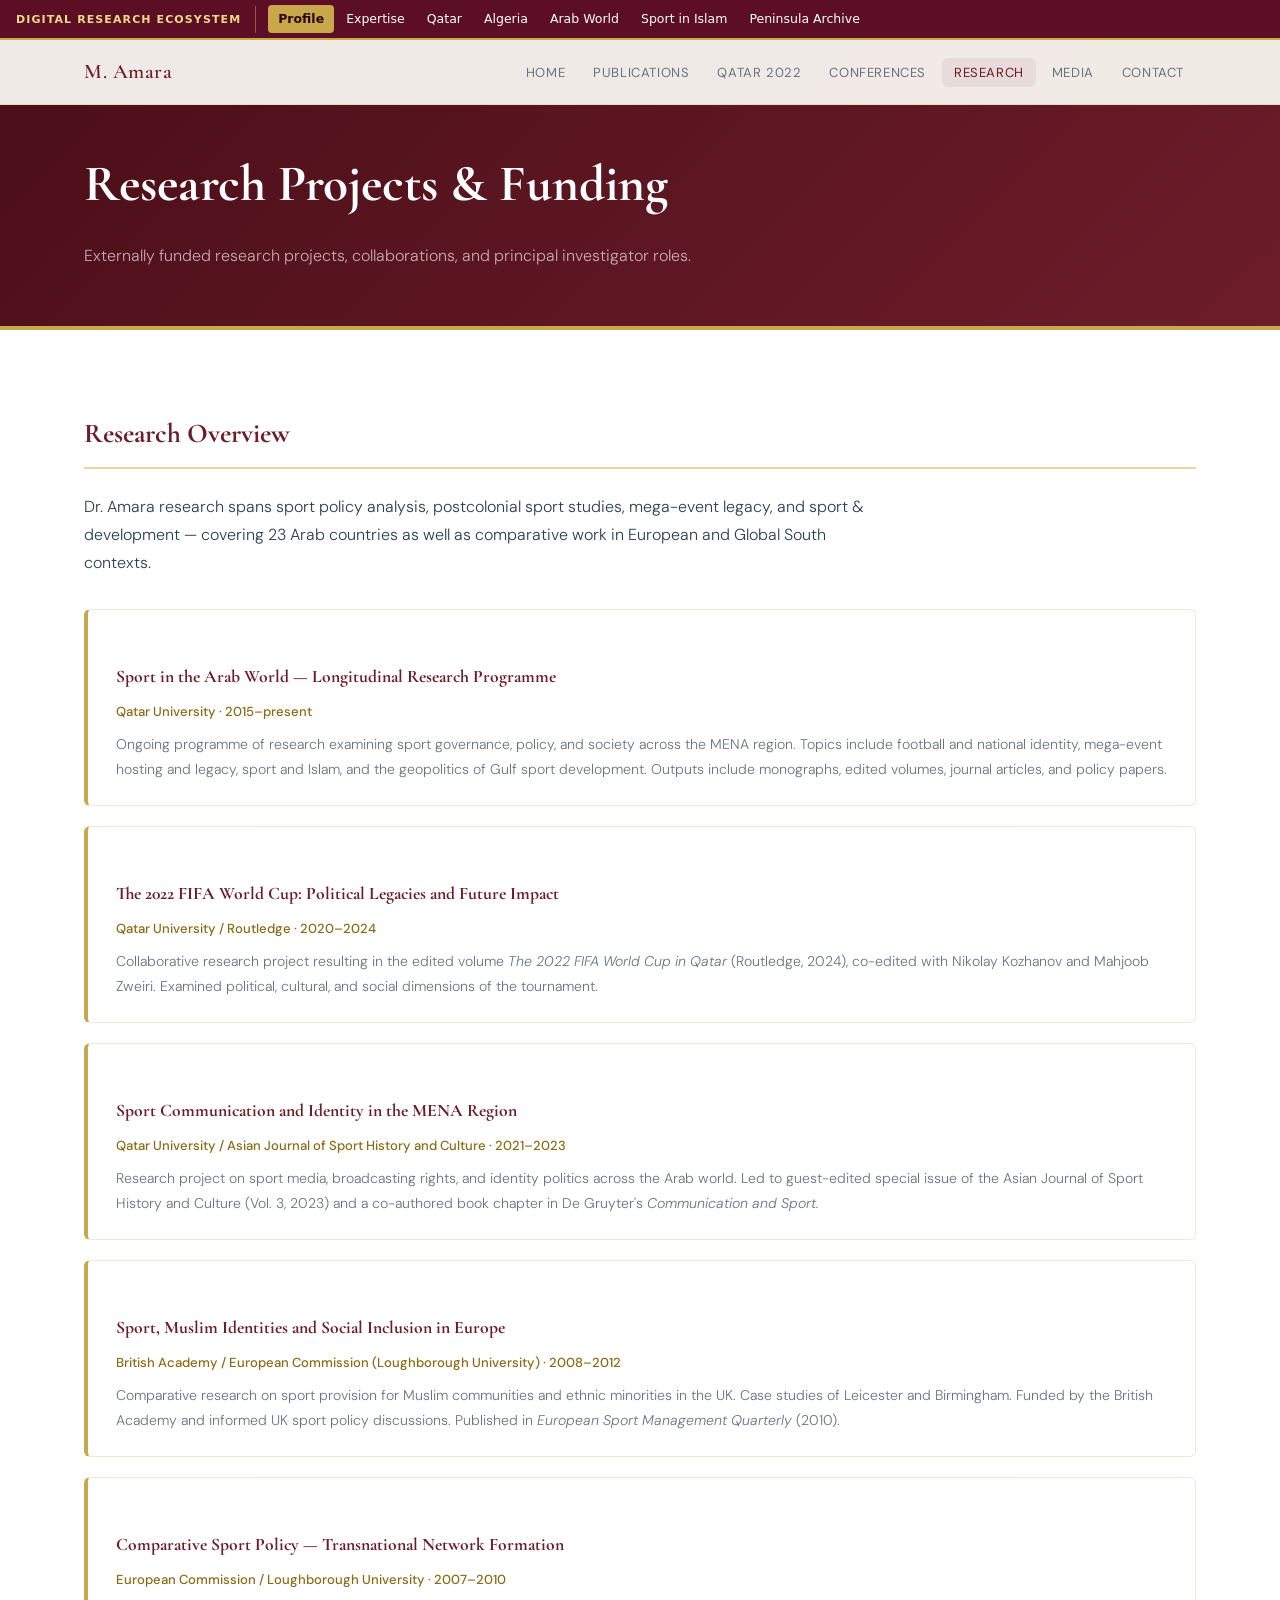
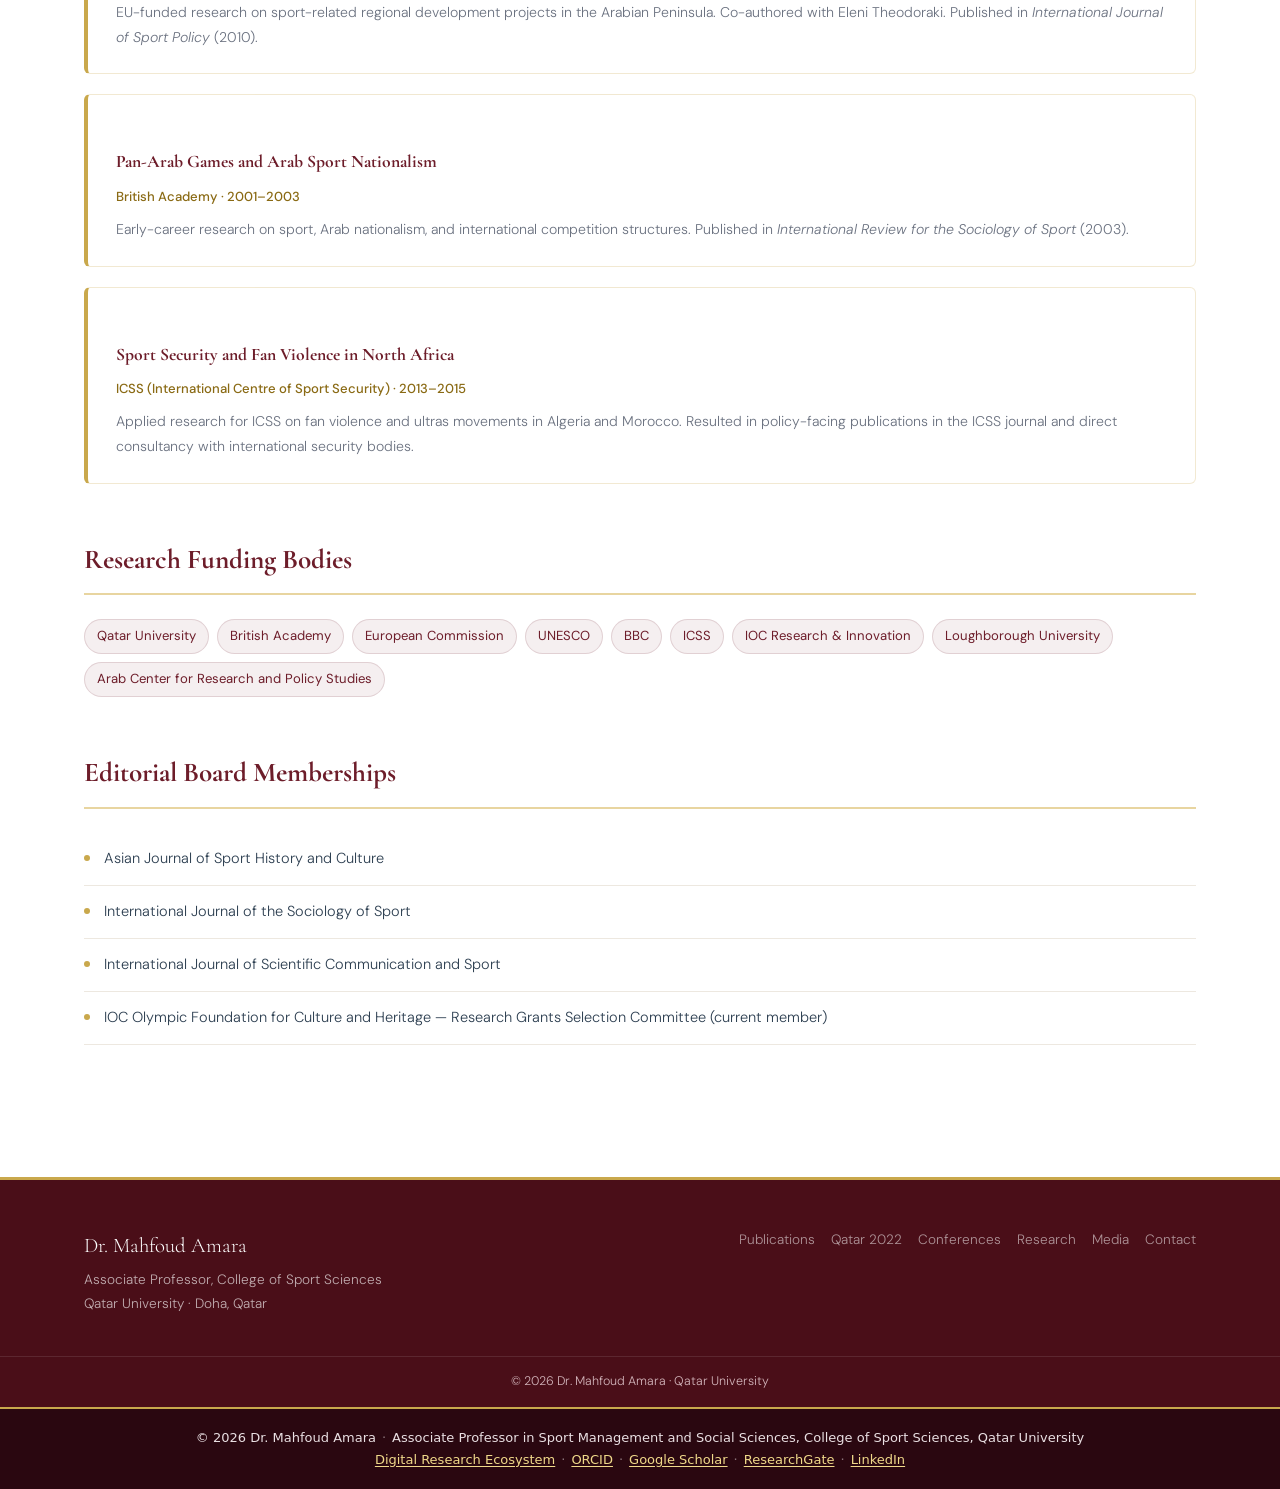
<file: research.html>
<!DOCTYPE html>
<html lang="en">
<head>
  <meta charset="UTF-8">
  <meta name="viewport" content="width=device-width, initial-scale=1.0">
<link rel="preconnect" href="https://fonts.gstatic.com" crossorigin>
<meta name="description" content="Funded and ongoing research projects led by Dr. Mahfoud Amara at Qatar University.">
<link rel="canonical" href="https://mahfoudm33.github.io/Dr-Mahfoud-Amara-webpage-/research.html">
<meta name="author" content="Mahfoud Amara">
<meta property="og:type" content="website">
<meta property="og:site_name" content="Dr. Mahfoud Amara — Digital Research Ecosystem">
<meta property="og:title" content="Research Projects | Dr. Mahfoud Amara">
<meta property="og:description" content="Funded and ongoing research projects led by Dr. Mahfoud Amara at Qatar University.">
<meta property="og:url" content="https://mahfoudm33.github.io/Dr-Mahfoud-Amara-webpage-/research.html">
<meta name="twitter:card" content="summary">
<meta name="theme-color" content="#5c0f24">
<link rel="icon" type="image/svg+xml" href="data:image/svg+xml,%3Csvg xmlns='http://www.w3.org/2000/svg' viewBox='0 0 32 32'%3E%3Crect width='32' height='32' rx='6' fill='%235c0f24'/%3E%3Ctext x='16' y='21.5' text-anchor='middle' font-family='Georgia,serif' font-size='15' font-weight='700' fill='%23e6c86e'%3EMA%3C/text%3E%3C/svg%3E">

  <title>Research Projects | Dr. Mahfoud Amara</title>
  <link rel="preconnect" href="https://fonts.googleapis.com">
  <link href="https://fonts.googleapis.com/css2?family=Cormorant+Garamond:ital,wght@0,400;0,500;0,600;0,700;1,400;1,600&family=DM+Sans:ital,opsz,wght@0,9..40,300;0,9..40,400;0,9..40,500;1,9..40,300&display=swap" rel="stylesheet">
  <link rel="stylesheet" href="assets/css/style.css">
<style id="mae-shared">
/* Shared Digital Research Ecosystem bar and footer — identical in every project. Edit in one place and copy to all. */
:where(a,button,input,select,textarea,summary,[tabindex]):focus-visible{outline:2px solid #c9a84c;outline-offset:2px}
.mae-bar,.mae-foot{box-sizing:border-box;font-family:system-ui,-apple-system,"Segoe UI",Roboto,Arial,sans-serif;direction:ltr;text-align:left}
.mae-bar *,.mae-foot *{box-sizing:border-box}
.mae-bar a,.mae-foot a{all:unset;cursor:pointer}
.mae-bar{display:flex;align-items:center;gap:12px;width:100%;height:40px;flex:0 0 40px;margin:0;padding:0 16px;background:#5c0f24;border-bottom:2px solid #c9a84c;color:#fff;font-size:12.5px;line-height:1;white-space:nowrap;overflow-x:auto;overflow-y:hidden;scrollbar-width:none;position:relative;z-index:1002}
.mae-bar::-webkit-scrollbar{display:none}
.mae-bar .mae-home{flex:0 0 auto;padding:8px 14px 8px 0;border-right:1px solid rgba(230,200,110,.4);color:#f0d98a;font-size:11px;font-weight:700;letter-spacing:.1em;text-transform:uppercase}
.mae-bar ul{display:flex;gap:2px;list-style:none;margin:0;padding:0}
.mae-bar li{margin:0;padding:0;list-style:none}
.mae-bar li a{display:block;padding:8px 10px;border-radius:4px;color:#fff;font-weight:500}
.mae-bar li a:hover,.mae-bar .mae-home:hover{background:rgba(255,255,255,.14)}
.mae-bar li a[aria-current]{background:#c9a84c;color:#2a0710;font-weight:700}
.mae-bar a:focus-visible,.mae-foot a:focus-visible{outline:2px solid #fff;outline-offset:1px}
.mae-foot{width:100%;margin:0;padding:18px 16px;background:#2a0710;border-top:2px solid #c9a84c;color:#e9dfe2;font-size:13px;line-height:1.7;text-align:center;position:relative;z-index:1}
.mae-foot a{color:#f0d98a;text-decoration:underline;text-underline-offset:2px}
.mae-foot a:hover{color:#fff}
.mae-foot .mae-sep{opacity:.5;margin:0 6px}
</style>
</head>
<body>
<div class="mae-bar" role="navigation" aria-label="Digital Research Ecosystem — projects by Dr. Mahfoud Amara"><a class="mae-home" href="https://mahfoudm33.github.io/Digital-Research-Ecosystem-Project/">Digital Research Ecosystem</a><ul><li><a href="https://mahfoudm33.github.io/Dr-Mahfoud-Amara-webpage-/" aria-current="page">Profile</a></li><li><a href="https://mahfoudm33.github.io/expertise/">Expertise</a></li><li><a href="https://mahfoudm33.github.io/Sport-in-Qatar-Research-Project/">Qatar</a></li><li><a href="https://mahfoudm33.github.io/Sport-and-Algerian-Studies/">Algeria</a></li><li><a href="https://mahfoudm33.github.io/Dr-Mahfoud-Amara-Publications-Arab-World/">Arab World</a></li><li><a href="https://mahfoudm33.github.io/Sport-in-Islam-and-Muslim-Communities-Project/">Sport in Islam</a></li><li><a href="https://mahfoudm33.github.io/Dr-Mahfoud-Amara-in-the-Peninsula-/">Peninsula Archive</a></li></ul></div>

  <nav class="nav" id="nav">
    <div class="nav-inner">
      <a href="index.html" class="nav-logo">M. Amara</a>
      <button class="nav-toggle" id="navToggle" aria-label="Menu"><span></span><span></span><span></span></button>
      <ul class="nav-links" id="navLinks">
        <li><a href="index.html">Home</a></li>
        <li><a href="publications.html">Publications</a></li>
        <li><a href="world-cup-2022.html">Qatar 2022</a></li>
        <li><a href="conferences.html">Conferences</a></li>
        <li><a href="research.html" class="active">Research</a></li>
        <li><a href="media.html">Media</a></li>
        <li><a href="contact.html">Contact</a></li>
      </ul>
    </div>
  </nav>

  <div class="page-hero">
    <div class="container">
      <h1>Research Projects &amp; Funding</h1>
      <p>Externally funded research projects, collaborations, and principal investigator roles.</p>
    </div>
  </div>

  <main class="section">
    <div class="container">

      <div class="pub-section fade-in">
        <h2>Research Overview</h2>
        <p style="max-width:72ch;margin-bottom:32px;">Dr. Amara research spans sport policy analysis, postcolonial sport studies, mega-event legacy, and sport &amp; development — covering 23 Arab countries as well as comparative work in European and Global South contexts.</p>

        <div class="research-card">
          <h3>Sport in the Arab World — Longitudinal Research Programme</h3>
          <div class="meta">Qatar University · 2015–present</div>
          <p>Ongoing programme of research examining sport governance, policy, and society across the MENA region. Topics include football and national identity, mega-event hosting and legacy, sport and Islam, and the geopolitics of Gulf sport development. Outputs include monographs, edited volumes, journal articles, and policy papers.</p>
        </div>

        <div class="research-card">
          <h3>The 2022 FIFA World Cup: Political Legacies and Future Impact</h3>
          <div class="meta">Qatar University / Routledge · 2020–2024</div>
          <p>Collaborative research project resulting in the edited volume <em>The 2022 FIFA World Cup in Qatar</em> (Routledge, 2024), co-edited with Nikolay Kozhanov and Mahjoob Zweiri. Examined political, cultural, and social dimensions of the tournament.</p>
        </div>

        <div class="research-card">
          <h3>Sport Communication and Identity in the MENA Region</h3>
          <div class="meta">Qatar University / Asian Journal of Sport History and Culture · 2021–2023</div>
          <p>Research project on sport media, broadcasting rights, and identity politics across the Arab world. Led to guest-edited special issue of the Asian Journal of Sport History and Culture (Vol. 3, 2023) and a co-authored book chapter in De Gruyter's <em>Communication and Sport.</em></p>
        </div>

        <div class="research-card">
          <h3>Sport, Muslim Identities and Social Inclusion in Europe</h3>
          <div class="meta">British Academy / European Commission (Loughborough University) · 2008–2012</div>
          <p>Comparative research on sport provision for Muslim communities and ethnic minorities in the UK. Case studies of Leicester and Birmingham. Funded by the British Academy and informed UK sport policy discussions. Published in <em>European Sport Management Quarterly</em> (2010).</p>
        </div>

        <div class="research-card">
          <h3>Comparative Sport Policy — Transnational Network Formation</h3>
          <div class="meta">European Commission / Loughborough University · 2007–2010</div>
          <p>EU-funded research on sport-related regional development projects in the Arabian Peninsula. Co-authored with Eleni Theodoraki. Published in <em>International Journal of Sport Policy</em> (2010).</p>
        </div>

        <div class="research-card">
          <h3>Pan-Arab Games and Arab Sport Nationalism</h3>
          <div class="meta">British Academy · 2001–2003</div>
          <p>Early-career research on sport, Arab nationalism, and international competition structures. Published in <em>International Review for the Sociology of Sport</em> (2003).</p>
        </div>

        <div class="research-card">
          <h3>Sport Security and Fan Violence in North Africa</h3>
          <div class="meta">ICSS (International Centre of Sport Security) · 2013–2015</div>
          <p>Applied research for ICSS on fan violence and ultras movements in Algeria and Morocco. Resulted in policy-facing publications in the ICSS journal and direct consultancy with international security bodies.</p>
        </div>
      </div>

      <div class="pub-section fade-in">
        <h2>Research Funding Bodies</h2>
        <div class="tag-cloud">
          <span class="tag">Qatar University</span>
          <span class="tag">British Academy</span>
          <span class="tag">European Commission</span>
          <span class="tag">UNESCO</span>
          <span class="tag">BBC</span>
          <span class="tag">ICSS</span>
          <span class="tag">IOC Research &amp; Innovation</span>
          <span class="tag">Loughborough University</span>
          <span class="tag">Arab Center for Research and Policy Studies</span>
        </div>
      </div>

      <div class="pub-section fade-in">
        <h2>Editorial Board Memberships</h2>
        <ul class="pub-list">
          <li>Asian Journal of Sport History and Culture</li>
          <li>International Journal of the Sociology of Sport</li>
          <li>International Journal of Scientific Communication and Sport</li>
          <li>IOC Olympic Foundation for Culture and Heritage — Research Grants Selection Committee (current member)</li>
        </ul>
      </div>

    </div>
  </main>

  <footer class="site-footer">
    <div class="container footer-inner">
      <div class="footer-brand">
        <p class="footer-name">Dr. Mahfoud Amara</p>
        <p class="footer-role">Associate Professor, College of Sport Sciences</p>
        <p class="footer-inst">Qatar University · Doha, Qatar</p>
      </div>
      <nav class="footer-nav">
        <a href="publications.html">Publications</a>
        <a href="world-cup-2022.html">Qatar 2022</a>
        <a href="conferences.html">Conferences</a>
        <a href="research.html">Research</a>
        <a href="media.html">Media</a>
        <a href="contact.html">Contact</a>
      </nav>
    </div>
    <div class="footer-bottom"><p>© 2026 Dr. Mahfoud Amara · Qatar University</p></div>
  </footer>
<div class="mae-foot" role="complementary" aria-label="About the author and the Digital Research Ecosystem">© 2026 Dr. Mahfoud Amara<span class="mae-sep" aria-hidden="true">·</span>Associate Professor in Sport Management and Social Sciences, College of Sport Sciences, Qatar University<br><a href="https://mahfoudm33.github.io/Digital-Research-Ecosystem-Project/">Digital Research Ecosystem</a><span class="mae-sep" aria-hidden="true">·</span><a href="https://orcid.org/0000-0002-1418-6710" rel="me noopener">ORCID</a><span class="mae-sep" aria-hidden="true">·</span><a href="https://scholar.google.com/citations?user=39pE9mIAAAAJ" rel="me noopener">Google Scholar</a><span class="mae-sep" aria-hidden="true">·</span><a href="https://www.researchgate.net/profile/Mahfoud-Amara" rel="me noopener">ResearchGate</a><span class="mae-sep" aria-hidden="true">·</span><a href="https://www.linkedin.com/in/amaramahfoud" rel="me noopener">LinkedIn</a></div>
  <button class="back-to-top" id="backToTop" aria-label="Back to top">↑</button>
  <script src="assets/js/main.js" defer></script>
<script>/* keeps the fixed site header below the ecosystem bar until it scrolls away */(function(){var b=document.querySelector(".mae-bar"),n=document.querySelector('#nav');if(!b||!n)return;function f(){var o=Math.max(0,b.offsetHeight-window.scrollY);n.style.top=o+"px";}f();addEventListener("scroll",f,{passive:true});addEventListener("resize",f);})();</script>
</body>
</html>
</file>
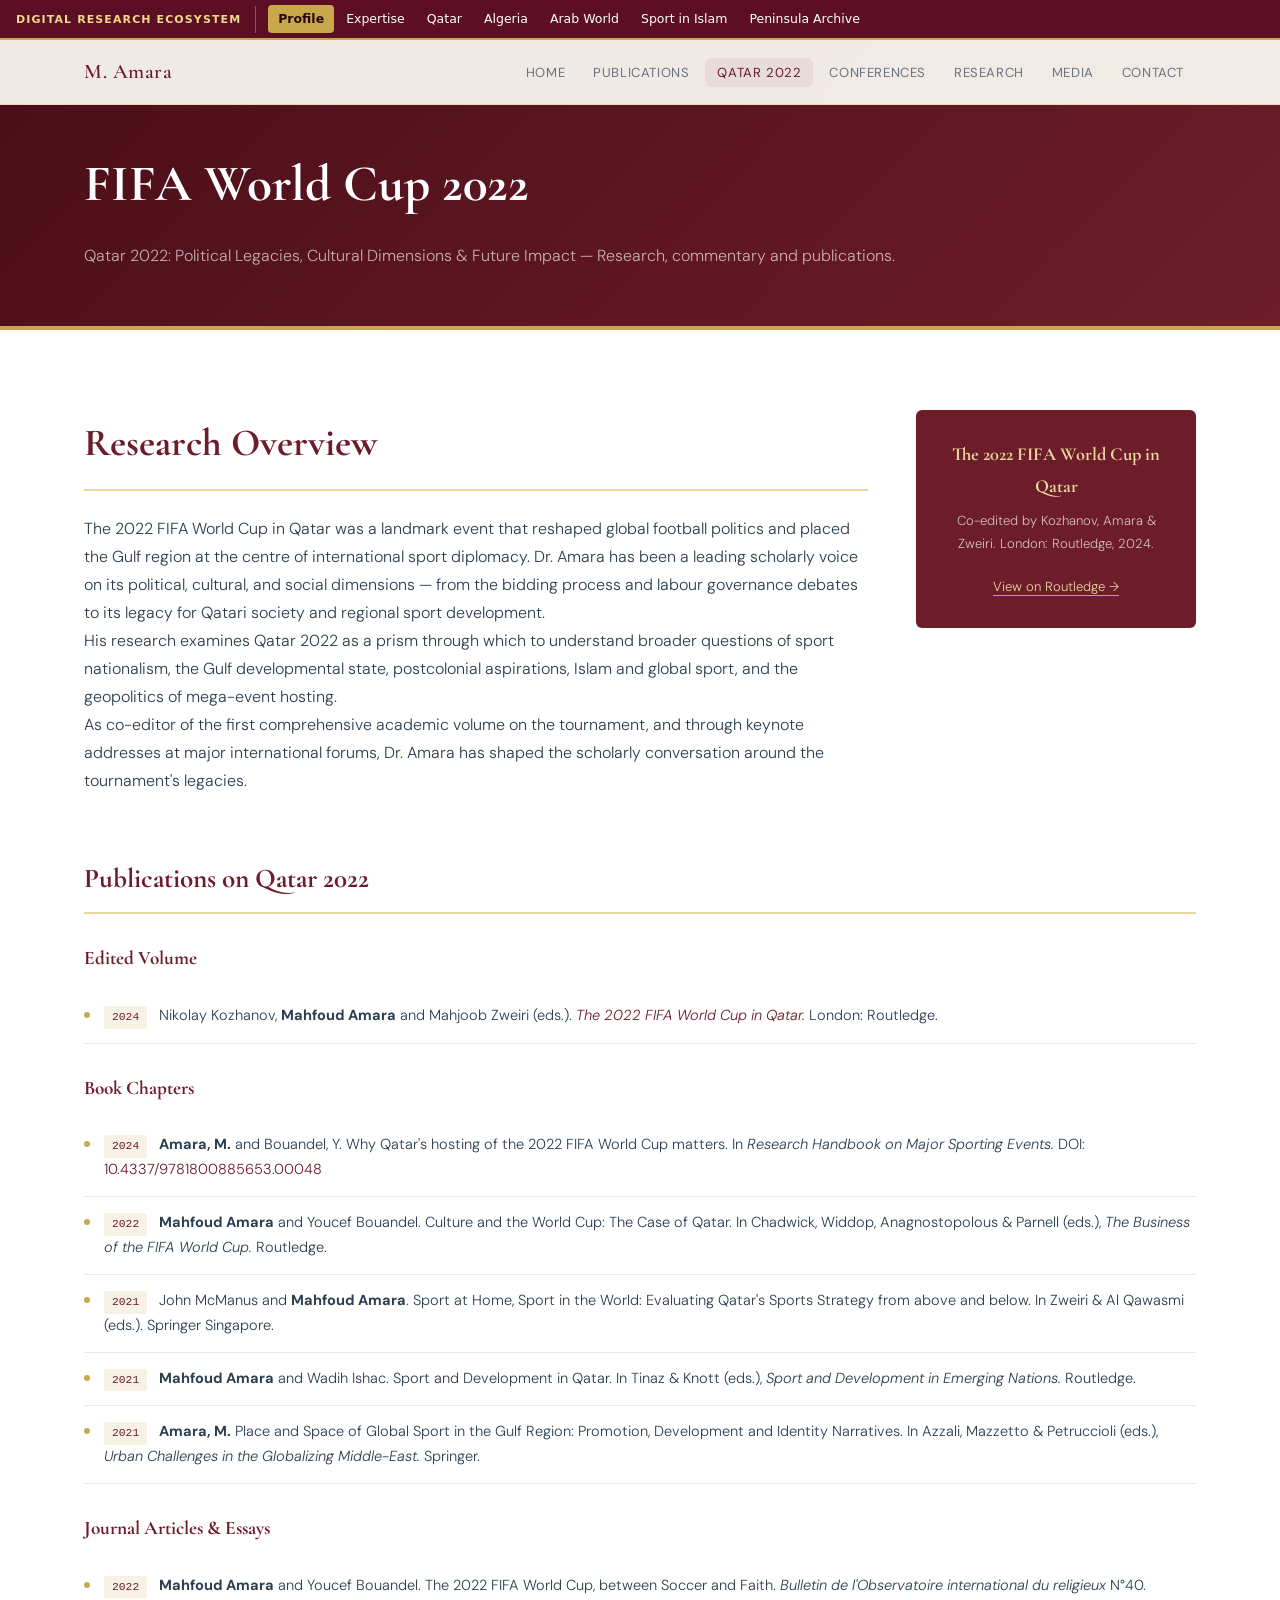
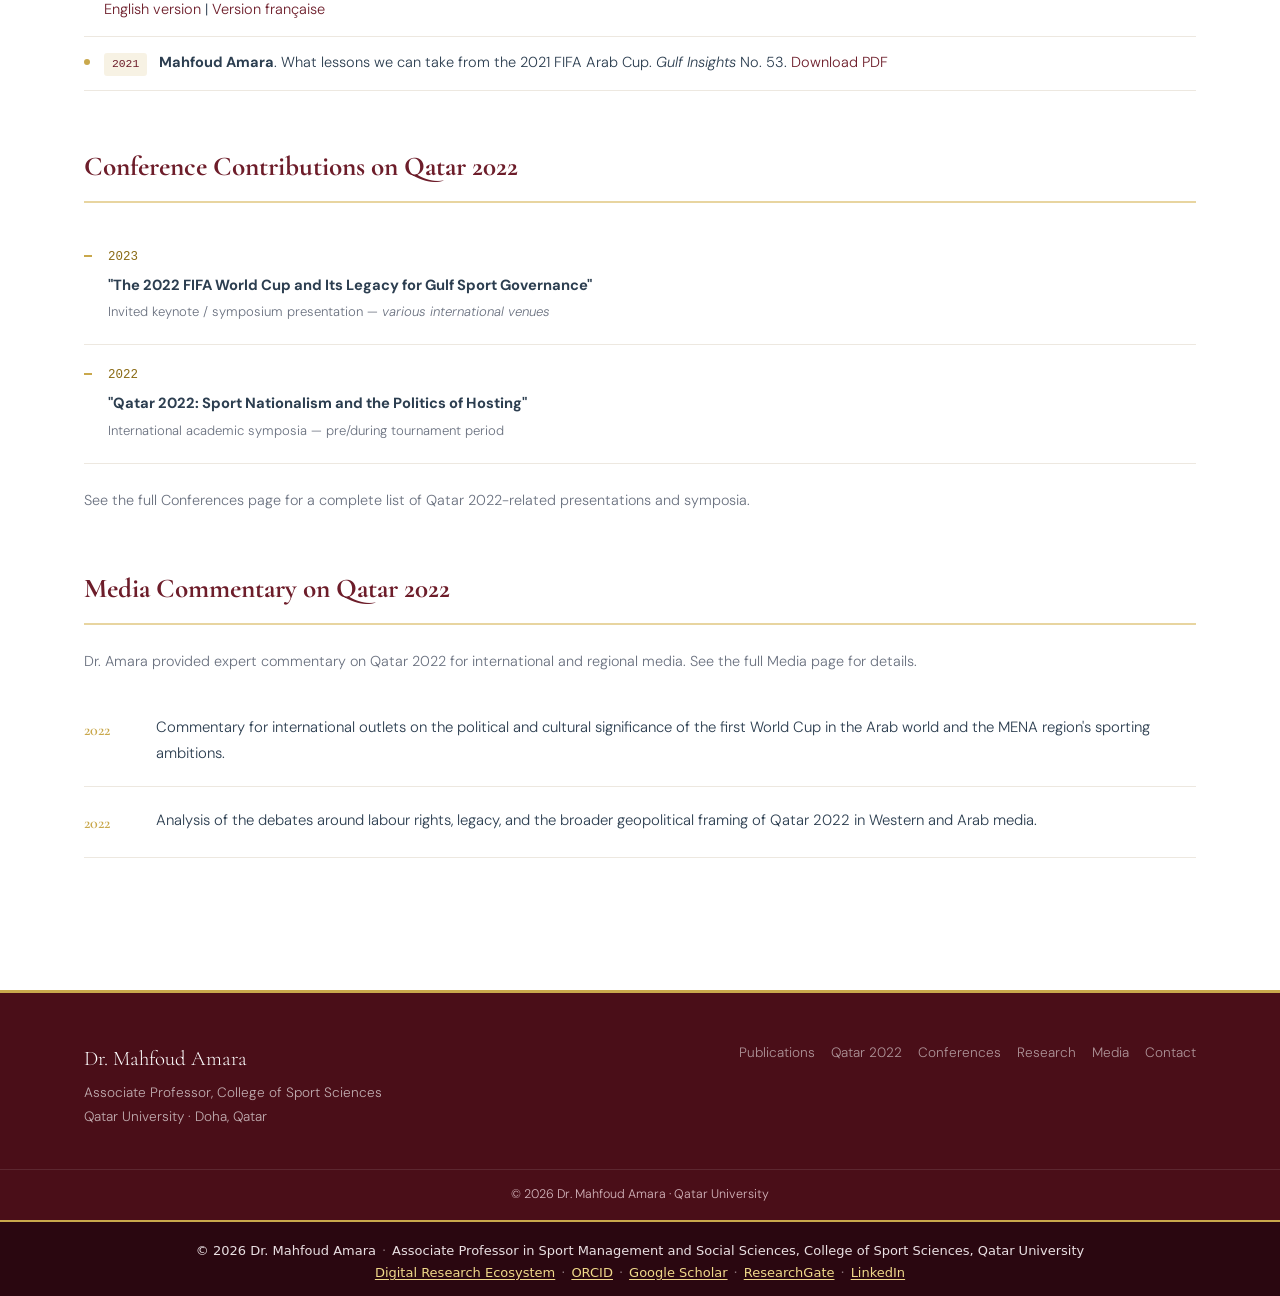
<file: world-cup-2022.html>
<!DOCTYPE html>
<html lang="en">
<head>
  <meta charset="UTF-8">
  <meta name="viewport" content="width=device-width, initial-scale=1.0">
<link rel="preconnect" href="https://fonts.gstatic.com" crossorigin>
<meta name="description" content="Research, publications and commentary by Dr. Mahfoud Amara on the FIFA World Cup Qatar 2022.">
<link rel="canonical" href="https://mahfoudm33.github.io/Dr-Mahfoud-Amara-webpage-/world-cup-2022.html">
<meta name="author" content="Mahfoud Amara">
<meta property="og:type" content="website">
<meta property="og:site_name" content="Dr. Mahfoud Amara — Digital Research Ecosystem">
<meta property="og:title" content="Qatar 2022 World Cup Research | Dr. Mahfoud Amara">
<meta property="og:description" content="Research, publications and commentary by Dr. Mahfoud Amara on the FIFA World Cup Qatar 2022.">
<meta property="og:url" content="https://mahfoudm33.github.io/Dr-Mahfoud-Amara-webpage-/world-cup-2022.html">
<meta name="twitter:card" content="summary">
<meta name="theme-color" content="#5c0f24">
<link rel="icon" type="image/svg+xml" href="data:image/svg+xml,%3Csvg xmlns='http://www.w3.org/2000/svg' viewBox='0 0 32 32'%3E%3Crect width='32' height='32' rx='6' fill='%235c0f24'/%3E%3Ctext x='16' y='21.5' text-anchor='middle' font-family='Georgia,serif' font-size='15' font-weight='700' fill='%23e6c86e'%3EMA%3C/text%3E%3C/svg%3E">

  <title>Qatar 2022 World Cup Research | Dr. Mahfoud Amara</title>
  <link rel="preconnect" href="https://fonts.googleapis.com">
  <link href="https://fonts.googleapis.com/css2?family=Cormorant+Garamond:ital,wght@0,400;0,500;0,600;0,700;1,400;1,600&family=DM+Sans:ital,opsz,wght@0,9..40,300;0,9..40,400;0,9..40,500;1,9..40,300&display=swap" rel="stylesheet">
  <link rel="stylesheet" href="assets/css/style.css">
  <style>
    .wc-intro { display: grid; grid-template-columns: 1fr 280px; gap: 48px; margin-bottom: 60px; }
    .wc-book-card {
      background: var(--maroon);
      color: var(--white);
      border-radius: var(--radius);
      padding: 28px;
      text-align: center;
    }
    .wc-book-card img { margin: 0 auto 16px; border-radius: 4px; max-height: 200px; width: auto; }
    .wc-book-card h3 { font-family: var(--ff-display); font-size: 1.15em; color: var(--gold-light); margin-bottom: 8px; }
    .wc-book-card p { font-size: 0.82em; color: rgba(255,255,255,0.7); margin-bottom: 16px; }
    .wc-book-card a { color: var(--gold-light); border-bottom: 1px solid var(--gold); font-size: 0.82em; }
    @media(max-width:768px){ .wc-intro{ grid-template-columns: 1fr; } }
  </style>
<style id="mae-shared">
/* Shared Digital Research Ecosystem bar and footer — identical in every project. Edit in one place and copy to all. */
:where(a,button,input,select,textarea,summary,[tabindex]):focus-visible{outline:2px solid #c9a84c;outline-offset:2px}
.mae-bar,.mae-foot{box-sizing:border-box;font-family:system-ui,-apple-system,"Segoe UI",Roboto,Arial,sans-serif;direction:ltr;text-align:left}
.mae-bar *,.mae-foot *{box-sizing:border-box}
.mae-bar a,.mae-foot a{all:unset;cursor:pointer}
.mae-bar{display:flex;align-items:center;gap:12px;width:100%;height:40px;flex:0 0 40px;margin:0;padding:0 16px;background:#5c0f24;border-bottom:2px solid #c9a84c;color:#fff;font-size:12.5px;line-height:1;white-space:nowrap;overflow-x:auto;overflow-y:hidden;scrollbar-width:none;position:relative;z-index:1002}
.mae-bar::-webkit-scrollbar{display:none}
.mae-bar .mae-home{flex:0 0 auto;padding:8px 14px 8px 0;border-right:1px solid rgba(230,200,110,.4);color:#f0d98a;font-size:11px;font-weight:700;letter-spacing:.1em;text-transform:uppercase}
.mae-bar ul{display:flex;gap:2px;list-style:none;margin:0;padding:0}
.mae-bar li{margin:0;padding:0;list-style:none}
.mae-bar li a{display:block;padding:8px 10px;border-radius:4px;color:#fff;font-weight:500}
.mae-bar li a:hover,.mae-bar .mae-home:hover{background:rgba(255,255,255,.14)}
.mae-bar li a[aria-current]{background:#c9a84c;color:#2a0710;font-weight:700}
.mae-bar a:focus-visible,.mae-foot a:focus-visible{outline:2px solid #fff;outline-offset:1px}
.mae-foot{width:100%;margin:0;padding:18px 16px;background:#2a0710;border-top:2px solid #c9a84c;color:#e9dfe2;font-size:13px;line-height:1.7;text-align:center;position:relative;z-index:1}
.mae-foot a{color:#f0d98a;text-decoration:underline;text-underline-offset:2px}
.mae-foot a:hover{color:#fff}
.mae-foot .mae-sep{opacity:.5;margin:0 6px}
</style>
</head>
<body>
<div class="mae-bar" role="navigation" aria-label="Digital Research Ecosystem — projects by Dr. Mahfoud Amara"><a class="mae-home" href="https://mahfoudm33.github.io/Digital-Research-Ecosystem-Project/">Digital Research Ecosystem</a><ul><li><a href="https://mahfoudm33.github.io/Dr-Mahfoud-Amara-webpage-/" aria-current="page">Profile</a></li><li><a href="https://mahfoudm33.github.io/expertise/">Expertise</a></li><li><a href="https://mahfoudm33.github.io/Sport-in-Qatar-Research-Project/">Qatar</a></li><li><a href="https://mahfoudm33.github.io/Sport-and-Algerian-Studies/">Algeria</a></li><li><a href="https://mahfoudm33.github.io/Dr-Mahfoud-Amara-Publications-Arab-World/">Arab World</a></li><li><a href="https://mahfoudm33.github.io/Sport-in-Islam-and-Muslim-Communities-Project/">Sport in Islam</a></li><li><a href="https://mahfoudm33.github.io/Dr-Mahfoud-Amara-in-the-Peninsula-/">Peninsula Archive</a></li></ul></div>

  <nav class="nav" id="nav">
    <div class="nav-inner">
      <a href="index.html" class="nav-logo">M. Amara</a>
      <button class="nav-toggle" id="navToggle" aria-label="Menu"><span></span><span></span><span></span></button>
      <ul class="nav-links" id="navLinks">
        <li><a href="index.html">Home</a></li>
        <li><a href="publications.html">Publications</a></li>
        <li><a href="world-cup-2022.html" class="active">Qatar 2022</a></li>
        <li><a href="conferences.html">Conferences</a></li>
        <li><a href="research.html">Research</a></li>
        <li><a href="media.html">Media</a></li>
        <li><a href="contact.html">Contact</a></li>
      </ul>
    </div>
  </nav>

  <div class="page-hero">
    <div class="container">
      <h1>FIFA World Cup 2022</h1>
      <p>Qatar 2022: Political Legacies, Cultural Dimensions &amp; Future Impact — Research, commentary and publications.</p>
    </div>
  </div>

  <main class="section">
    <div class="container">

      <div class="wc-intro">
        <div class="fade-in">
          <h2 class="section-title">Research Overview</h2>
          <p>The 2022 FIFA World Cup in Qatar was a landmark event that reshaped global football politics and placed the Gulf region at the centre of international sport diplomacy. Dr. Amara has been a leading scholarly voice on its political, cultural, and social dimensions — from the bidding process and labour governance debates to its legacy for Qatari society and regional sport development.</p>
          <p>His research examines Qatar 2022 as a prism through which to understand broader questions of sport nationalism, the Gulf developmental state, postcolonial aspirations, Islam and global sport, and the geopolitics of mega-event hosting.</p>
          <p>As co-editor of the first comprehensive academic volume on the tournament, and through keynote addresses at major international forums, Dr. Amara has shaped the scholarly conversation around the tournament's legacies.</p>
        </div>
        <div class="fade-in fade-in-delay">
          <div class="wc-book-card">
            <h3>The 2022 FIFA World Cup in Qatar</h3>
            <p>Co-edited by Kozhanov, Amara &amp; Zweiri. London: Routledge, 2024.</p>
            <a href="https://doi.org/10.4324/9781003453246" target="_blank" rel="noopener noreferrer">View on Routledge →</a>
          </div>
        </div>
      </div>

      <!-- Publications on Qatar 2022 -->
      <div class="pub-section fade-in">
        <h2>Publications on Qatar 2022</h2>

        <h3>Edited Volume</h3>
        <ul class="pub-list">
          <li>
            <span class="pub-year">2024</span>
            Nikolay Kozhanov, <strong>Mahfoud Amara</strong> and Mahjoob Zweiri (eds.). <em><a href="https://doi.org/10.4324/9781003453246" target="_blank" rel="noopener noreferrer">The 2022 FIFA World Cup in Qatar.</a></em> London: Routledge.
          </li>
        </ul>

        <h3>Book Chapters</h3>
        <ul class="pub-list">
          <li>
            <span class="pub-year">2024</span>
            <strong>Amara, M.</strong> and Bouandel, Y. Why Qatar's hosting of the 2022 FIFA World Cup matters. In <em>Research Handbook on Major Sporting Events.</em> DOI: <a href="https://doi.org/10.4337/9781800885653.00048" target="_blank" rel="noopener noreferrer">10.4337/9781800885653.00048</a>
          </li>
          <li>
            <span class="pub-year">2022</span>
            <strong>Mahfoud Amara</strong> and Youcef Bouandel. Culture and the World Cup: The Case of Qatar. In Chadwick, Widdop, Anagnostopolous &amp; Parnell (eds.), <em>The Business of the FIFA World Cup.</em> Routledge.
          </li>
          <li>
            <span class="pub-year">2021</span>
            John McManus and <strong>Mahfoud Amara</strong>. Sport at Home, Sport in the World: Evaluating Qatar's Sports Strategy from above and below. In Zweiri &amp; Al Qawasmi (eds.). Springer Singapore.
          </li>
          <li>
            <span class="pub-year">2021</span>
            <strong>Mahfoud Amara</strong> and Wadih Ishac. Sport and Development in Qatar. In Tinaz &amp; Knott (eds.), <em>Sport and Development in Emerging Nations.</em> Routledge.
          </li>
          <li>
            <span class="pub-year">2021</span>
            <strong>Amara, M.</strong> Place and Space of Global Sport in the Gulf Region: Promotion, Development and Identity Narratives. In Azzali, Mazzetto &amp; Petruccioli (eds.), <em>Urban Challenges in the Globalizing Middle-East.</em> Springer.
          </li>
        </ul>

        <h3>Journal Articles &amp; Essays</h3>
        <ul class="pub-list">
          <li>
            <span class="pub-year">2022</span>
            <strong>Mahfoud Amara</strong> and Youcef Bouandel. The 2022 FIFA World Cup, between Soccer and Faith. <em>Bulletin de l'Observatoire international du religieux</em> N°40.
            <br><a href="https://obsreligion.cnrs.fr/bulletin/the-2022-fifa-world-cup-between-soccer-and-faith-english-version/" target="_blank" rel="noopener noreferrer">English version</a> | <a href="https://obsreligion.cnrs.fr/bulletin/la-coupe-du-monde-2022-de-la-fifa-entre-football-et-foi-version-francaise/" target="_blank" rel="noopener noreferrer">Version française</a>
          </li>
          <li>
            <span class="pub-year">2021</span>
            <strong>Mahfoud Amara</strong>. What lessons we can take from the 2021 FIFA Arab Cup. <em>Gulf Insights</em> No. 53. <a href="https://www.qu.edu.qa/static_file/qu/research/Gulf%20Studies/documents/Gulf%20Insights%2053.pdf" target="_blank" rel="noopener noreferrer">Download PDF</a>
          </li>
        </ul>
      </div>

      <!-- Conference Contributions on Qatar 2022 -->
      <div class="pub-section fade-in">
        <h2>Conference Contributions on Qatar 2022</h2>
        <div class="conf-item">
          <div class="conf-year">2023</div>
          <div class="conf-title"><strong>"The 2022 FIFA World Cup and Its Legacy for Gulf Sport Governance"</strong></div>
          <div class="conf-venue">Invited keynote / symposium presentation — <em>various international venues</em></div>
        </div>
        <div class="conf-item">
          <div class="conf-year">2022</div>
          <div class="conf-title"><strong>"Qatar 2022: Sport Nationalism and the Politics of Hosting"</strong></div>
          <div class="conf-venue">International academic symposia — pre/during tournament period</div>
        </div>
        <p style="margin-top:24px;font-size:0.9em;color:var(--text-muted);">See the full <a href="conferences.html">Conferences page</a> for a complete list of Qatar 2022-related presentations and symposia.</p>
      </div>

      <!-- Media commentary -->
      <div class="pub-section fade-in">
        <h2>Media Commentary on Qatar 2022</h2>
        <p style="margin-bottom:20px;font-size:0.9em;color:var(--text-muted);">Dr. Amara provided expert commentary on Qatar 2022 for international and regional media. See the full <a href="media.html">Media page</a> for details.</p>
        <div class="activity-list">
          <div class="activity-item">
            <span class="activity-year">2022</span>
            <div class="activity-body">Commentary for international outlets on the political and cultural significance of the first World Cup in the Arab world and the MENA region's sporting ambitions.</div>
          </div>
          <div class="activity-item">
            <span class="activity-year">2022</span>
            <div class="activity-body">Analysis of the debates around labour rights, legacy, and the broader geopolitical framing of Qatar 2022 in Western and Arab media.</div>
          </div>
        </div>
      </div>

    </div>
  </main>

  <footer class="site-footer">
    <div class="container footer-inner">
      <div class="footer-brand">
        <p class="footer-name">Dr. Mahfoud Amara</p>
        <p class="footer-role">Associate Professor, College of Sport Sciences</p>
        <p class="footer-inst">Qatar University · Doha, Qatar</p>
      </div>
      <nav class="footer-nav">
        <a href="publications.html">Publications</a>
        <a href="world-cup-2022.html">Qatar 2022</a>
        <a href="conferences.html">Conferences</a>
        <a href="research.html">Research</a>
        <a href="media.html">Media</a>
        <a href="contact.html">Contact</a>
      </nav>
    </div>
    <div class="footer-bottom"><p>© 2026 Dr. Mahfoud Amara · Qatar University</p></div>
  </footer>
<div class="mae-foot" role="complementary" aria-label="About the author and the Digital Research Ecosystem">© 2026 Dr. Mahfoud Amara<span class="mae-sep" aria-hidden="true">·</span>Associate Professor in Sport Management and Social Sciences, College of Sport Sciences, Qatar University<br><a href="https://mahfoudm33.github.io/Digital-Research-Ecosystem-Project/">Digital Research Ecosystem</a><span class="mae-sep" aria-hidden="true">·</span><a href="https://orcid.org/0000-0002-1418-6710" rel="me noopener">ORCID</a><span class="mae-sep" aria-hidden="true">·</span><a href="https://scholar.google.com/citations?user=39pE9mIAAAAJ" rel="me noopener">Google Scholar</a><span class="mae-sep" aria-hidden="true">·</span><a href="https://www.researchgate.net/profile/Mahfoud-Amara" rel="me noopener">ResearchGate</a><span class="mae-sep" aria-hidden="true">·</span><a href="https://www.linkedin.com/in/amaramahfoud" rel="me noopener">LinkedIn</a></div>
  <button class="back-to-top" id="backToTop" aria-label="Back to top">↑</button>
  <script src="assets/js/main.js" defer></script>
<script>/* keeps the fixed site header below the ecosystem bar until it scrolls away */(function(){var b=document.querySelector(".mae-bar"),n=document.querySelector('#nav');if(!b||!n)return;function f(){var o=Math.max(0,b.offsetHeight-window.scrollY);n.style.top=o+"px";}f();addEventListener("scroll",f,{passive:true});addEventListener("resize",f);})();</script>
</body>
</html>
</file>
<file: assets/css/style.css>
/* ===================================
   DR. MAHFOUD AMARA — ACADEMIC SITE
   Qatar University Color Palette:
   Deep Maroon: #6D1D2A / #4A0E18
   Gold:        #C9A84C / #E8D5A0
   Warm Ivory:  #F7F4EF
   Slate Text:  #2C3E50
   =================================== */

*, *::before, *::after { box-sizing: border-box; margin: 0; padding: 0; }

:root {
  --maroon:      #6D1D2A;
  --maroon-dark: #4A0E18;
  --maroon-mid:  #8B2535;
  --gold:        #C9A84C;
  --gold-light:  #E8D5A0;
  --ivory:       #F7F4EF;
  --ivory-dark:  #EDE8E0;
  --text:        #2C3E50;
  --text-muted:  #6B7280;
  --white:       #FFFFFF;
  --border:      rgba(201,168,76,0.25);
  --shadow:      rgba(74,14,24,0.12);

  --ff-display: 'Cormorant Garamond', Georgia, serif;
  --ff-body:    'DM Sans', system-ui, sans-serif;

  --max-w: 1160px;
  --radius: 6px;
}

html { scroll-behavior: smooth; font-size: 16px; }

body {
  font-family: var(--ff-body);
  color: var(--text);
  background: var(--ivory);
  line-height: 1.75;
  font-weight: 300;
}

a { color: inherit; text-decoration: none; }

img { max-width: 100%; display: block; }

/* ---- Utility ---- */
.container { max-width: var(--max-w); margin: 0 auto; padding: 0 24px; }
.center-link { text-align: center; margin-top: 40px; }

/* ---- Navigation ---- */
.nav {
  position: fixed; top: 0; left: 0; right: 0; z-index: 100;
  background: rgba(247,244,239,0.96);
  backdrop-filter: blur(10px);
  border-bottom: 1px solid var(--border);
  transition: box-shadow 0.3s;
}
.nav.scrolled { box-shadow: 0 2px 20px var(--shadow); }

.nav-inner {
  max-width: var(--max-w);
  margin: 0 auto;
  padding: 0 24px;
  display: flex;
  align-items: center;
  justify-content: space-between;
  height: 64px;
}

.nav-logo {
  font-family: var(--ff-display);
  font-weight: 600;
  font-size: 1.3em;
  color: var(--maroon);
  letter-spacing: 0.5px;
}

.nav-links {
  display: flex;
  list-style: none;
  gap: 4px;
}
.nav-links a {
  font-size: 0.82em;
  font-weight: 400;
  letter-spacing: 0.6px;
  text-transform: uppercase;
  color: var(--text-muted);
  padding: 6px 12px;
  border-radius: var(--radius);
  transition: color 0.2s, background 0.2s;
}
.nav-links a:hover,
.nav-links a.active { color: var(--maroon); background: rgba(109,29,42,0.07); }

.nav-toggle {
  display: none;
  flex-direction: column;
  gap: 5px;
  background: none;
  border: none;
  cursor: pointer;
  padding: 8px;
}
.nav-toggle span {
  width: 24px; height: 2px;
  background: var(--maroon);
  display: block;
  transition: transform 0.3s;
}

/* ---- Hero ---- */
.hero {
  position: relative;
  min-height: 100vh;
  display: flex;
  align-items: center;
  padding-top: 64px;
  overflow: hidden;
}

.hero-bg {
  position: absolute; inset: 0;
  background: linear-gradient(135deg, var(--maroon-dark) 0%, var(--maroon) 40%, #9B2D3E 100%);
}
.hero-bg::before {
  content: '';
  position: absolute; inset: 0;
  background: url("data:image/svg+xml,%3Csvg width='60' height='60' viewBox='0 0 60 60' xmlns='http://www.w3.org/2000/svg'%3E%3Cg fill='none' fill-rule='evenodd'%3E%3Cg fill='%23ffffff' fill-opacity='0.03'%3E%3Cpath d='M36 34v-4h-2v4h-4v2h4v4h2v-4h4v-2h-4zm0-30V0h-2v4h-4v2h4v4h2V6h4V4h-4zM6 34v-4H4v4H0v2h4v4h2v-4h4v-2H6zM6 4V0H4v4H0v2h4v4h2V6h4V4H6z'/%3E%3C/g%3E%3C/g%3E%3C/svg%3E");
}

.hero-stripe {
  position: absolute; bottom: 0; left: 0; right: 0;
  height: 6px;
  background: linear-gradient(90deg, var(--gold), var(--gold-light), var(--gold));
}

.hero-content {
  position: relative; z-index: 1;
  max-width: var(--max-w);
  margin: 0 auto;
  padding: 80px 24px;
  display: flex;
  align-items: center;
  gap: 60px;
}

.hero-photo-wrap {
  flex-shrink: 0;
  width: 200px; height: 200px;
  border-radius: 50%;
  overflow: hidden;
  border: 4px solid var(--gold);
  box-shadow: 0 0 0 8px rgba(201,168,76,0.2);
}
.hero-photo { width: 100%; height: 100%; object-fit: cover; }
.hero-photo-fallback {
  width: 100%; height: 100%;
  background: var(--maroon-mid);
  display: none;
  align-items: center;
  justify-content: center;
  font-family: var(--ff-display);
  font-size: 3em;
  color: var(--gold-light);
  font-weight: 600;
}

.hero-label {
  font-size: 0.8em;
  letter-spacing: 2px;
  text-transform: uppercase;
  color: var(--gold-light);
  margin-bottom: 12px;
  opacity: 0.85;
}
.hero-name {
  font-family: var(--ff-display);
  font-size: clamp(2.4em, 5vw, 4em);
  font-weight: 700;
  color: var(--white);
  line-height: 1.1;
  margin-bottom: 8px;
}
.hero-title {
  font-family: var(--ff-display);
  font-size: 1.35em;
  font-weight: 400;
  font-style: italic;
  color: var(--gold-light);
  margin-bottom: 4px;
}
.hero-subtitle {
  font-size: 0.9em;
  color: rgba(255,255,255,0.6);
  margin-bottom: 20px;
}
.hero-ids {
  display: flex;
  gap: 16px;
  flex-wrap: wrap;
  margin-bottom: 28px;
}
.hero-ids span {
  font-size: 0.75em;
  color: rgba(255,255,255,0.5);
  letter-spacing: 0.5px;
  font-family: monospace;
}
.hero-links { display: flex; gap: 12px; flex-wrap: wrap; }

.hero-btn {
  display: inline-block;
  padding: 10px 24px;
  border-radius: 4px;
  font-size: 0.85em;
  font-weight: 500;
  letter-spacing: 0.5px;
  background: var(--gold);
  color: var(--maroon-dark);
  transition: background 0.2s, transform 0.2s;
}
.hero-btn:hover { background: var(--gold-light); transform: translateY(-1px); }
.hero-btn-outline {
  background: transparent;
  border: 1px solid rgba(201,168,76,0.5);
  color: var(--gold-light);
}
.hero-btn-outline:hover { background: rgba(201,168,76,0.15); }

/* ---- Sections ---- */
.section { padding: 80px 0; }
.section:nth-child(even) { background: var(--white); }

.section-title {
  font-family: var(--ff-display);
  font-size: clamp(1.8em, 3vw, 2.5em);
  color: var(--maroon);
  margin-bottom: 24px;
  padding-bottom: 12px;
  border-bottom: 2px solid var(--gold-light);
}
.section-intro {
  max-width: 700px;
  color: var(--text-muted);
  margin-bottom: 40px;
  font-size: 1.05em;
}

/* About two-col */
.two-col {
  display: grid;
  grid-template-columns: 1fr 360px;
  gap: 60px;
  align-items: start;
}

.about-text p { margin-bottom: 16px; max-width: 65ch; }

.sub-title {
  font-family: var(--ff-display);
  font-size: 1.3em;
  color: var(--maroon);
  margin: 32px 0 16px;
}

.tag-cloud { display: flex; flex-wrap: wrap; gap: 8px; }
.tag {
  background: rgba(109,29,42,0.07);
  color: var(--maroon);
  border: 1px solid rgba(109,29,42,0.15);
  padding: 5px 12px;
  border-radius: 20px;
  font-size: 0.82em;
  font-weight: 400;
  transition: background 0.2s;
}
.tag:hover { background: rgba(109,29,42,0.13); }

/* Sidebar cards */
.sidebar-card {
  background: var(--white);
  border: 1px solid var(--border);
  border-radius: var(--radius);
  padding: 24px;
  margin-bottom: 20px;
  transition: box-shadow 0.3s;
}
.sidebar-card:hover { box-shadow: 0 4px 20px var(--shadow); }
.sidebar-card h3 {
  font-family: var(--ff-display);
  color: var(--maroon);
  font-size: 1.15em;
  margin-bottom: 12px;
  padding-bottom: 8px;
  border-bottom: 1px solid var(--gold-light);
}

.book-list, .profile-links { list-style: none; }
.book-list li, .profile-links li { margin-bottom: 10px; font-size: 0.88em; }
.book-list a, .profile-links a {
  color: var(--maroon);
  border-bottom: 1px solid transparent;
  transition: border-color 0.2s;
}
.book-list a:hover, .profile-links a:hover { border-color: var(--gold); }

.arabic-text {
  font-size: 0.9em;
  line-height: 1.9;
  direction: rtl;
  text-align: right;
  color: var(--text-muted);
}

/* Featured cards */
.featured-grid {
  display: grid;
  grid-template-columns: repeat(3,1fr);
  gap: 24px;
}
.featured-card {
  display: block;
  border: 1px solid var(--border);
  border-radius: var(--radius);
  overflow: hidden;
  transition: transform 0.3s, box-shadow 0.3s;
}
.featured-card:hover { transform: translateY(-4px); box-shadow: 0 12px 40px var(--shadow); }
.featured-card-inner { padding: 28px; background: var(--white); height: 100%; display: flex; flex-direction: column; }
.featured-label {
  font-size: 0.72em;
  letter-spacing: 1.5px;
  text-transform: uppercase;
  color: var(--gold);
  margin-bottom: 10px;
  font-weight: 500;
}
.featured-card h3 {
  font-family: var(--ff-display);
  color: var(--maroon);
  font-size: 1.25em;
  margin-bottom: 12px;
  line-height: 1.3;
}
.featured-card p {
  color: var(--text-muted);
  font-size: 0.88em;
  flex: 1;
}
.card-link {
  display: inline-block;
  margin-top: 16px;
  font-size: 0.82em;
  font-weight: 500;
  color: var(--maroon);
  letter-spacing: 0.3px;
}

/* Stats strip */
.stats-strip {
  background: var(--maroon-dark);
  padding: 56px 0;
  border-top: 3px solid var(--gold);
  border-bottom: 3px solid var(--gold);
}
.stats-grid {
  display: grid;
  grid-template-columns: repeat(5, 1fr);
  gap: 24px;
  text-align: center;
}
.stat { display: flex; flex-direction: column; gap: 6px; }
.stat-num {
  font-family: var(--ff-display);
  font-size: 3em;
  font-weight: 700;
  color: var(--gold);
  line-height: 1;
}
.stat-label {
  font-size: 0.8em;
  color: rgba(255,255,255,0.6);
  text-transform: uppercase;
  letter-spacing: 0.8px;
}

/* Activity list */
.activity-list { display: flex; flex-direction: column; gap: 0; }
.activity-item {
  display: flex;
  gap: 24px;
  padding: 20px 0;
  border-bottom: 1px solid var(--ivory-dark);
}
.activity-year {
  flex-shrink: 0;
  width: 48px;
  font-family: var(--ff-display);
  font-size: 1em;
  font-weight: 600;
  color: var(--gold);
  padding-top: 2px;
}
.activity-body { font-size: 0.93em; }
.activity-body strong { color: var(--maroon); font-weight: 500; }
.activity-body em { color: var(--text-muted); }

/* ---- Buttons ---- */
.btn-primary {
  display: inline-block;
  padding: 12px 32px;
  background: var(--maroon);
  color: var(--white);
  border-radius: 4px;
  font-size: 0.88em;
  font-weight: 500;
  letter-spacing: 0.5px;
  transition: background 0.2s, transform 0.2s;
}
.btn-primary:hover { background: var(--maroon-dark); transform: translateY(-1px); }

.btn-outline {
  display: inline-block;
  padding: 10px 28px;
  border: 1.5px solid var(--maroon);
  color: var(--maroon);
  border-radius: 4px;
  font-size: 0.88em;
  font-weight: 500;
  transition: background 0.2s;
}
.btn-outline:hover { background: var(--maroon); color: var(--white); }

/* ---- Book Covers Gallery ---- */
.book-covers-grid {
  display: grid;
  grid-template-columns: repeat(5, 1fr);
  gap: 20px;
  margin-bottom: 40px;
}
.book-cover-item {
  display: flex;
  flex-direction: column;
  align-items: center;
  text-align: center;
  text-decoration: none;
  group: true;
  transition: transform 0.3s;
}
.book-cover-item:hover { transform: translateY(-4px); }
.book-cover-item img {
  width: 100%;
  height: 200px;
  object-fit: cover;
  border-radius: 4px;
  box-shadow: 0 4px 16px rgba(74,14,24,0.18);
  transition: box-shadow 0.3s;
  border: 1px solid var(--border);
}
.book-cover-item:hover img {
  box-shadow: 0 8px 32px rgba(74,14,24,0.28);
}
.book-cover-label {
  display: block;
  margin-top: 10px;
  font-size: 0.78em;
  font-weight: 500;
  color: var(--maroon);
  line-height: 1.3;
}
.book-cover-year {
  display: block;
  font-size: 0.72em;
  color: var(--text-muted);
  margin-top: 3px;
}
.book-cover-placeholder {
  width: 100%;
  height: 200px;
  background: linear-gradient(135deg, var(--maroon), var(--maroon-mid));
  border-radius: 4px;
  display: flex;
  align-items: center;
  justify-content: center;
  padding: 16px;
  text-align: center;
  box-shadow: 0 4px 16px rgba(74,14,24,0.18);
}
.book-cover-placeholder span {
  color: var(--gold-light);
  font-family: var(--ff-display);
  font-size: 0.88em;
  line-height: 1.4;
}
@media (max-width: 900px) {
  .book-covers-grid { grid-template-columns: repeat(3, 1fr); }
}
@media (max-width: 600px) {
  .book-covers-grid { grid-template-columns: repeat(2, 1fr); }
}

/* ---- Publications page ---- */
.pub-section { margin-bottom: 52px; }
.pub-section h2 {
  font-family: var(--ff-display);
  color: var(--maroon);
  font-size: 1.7em;
  padding-bottom: 10px;
  border-bottom: 2px solid var(--gold-light);
  margin-bottom: 24px;
}
.pub-section h3 {
  font-family: var(--ff-display);
  color: var(--maroon);
  font-size: 1.2em;
  margin: 28px 0 14px;
}

.pub-list { list-style: none; }
.pub-list li {
  padding: 14px 0 14px 20px;
  border-bottom: 1px solid var(--ivory-dark);
  font-size: 0.91em;
  line-height: 1.65;
  position: relative;
}
.pub-list li::before {
  content: '';
  position: absolute;
  left: 0; top: 22px;
  width: 6px; height: 6px;
  border-radius: 50%;
  background: var(--gold);
}
.pub-list li a {
  color: var(--maroon);
  border-bottom: 1px solid transparent;
  transition: border-color 0.2s;
}
.pub-list li a:hover { border-color: var(--gold); }
.pub-year {
  display: inline-block;
  background: rgba(201,168,76,0.15);
  color: var(--maroon);
  font-size: 0.78em;
  font-weight: 500;
  padding: 2px 8px;
  border-radius: 3px;
  margin-right: 8px;
  font-family: monospace;
}

/* ---- Page hero (inner pages) ---- */
.page-hero {
  background: linear-gradient(135deg, var(--maroon-dark), var(--maroon));
  padding: 100px 24px 56px;
  border-bottom: 4px solid var(--gold);
}
.page-hero h1 {
  font-family: var(--ff-display);
  font-size: clamp(2em, 4vw, 3.2em);
  color: var(--white);
  max-width: var(--max-w);
  margin: 0 auto;
}
.page-hero p {
  max-width: var(--max-w);
  margin: 12px auto 0;
  color: rgba(255,255,255,0.65);
  font-size: 1em;
}

/* ---- Conferences ---- */
.conf-item {
  padding: 20px 0 20px 24px;
  border-bottom: 1px solid var(--ivory-dark);
  position: relative;
}
.conf-item::before {
  content: '';
  position: absolute; left: 0; top: 28px;
  width: 8px; height: 2px;
  background: var(--gold);
}
.conf-year {
  font-size: 0.78em;
  color: var(--gold);
  font-weight: 500;
  font-family: monospace;
  margin-bottom: 4px;
}
.conf-title { font-size: 0.92em; }
.conf-venue { font-size: 0.82em; color: var(--text-muted); margin-top: 3px; }

/* ---- Research projects ---- */
.research-card {
  background: var(--white);
  border: 1px solid var(--border);
  border-left: 4px solid var(--gold);
  border-radius: var(--radius);
  padding: 24px 28px;
  margin-bottom: 20px;
  transition: box-shadow 0.3s;
}
.research-card:hover { box-shadow: 0 4px 20px var(--shadow); }
.research-card h3 { font-family: var(--ff-display); color: var(--maroon); font-size: 1.1em; margin-bottom: 8px; }
.research-card .meta { font-size: 0.82em; color: var(--gold); margin-bottom: 8px; font-weight: 500; }
.research-card p { font-size: 0.88em; color: var(--text-muted); }

/* ---- Media entries ---- */
.media-grid { display: grid; grid-template-columns: repeat(auto-fill, minmax(300px, 1fr)); gap: 20px; }
.media-card {
  background: var(--white);
  border: 1px solid var(--border);
  border-radius: var(--radius);
  padding: 20px;
  transition: box-shadow 0.3s, transform 0.2s;
}
.media-card:hover { box-shadow: 0 6px 24px var(--shadow); transform: translateY(-2px); }
.media-card .lang-badge {
  display: inline-block;
  font-size: 0.7em;
  letter-spacing: 1px;
  text-transform: uppercase;
  padding: 2px 8px;
  border-radius: 3px;
  margin-bottom: 10px;
  font-weight: 500;
}
.lang-en { background: rgba(109,29,42,0.1); color: var(--maroon); }
.lang-fr { background: rgba(0,85,164,0.1); color: #0055A4; }
.lang-ar { background: rgba(0,100,0,0.1); color: #006400; }
.media-card h4 { font-family: var(--ff-display); color: var(--maroon); font-size: 1em; margin-bottom: 6px; }
.media-card .media-outlet { font-size: 0.8em; color: var(--text-muted); }
.media-card a.read-link {
  display: inline-block;
  margin-top: 12px;
  font-size: 0.8em;
  color: var(--maroon);
  border-bottom: 1px solid var(--gold-light);
  transition: border-color 0.2s;
}
.media-card a.read-link:hover { border-color: var(--gold); }

/* ---- Footer ---- */
.site-footer {
  background: var(--maroon-dark);
  color: rgba(255,255,255,0.65);
  padding: 48px 0 0;
  border-top: 3px solid var(--gold);
}
.footer-inner {
  display: flex;
  justify-content: space-between;
  align-items: flex-start;
  gap: 40px;
  flex-wrap: wrap;
  padding-bottom: 40px;
}
.footer-name {
  font-family: var(--ff-display);
  font-size: 1.3em;
  color: var(--white);
  margin-bottom: 4px;
}
.footer-role, .footer-inst { font-size: 0.85em; }
.footer-nav { display: flex; flex-wrap: wrap; gap: 8px 16px; }
.footer-nav a {
  font-size: 0.85em;
  color: rgba(255,255,255,0.55);
  transition: color 0.2s;
}
.footer-nav a:hover { color: var(--gold-light); }
.footer-bottom {
  border-top: 1px solid rgba(255,255,255,0.1);
  padding: 14px 24px;
  text-align: center;
  font-size: 0.78em;
  color: rgba(255,255,255,0.35);
}

/* ---- Back to top ---- */
.back-to-top {
  position: fixed; bottom: 24px; right: 24px;
  width: 44px; height: 44px;
  background: var(--maroon);
  color: var(--gold-light);
  border: none; border-radius: 50%;
  font-size: 1.1em;
  cursor: pointer;
  opacity: 0; pointer-events: none;
  transition: opacity 0.3s, background 0.2s;
  z-index: 50;
  box-shadow: 0 2px 12px var(--shadow);
}
.back-to-top.visible { opacity: 1; pointer-events: auto; }
.back-to-top:hover { background: var(--maroon-dark); }

/* ---- Animations ---- */
.fade-in { opacity: 0; transform: translateY(20px); transition: opacity 0.6s ease, transform 0.6s ease; }
.fade-in.visible { opacity: 1; transform: translateY(0); }
.fade-in-delay { transition-delay: 0.15s; }

/* ---- Responsive ---- */
@media (max-width: 900px) {
  .two-col { grid-template-columns: 1fr; }
  .featured-grid { grid-template-columns: 1fr 1fr; }
  .stats-grid { grid-template-columns: repeat(3,1fr); }
}

@media (max-width: 768px) {
  .nav-links { 
    display: none; flex-direction: column; 
    position: absolute; top: 64px; left: 0; right: 0;
    background: var(--ivory);
    border-bottom: 1px solid var(--border);
    padding: 16px 24px;
    gap: 4px;
  }
  .nav-links.open { display: flex; }
  .nav-toggle { display: flex; }

  .hero-content { flex-direction: column; text-align: center; gap: 32px; padding: 60px 24px; }
  .hero-photo-wrap { width: 150px; height: 150px; }
  .hero-ids { justify-content: center; }
  .hero-links { justify-content: center; }
  .featured-grid { grid-template-columns: 1fr; }
  .stats-grid { grid-template-columns: repeat(2,1fr); }
}

@media (max-width: 500px) {
  .stats-grid { grid-template-columns: 1fr 1fr; }
  .stat-num { font-size: 2.2em; }
}

@media print {
  .nav, .back-to-top, .site-footer { display: none; }
  body { font-size: 11pt; }
  .section { padding: 20px 0; }
}

/* Visible keyboard focus */
:where(a, button, input, [tabindex]):focus-visible { outline: 2px solid #c9a84c; outline-offset: 2px; }

/* Readable contrast for small text */
.footer-bottom p { color: #d2b4ba; }
.conf-year, .research-card .meta { color: #8a6a14; }
</file>
